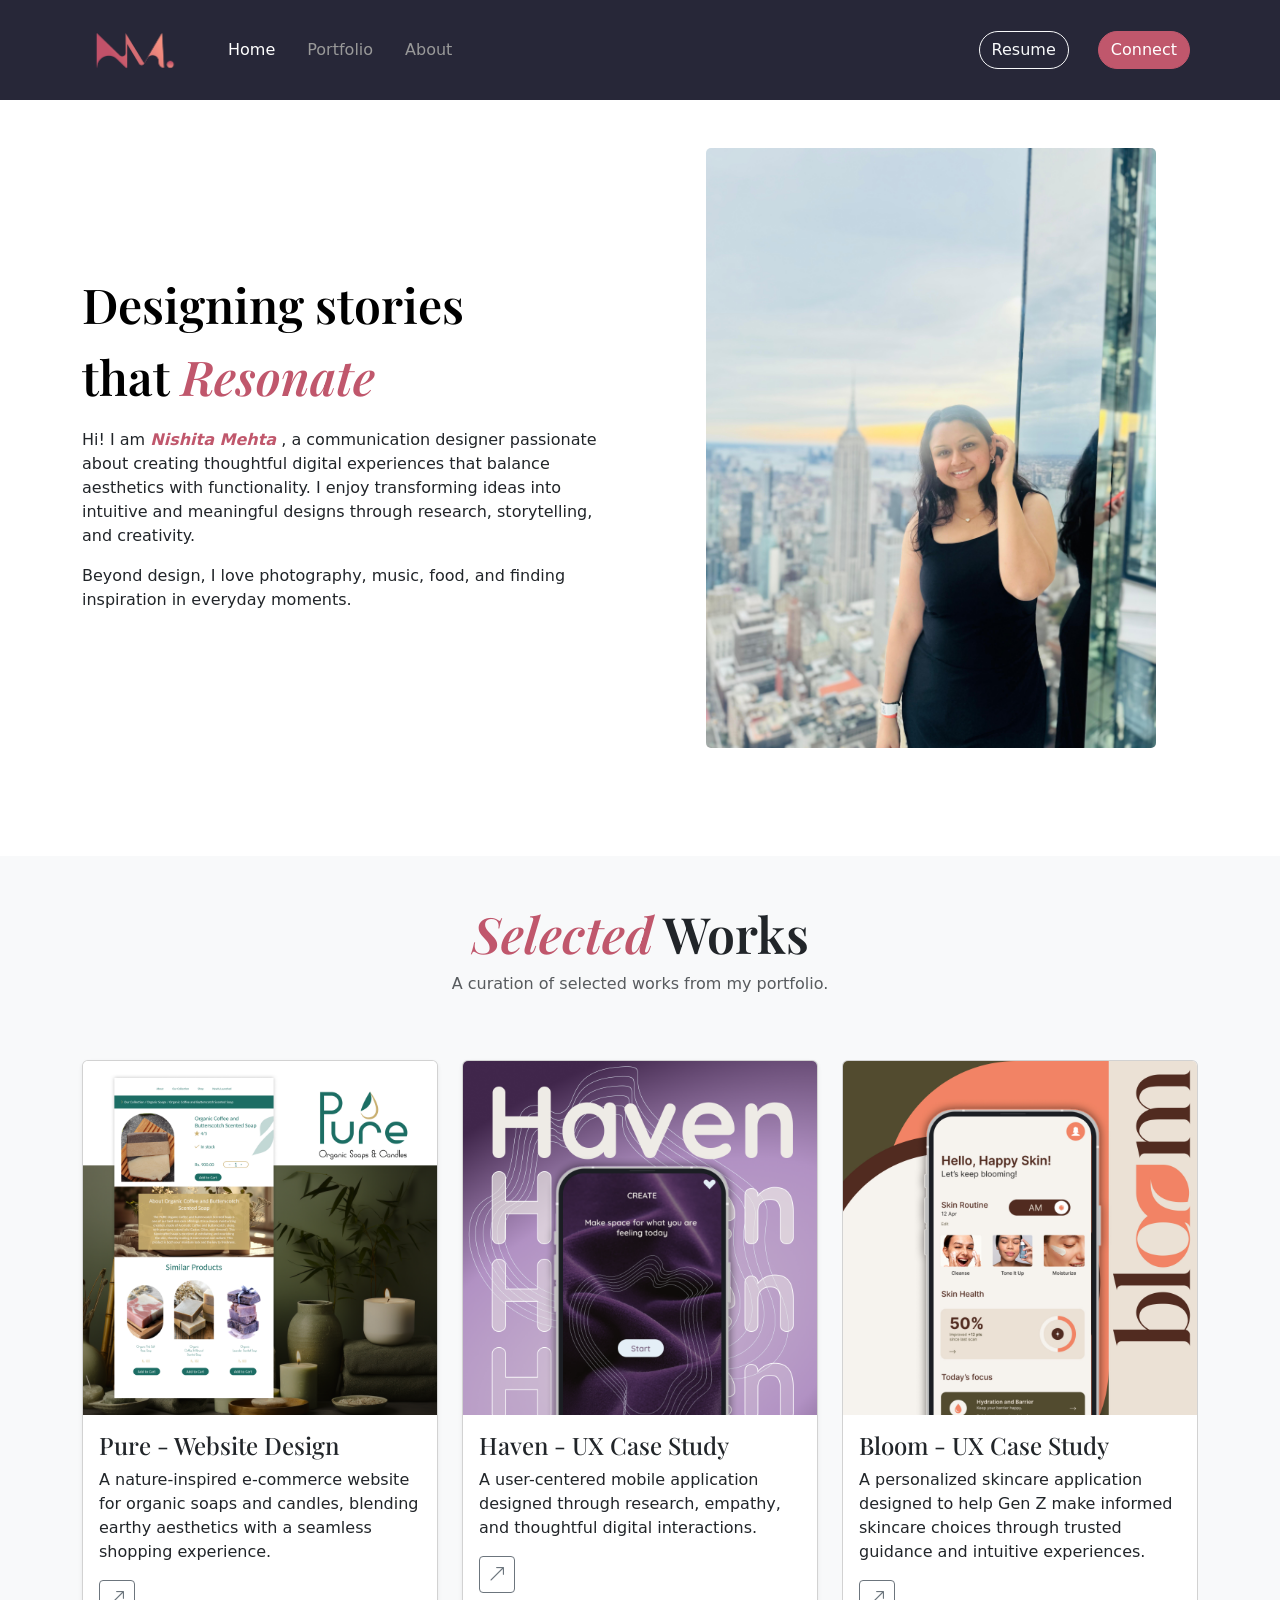
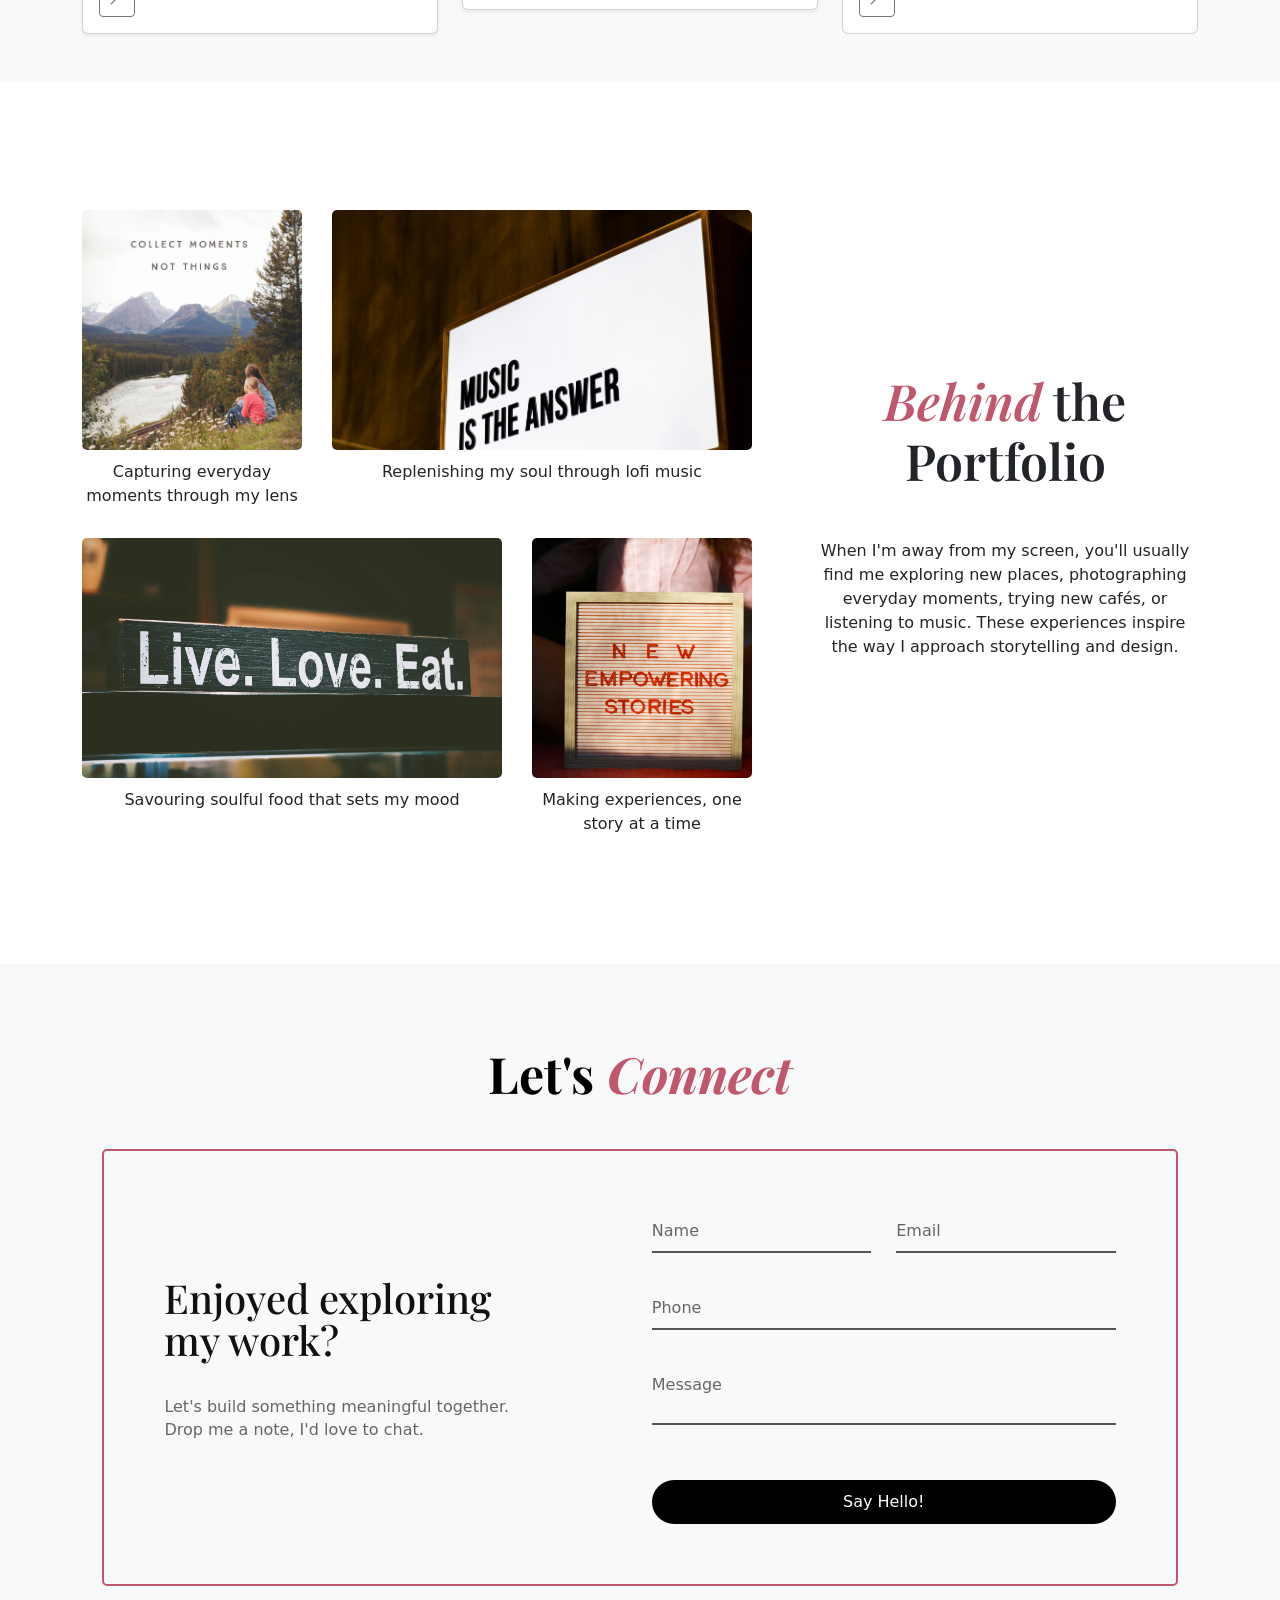
<file: index.html>
<!doctype html>
<html lang="en">

<head>
    <meta charset="UTF-8" />
    <meta name="viewport" content="width=device-width, initial-scale=1.0" />
    <title>Nishita Mehta</title>
    <link rel="icon" type="image/png" href="favicon.png">
    <link href="https://cdn.jsdelivr.net/npm/bootstrap@5.3.8/dist/css/bootstrap.min.css" rel="stylesheet"
        integrity="sha384-sRIl4kxILFvY47J16cr9ZwB07vP4J8+LH7qKQnuqkuIAvNWLzeN8tE5YBujZqJLB" crossorigin="anonymous" />
        <link rel="stylesheet"
href="https://cdn.jsdelivr.net/npm/bootstrap-icons@1.11.3/font/bootstrap-icons.min.css">
    <link rel="stylesheet" href="./style.css" />
<link rel="preconnect" href="https://fonts.googleapis.com">
<link rel="preconnect" href="https://fonts.gstatic.com" crossorigin>
<link href="https://fonts.googleapis.com/css2?family=Merriweather:ital,opsz,wght@0,18..144,300..900;1,18..144,300..900&family=Playfair+Display:ital,wght@0,400..900;1,400..900&display=swap" rel="stylesheet">
</head>

<body>
    <header class="py-0 text-bg-dark">
        <div class="container">
            <div class="d-flex flex-wrap align-items-center justify-content-center justify-content-lg-start">
                <a href="/" class="d-flex center align-items-center mb-2 mb-lg-0 text-white text-decoration-none">
                </a>
                <ul class="nav col-12 col-lg-auto me-lg-auto mb-2 align-items-center justify-content-center mb-md-0">
                   
<li class="nav-item">
    <a href="#home" class="logo-link">
        <img
            src="logo.png"
            class="logo"
            height="100"
            alt="Nishita Mehta logo"
        >
    </a>
</li>

                    <li>
                        <a href="#home" id="homeLink" class="nav-link padding px-7">Home</a>
                    </li>
                   
                    <li><a href="#portfolio" id="portfolioLink" class="nav-link px-7 text">Portfolio</a></li>
                     <li><a href="#about" id="aboutLink" class="nav-link px-7 text">About</a></li>
                </ul>

                <div class="text-end">
                    <button type="button" id="resumeBtn" target="_blank" class="btn btn-outline-light me-4">Resume</button>
                    <button type="button" id="connectBtn" class="btn filled me-2">
                        Connect
                    </button>
                </div>
            </div>
        </div>
    </header>
    <div class="container" id="home">
        <div class="row flex-lg-row-reverse align-items-center g-5 py-5">
            <div class="col-12 col-sm-10 col-lg-6">
                <img src="intro pic.jpeg" class="d-block mx-lg-auto img-fluid profile-img" alt="Bootstrap Themes" loading="lazy" />
            </div>
            <div class="col-lg-6">
                <h1 class="display-5 fw-semibold text-body-emphasis lh-base mb-3">
                    Designing stories
                    <br>
                    that
                    <span class="highlight">Resonate</span>
                </h1>
                <p class="lead">
                    Hi! I am <span class="bold fw-semibold">Nishita Mehta</span> , a communication designer passionate about
                    creating thoughtful digital experiences that balance aesthetics with
                    functionality. I enjoy transforming ideas into intuitive and
                    meaningful designs through research, storytelling, and creativity.
                    <br>
                </p>

                <p class="lead">Beyond design, I love photography, music, food, and finding
                    inspiration in everyday moments.</p>

                </p>
                <div class="d-grid gap-2 d-md-flex justify-content-md-start"></div>
            </div>
        </div>
    </div>
    <div>
        <div class="mt-60" id="portfolio">
        <div class=" album bg-body-tertiary">
            <div class="row py-lg-5 selected-works">
                <div class="col-lg-6 col-md-8 mx-auto align-items-center">
                    <h2 class="fw-semibold"><span class="highlight">Selected</span> Works</h2>
                    <p class="lead text-body-secondary">A curation of selected works from my portfolio.</p>
                    <p> </p>
                </div>
            </div>
        </div>
    </div>
    <div class="bg-body-tertiary">
    <div class="album selected-margin bg-body-tertiary">
        <div class="container">
           <div class="row row-cols-1 row-cols-md-2 row-cols-lg-3 g-4">
                <div class="col">
                    <div class="card shadow-sm"> 
<img
    src="images/pure/thumbnail1.png"
    class="card-img-top project-thumbnail"
    alt="Pure Organic Soaps and Candles website design"
    loading="lazy">

                          
                        <div class="card-body">
                             <h4>Pure - Website Design</h4>
                            <p class="card-text">A nature-inspired e-commerce website for organic soaps and candles, blending earthy aesthetics with a seamless shopping experience.</p>
                            <div class="d-flex justify-content-between align-items-center">
                                <div class="btn-group"> 
<a href="pure.html"
   class="btn btn-sm btn-outline-secondary project-btn"
   aria-label="View Pure project">

    <i class="bi bi-arrow-up-right arrow"></i>

</a>
</div>
                            </div>
                        </div>
                    </div>
                </div>
                
<!-- PROJECT 2: HAVEN -->

<div class="col">
    <div class="card shadow-sm">

        <img
            src="images/haven/thumbnail2.png"
            class="card-img-top project-thumbnail"
            alt="Haven mobile application UX design"
            loading="lazy">

        <div class="card-body">

            <h4>Haven - UX Case Study</h4>

            <p class="card-text">
                A user-centered mobile application
                designed through research, empathy,
                and thoughtful digital interactions.
            </p>

            <div class="d-flex justify-content-between align-items-center">

                <div class="btn-group">

                    <a href="haven.html"
                       class="btn btn-sm btn-outline-secondary project-btn"
                       aria-label="View Haven project">

                        <i class="bi bi-arrow-up-right arrow"></i>

                    </a>

                </div>

            </div>

        </div>

    </div>
</div>

            
<div class="col">
    <div class="card h-100">

        <img src="images/bloom/bloom.jpg"
             class="card-img-top"
             alt="Bloom Skincare Application">

        <div class="card-body">

            <h4 class="card-title">
                Bloom - UX Case Study
            </h4>

            <p class="card-text">
                A personalized skincare application designed
                to help Gen Z make informed skincare choices
                through trusted guidance and intuitive experiences.
            </p>

           <a href="bloom.html"
   class="btn btn-sm btn-outline-secondary project-btn"
   aria-label="View Bloom project">

    <i class="bi bi-arrow-up-right arrow"></i>

</a>

        </div>
    </div>
</div>

                </div>
            </div>
        </div>
    </div>
</div>
</div>

  <section class="container behind-section py-5" id="about">

   

  <div class="collage">

    <div class="collage-row">
        <div>
        <img src="./photography.jpg" class="small" alt="">
        <div class="description">Capturing everyday moments through my lens</div>
        </div>
        <div>
        <img src="./music.jpg" class="medium" alt="">
        <div class="description">Replenishing my soul through lofi music</div>
        </div>
    </div>

    <div class="collage-row reverse">
        <div>
        <img src="./food.jpg" class="medium music" alt="">
        <div class="description">Savouring soulful food that sets my mood</div>
        </div>
        <div>
        <img src="./experiences.jpg" class="small" alt="">
        <div class="description">Making experiences, one story at a time</div>
        </div>
    </div>

</div>
    
   
</div>
<div class="about-text">
         <h2 class="text-center mb-5 fw-semibold">
        <span class="highlight">Behind</span> the Portfolio
    </h2>
        <p>
            When I'm away from my screen, you'll usually find me exploring new
            places, photographing everyday moments, trying new cafés, or listening
            to music. These experiences inspire the way I approach storytelling and
            design.
        </p>
    </div>

</section>

</div>
<section class="contact-section bg-body-tertiary" id="contact">
    <h2 class="contact-title">Let's<span class="highlight"> Connect</span></h2>

    <div class="contact-box">

        <div class="contact-left">
            <h3>Enjoyed exploring<br>my work?</h3>

            <p>
                Let's build something meaningful together.<br>
                Drop me a note, I'd love to chat.
            </p>
        </div>

        <form class="contact-form" id="contactForm">

            <div class="form-row">
                <div class="input-group">
                    <input type="text" id="name" placeholder="Name" required>
                </div>

                <div class="input-group">
                    <input type="email" id="email" placeholder="Email" required>
                </div>
            </div>

            <div class="form-row">
                <div class="input-group">
                    <input type="tel" id="phone" placeholder="Phone">
                </div>
            </div>

            <div class="form-row">
                <div class="input-group full">
                    <textarea id="message" placeholder="Message"></textarea>
                </div>
            </div>

            <button type="submit" id="helloBtn">
                Say Hello!
            </button>

        </form>

    </div>
</section>
<footer>
    <div class="footer">
       
    </div>
</footer>
</div>
<script src="./script.js"></script>
</body>

</html>
</file>
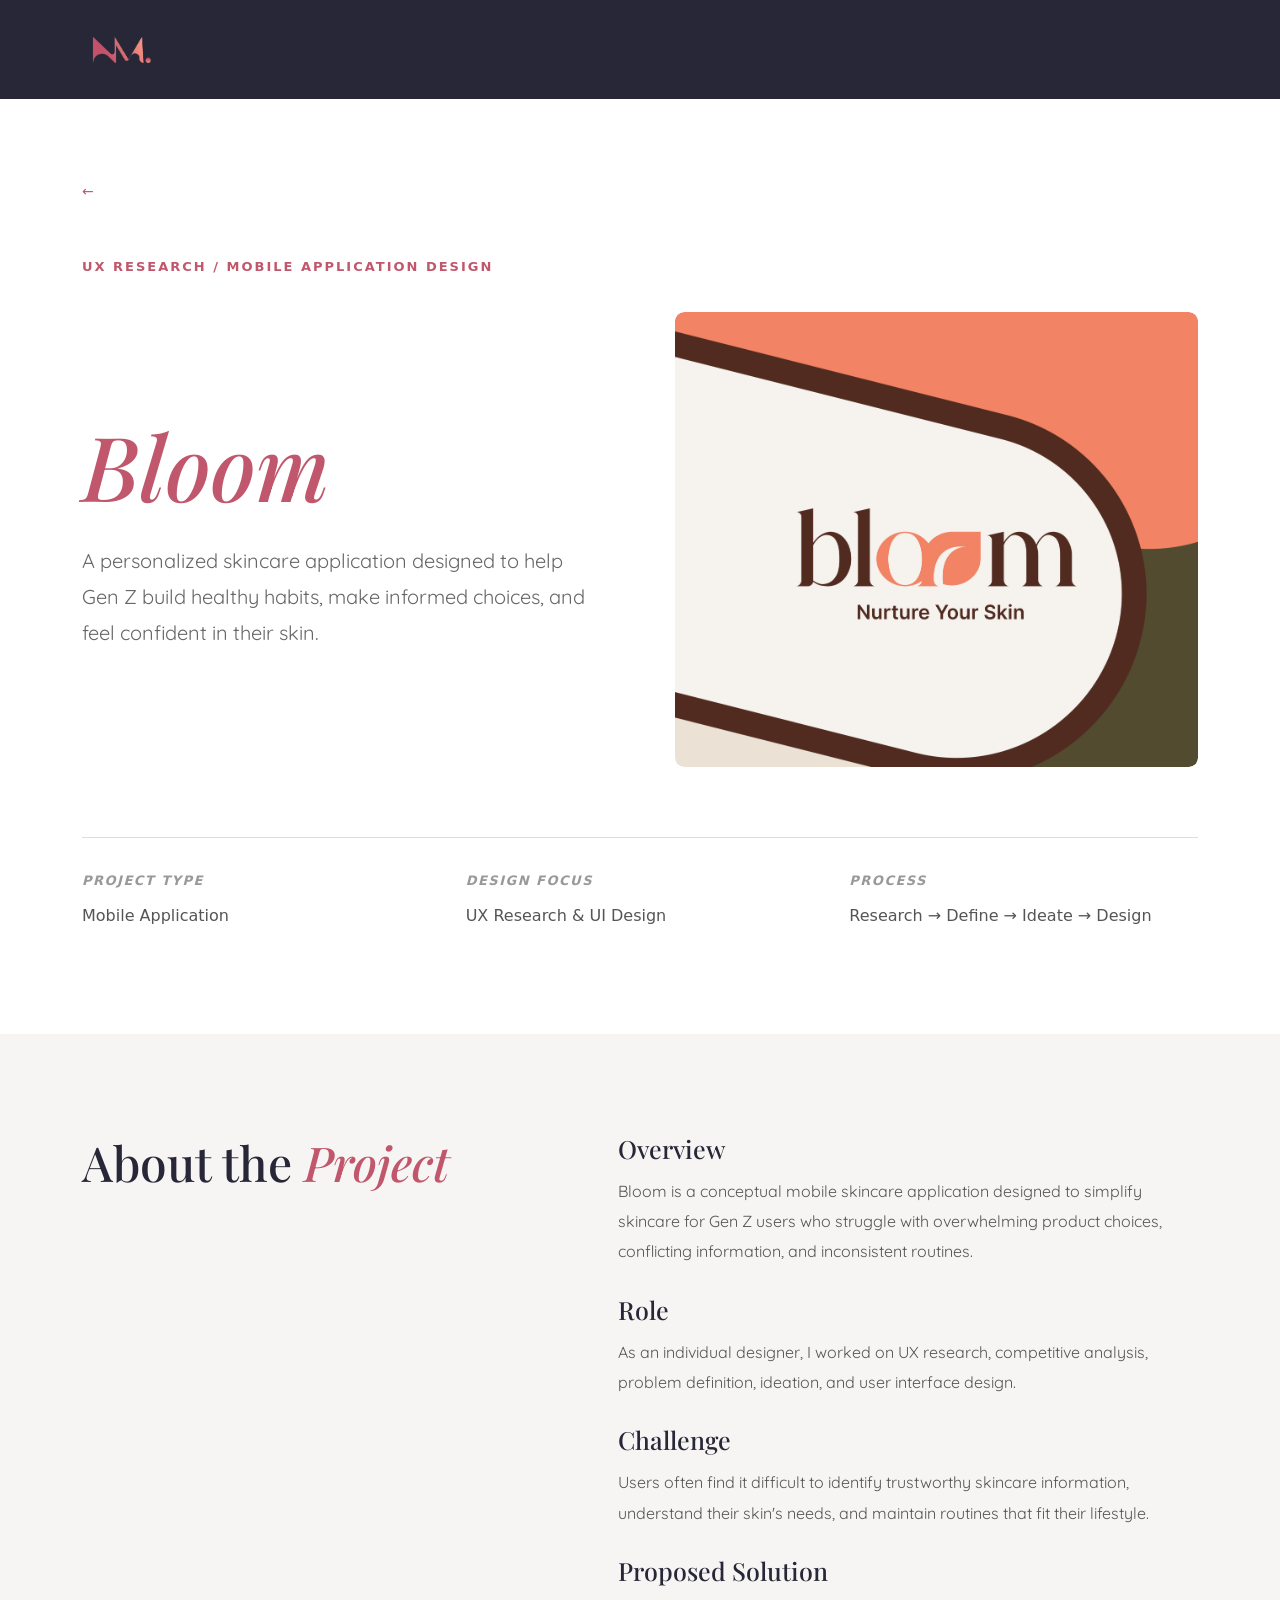
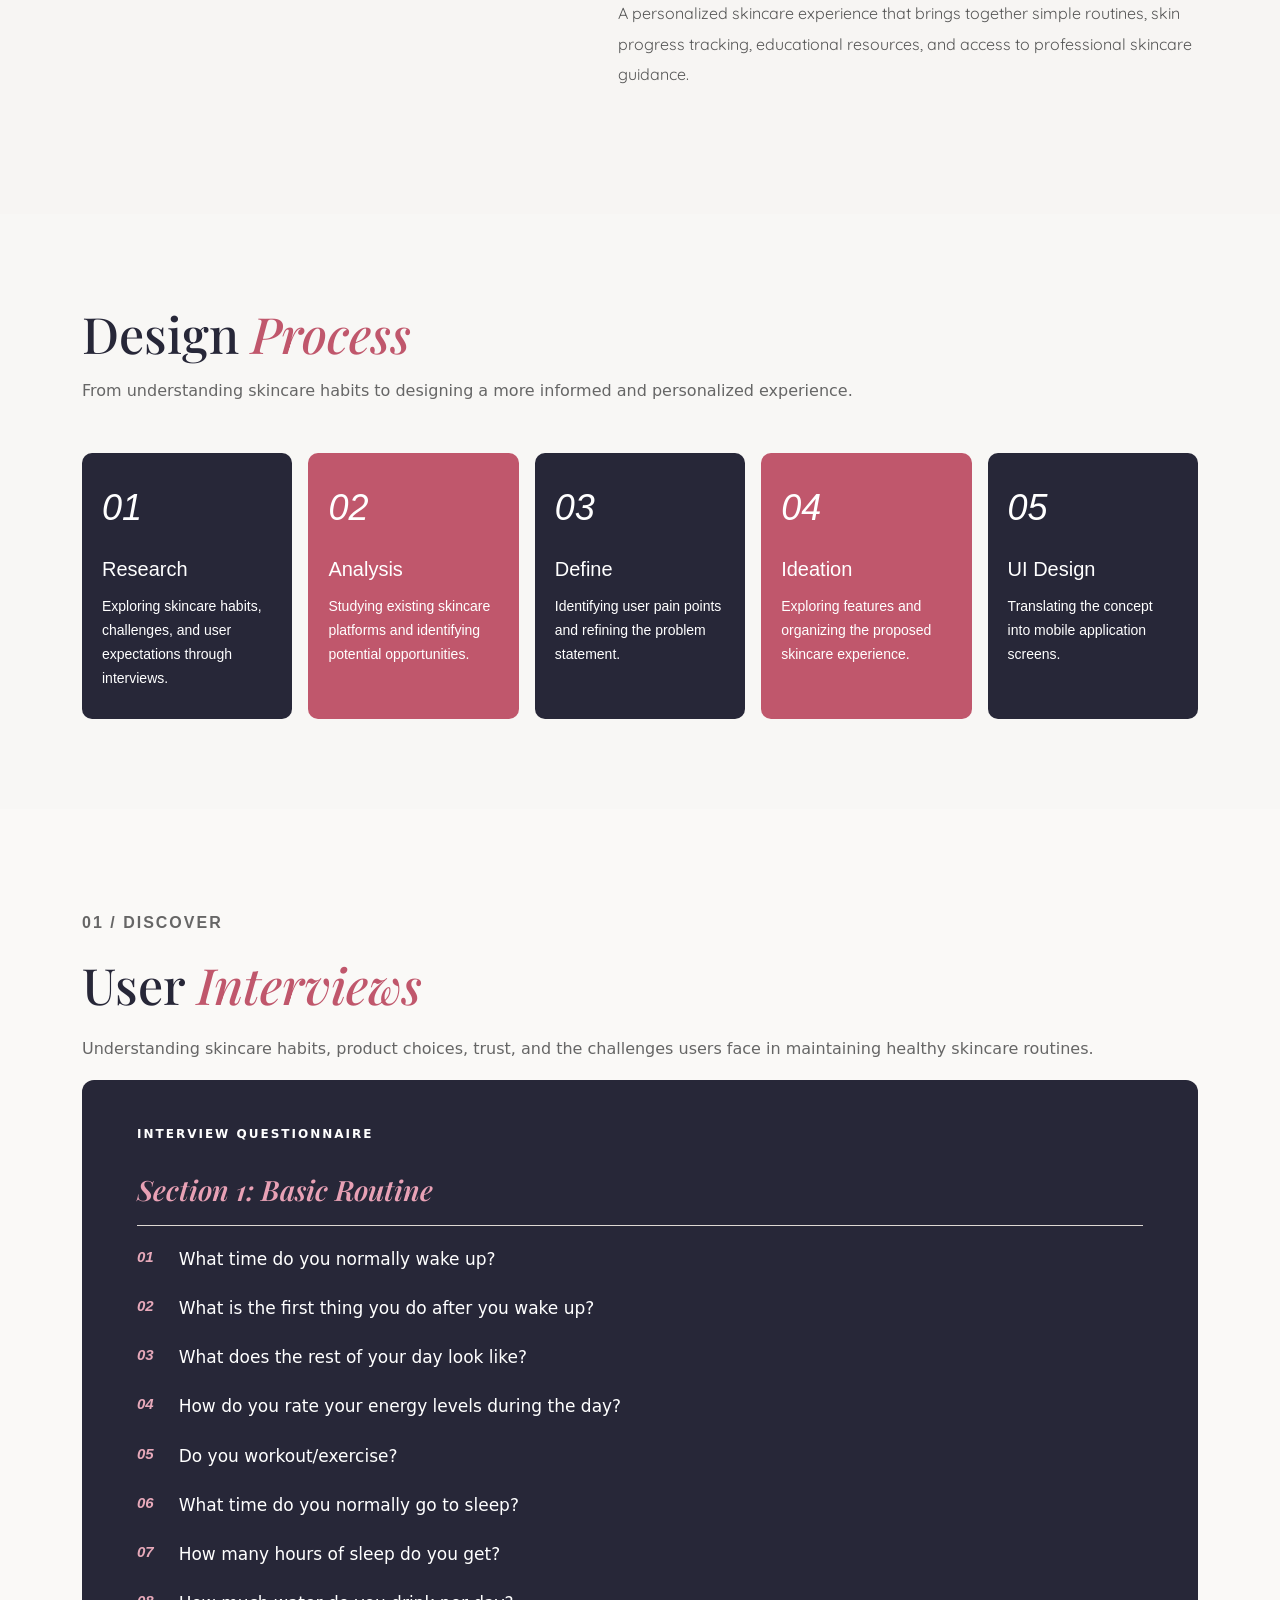
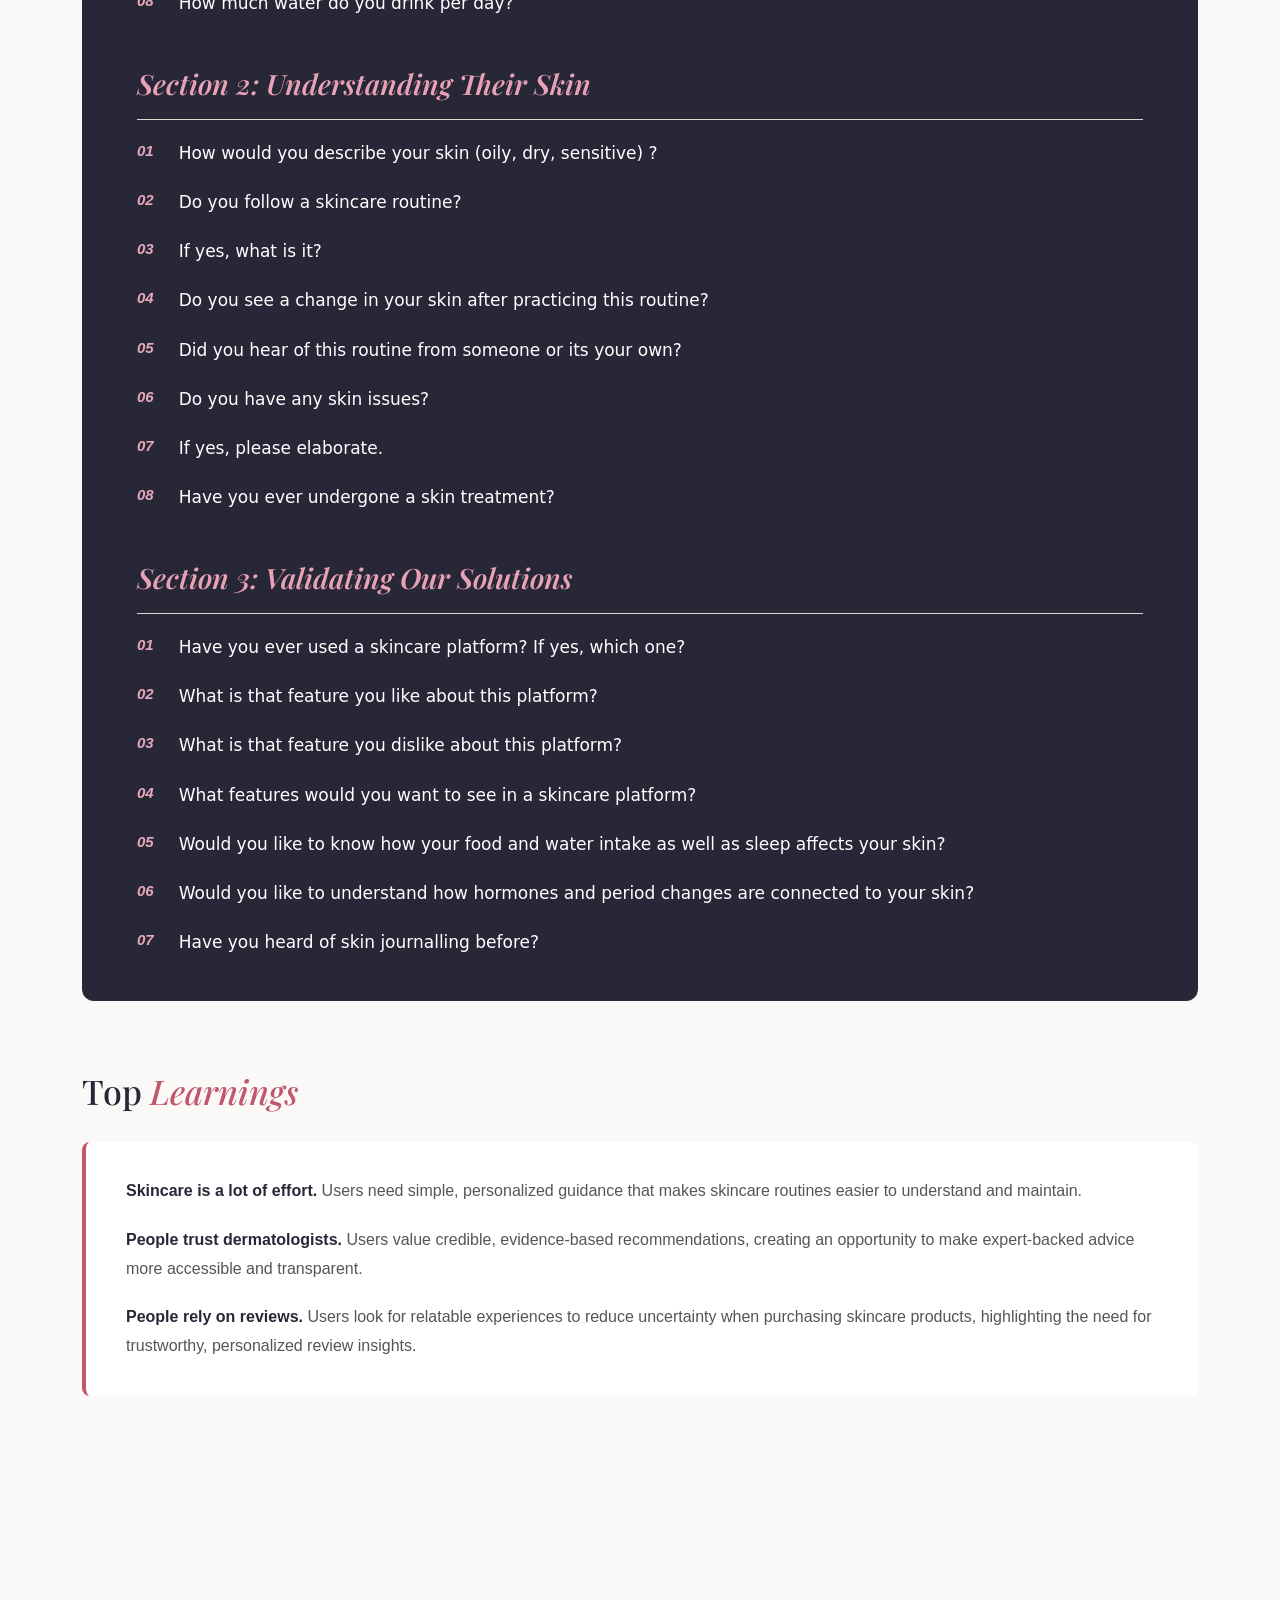
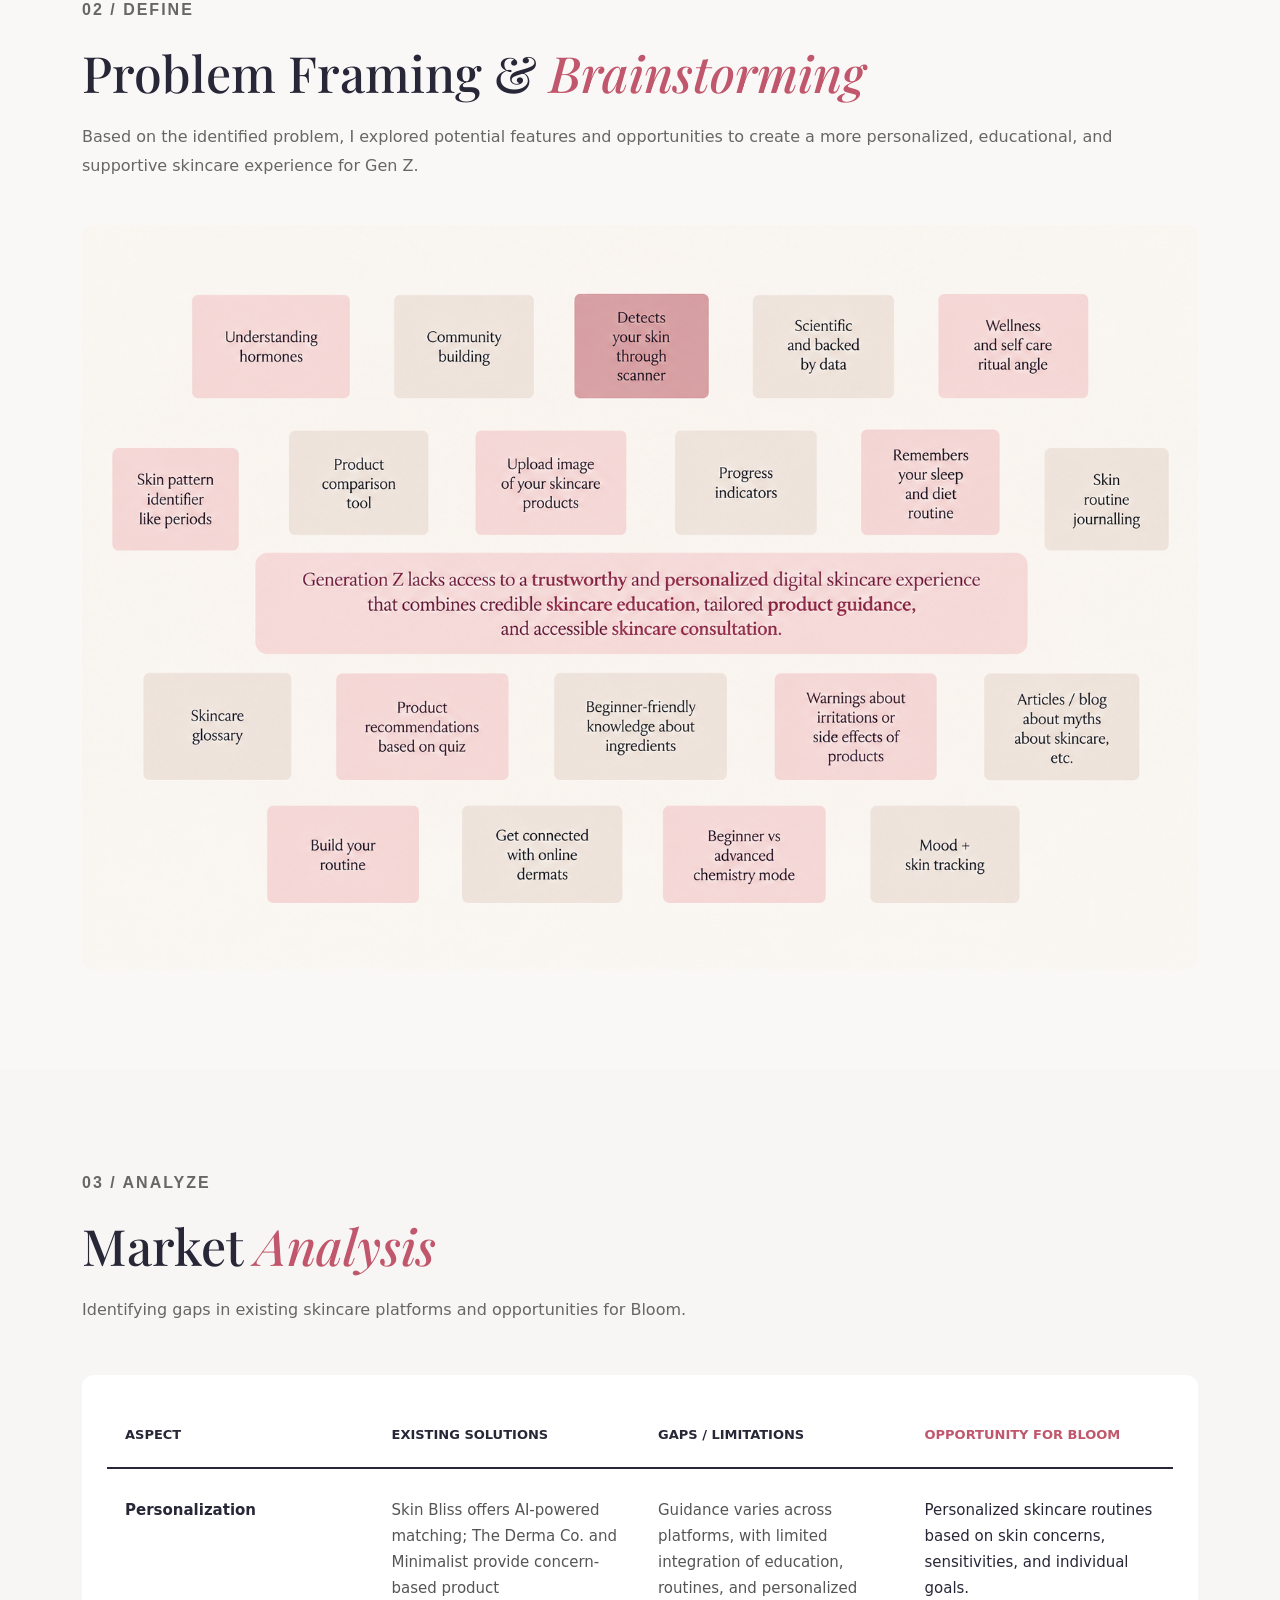
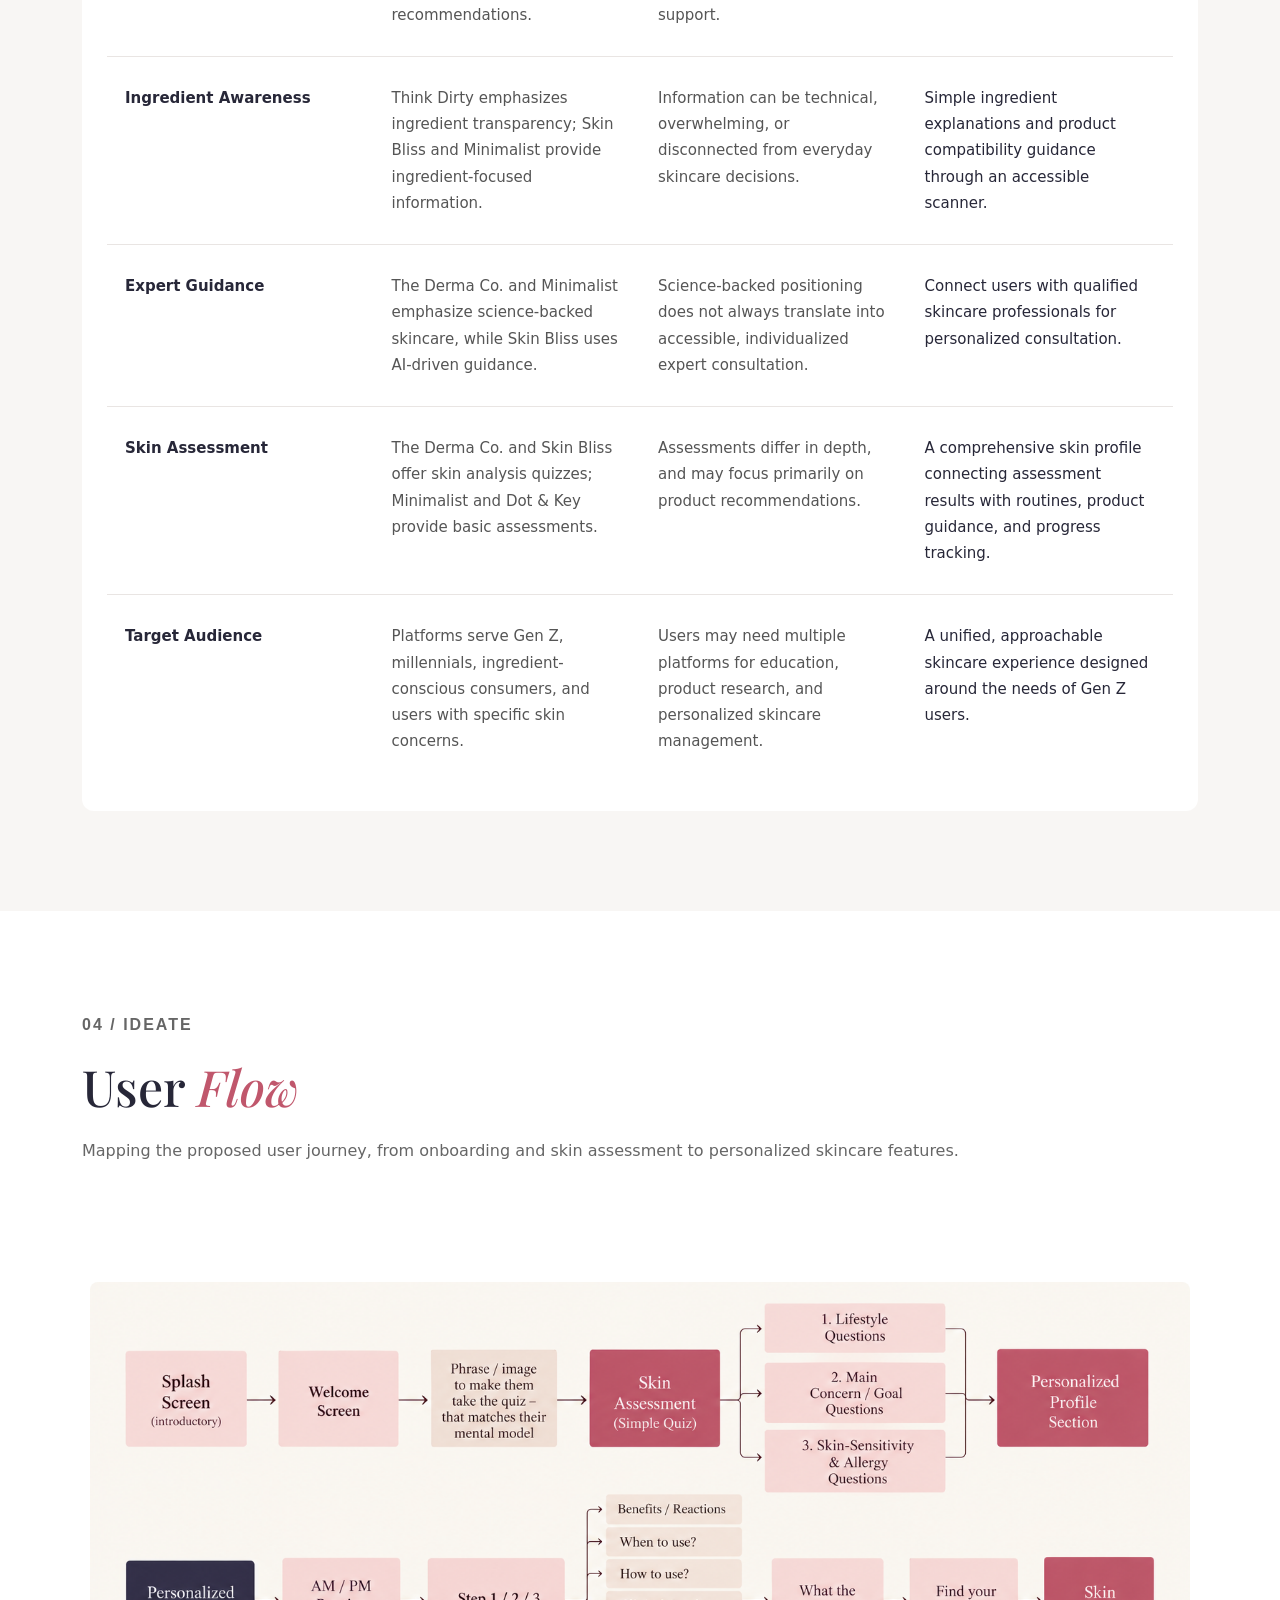
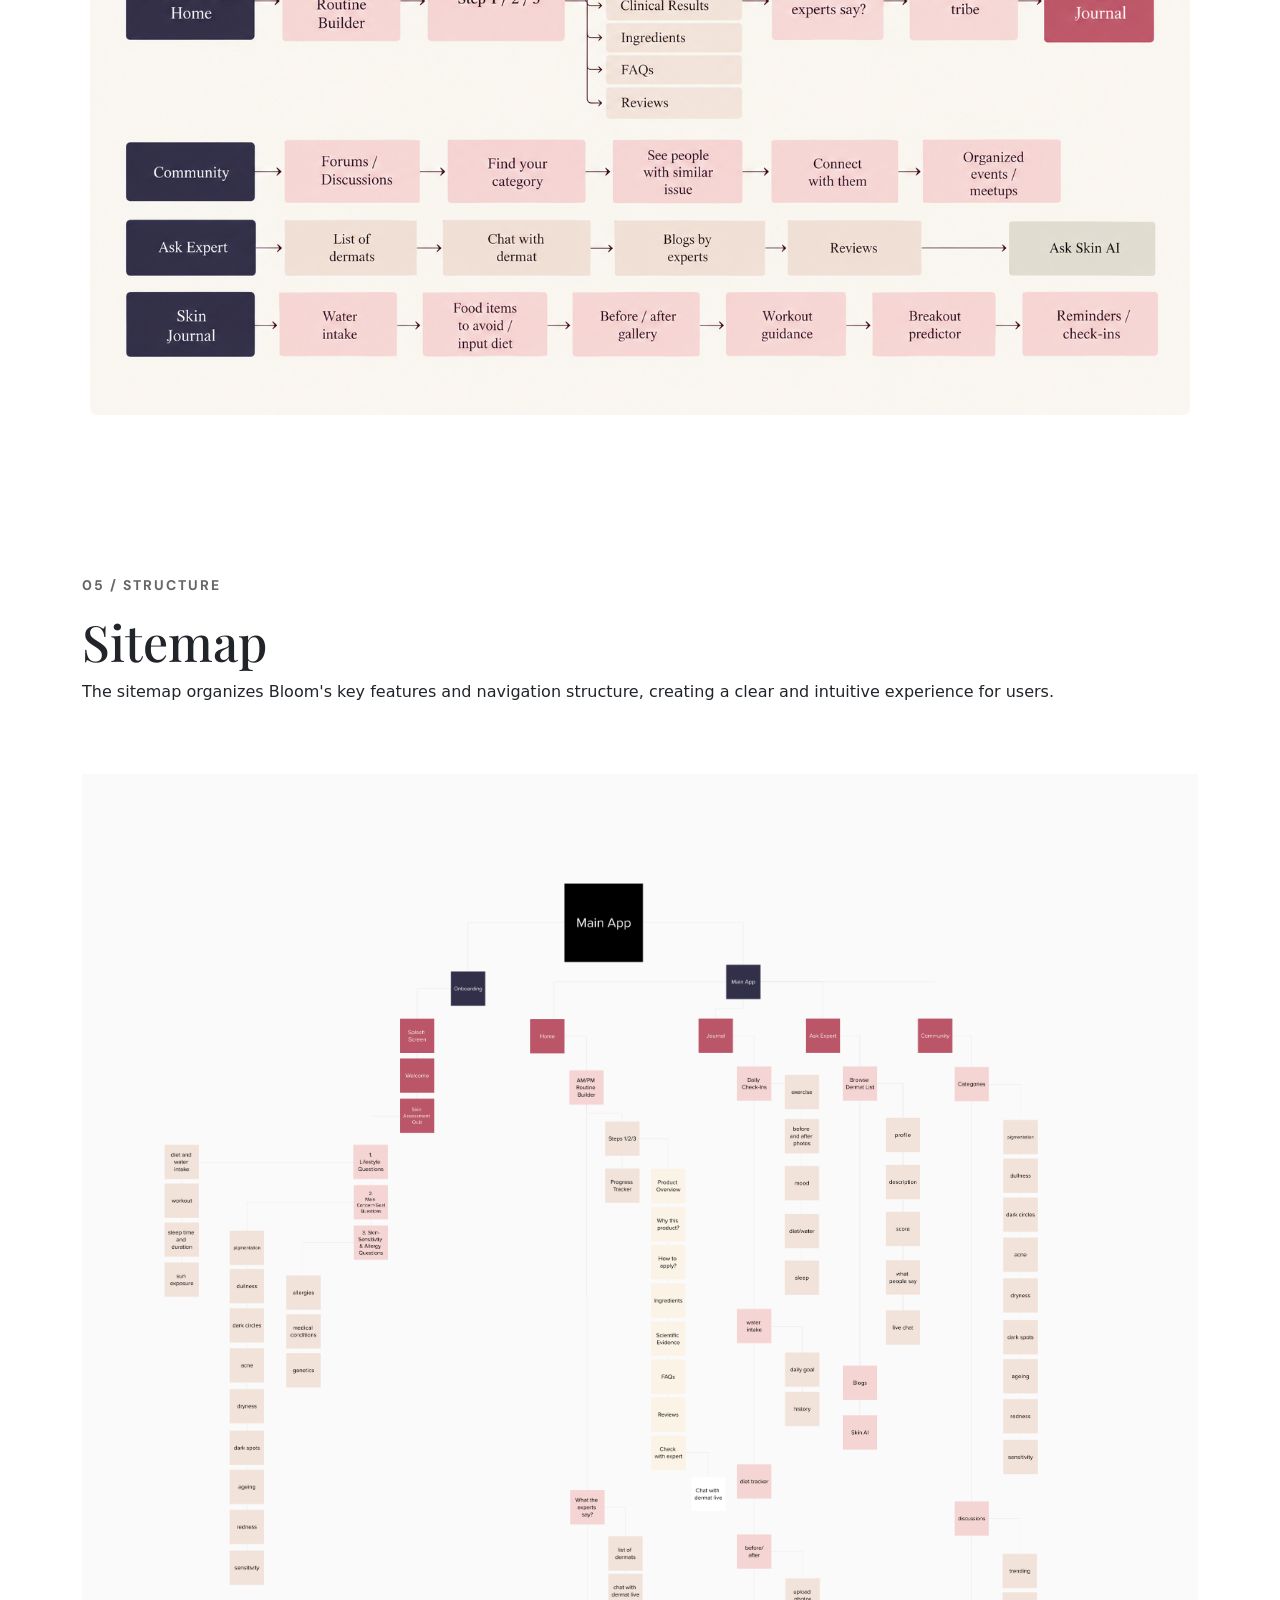
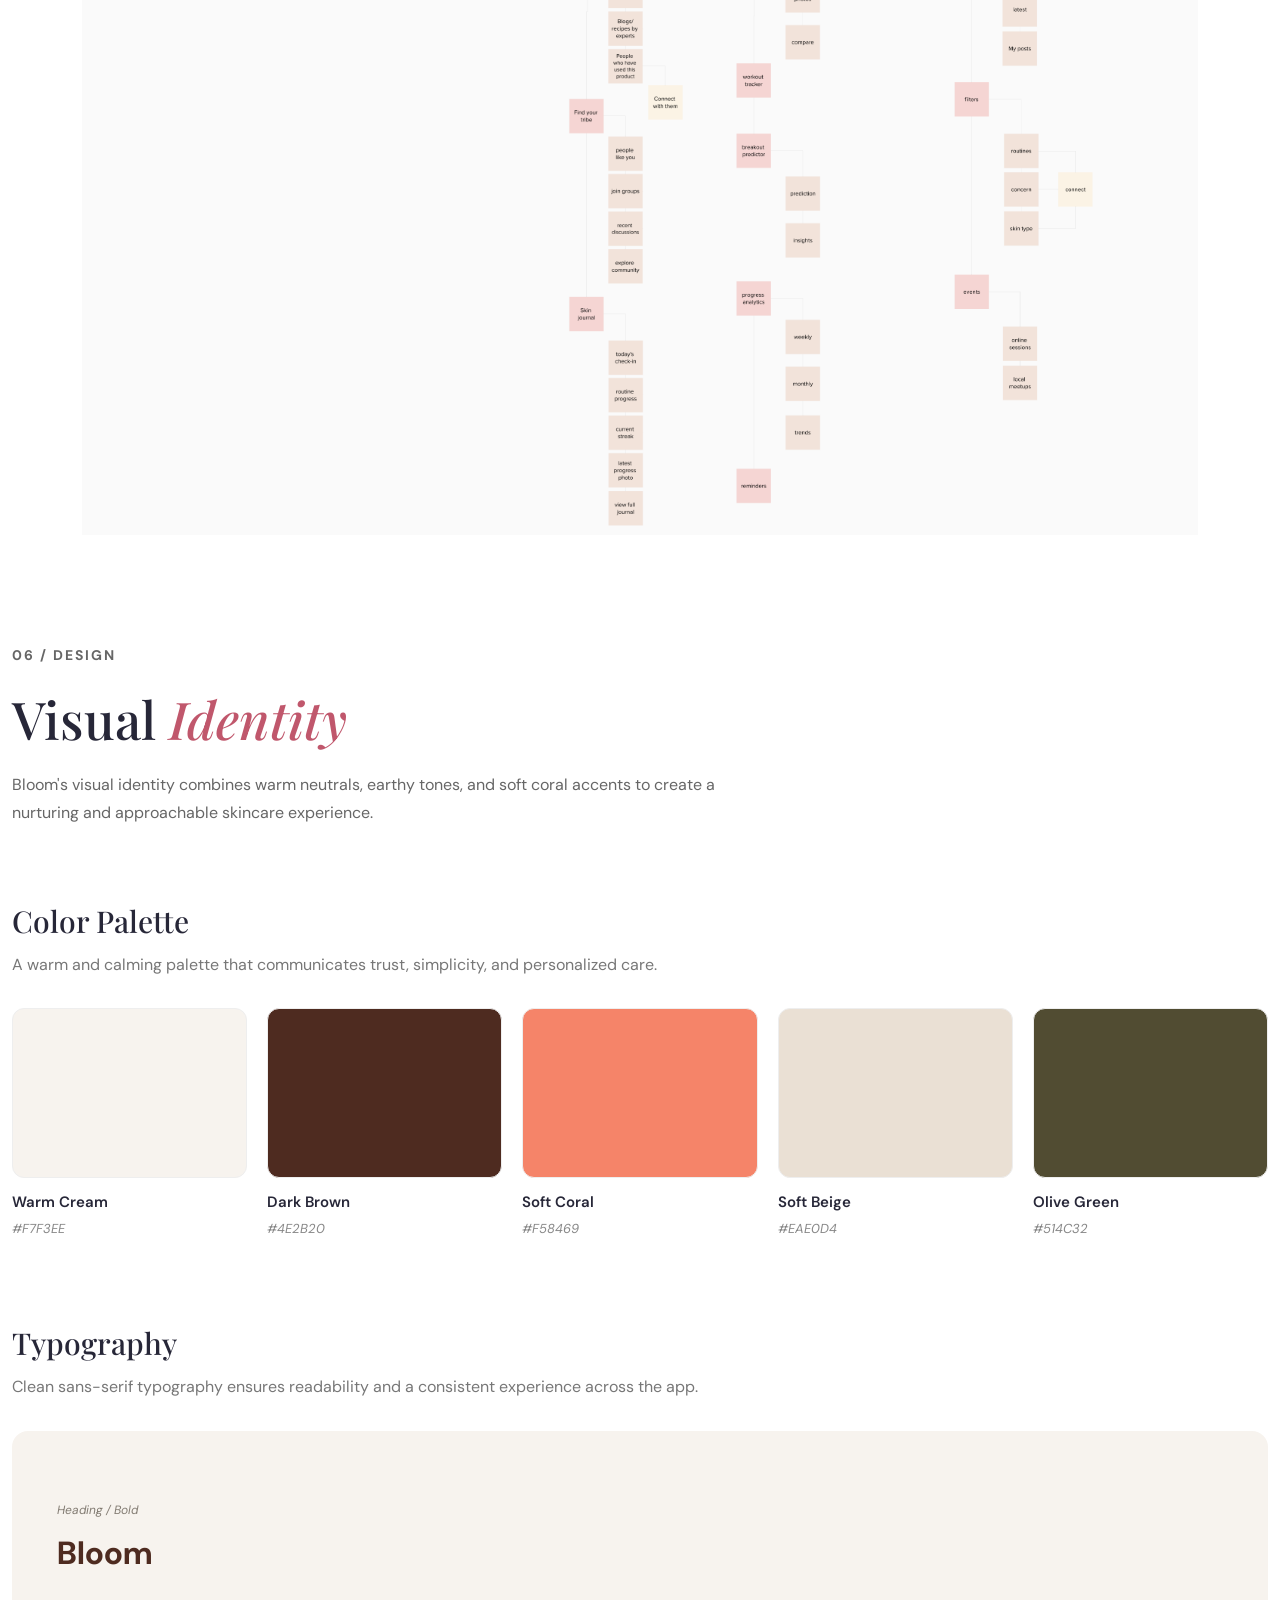
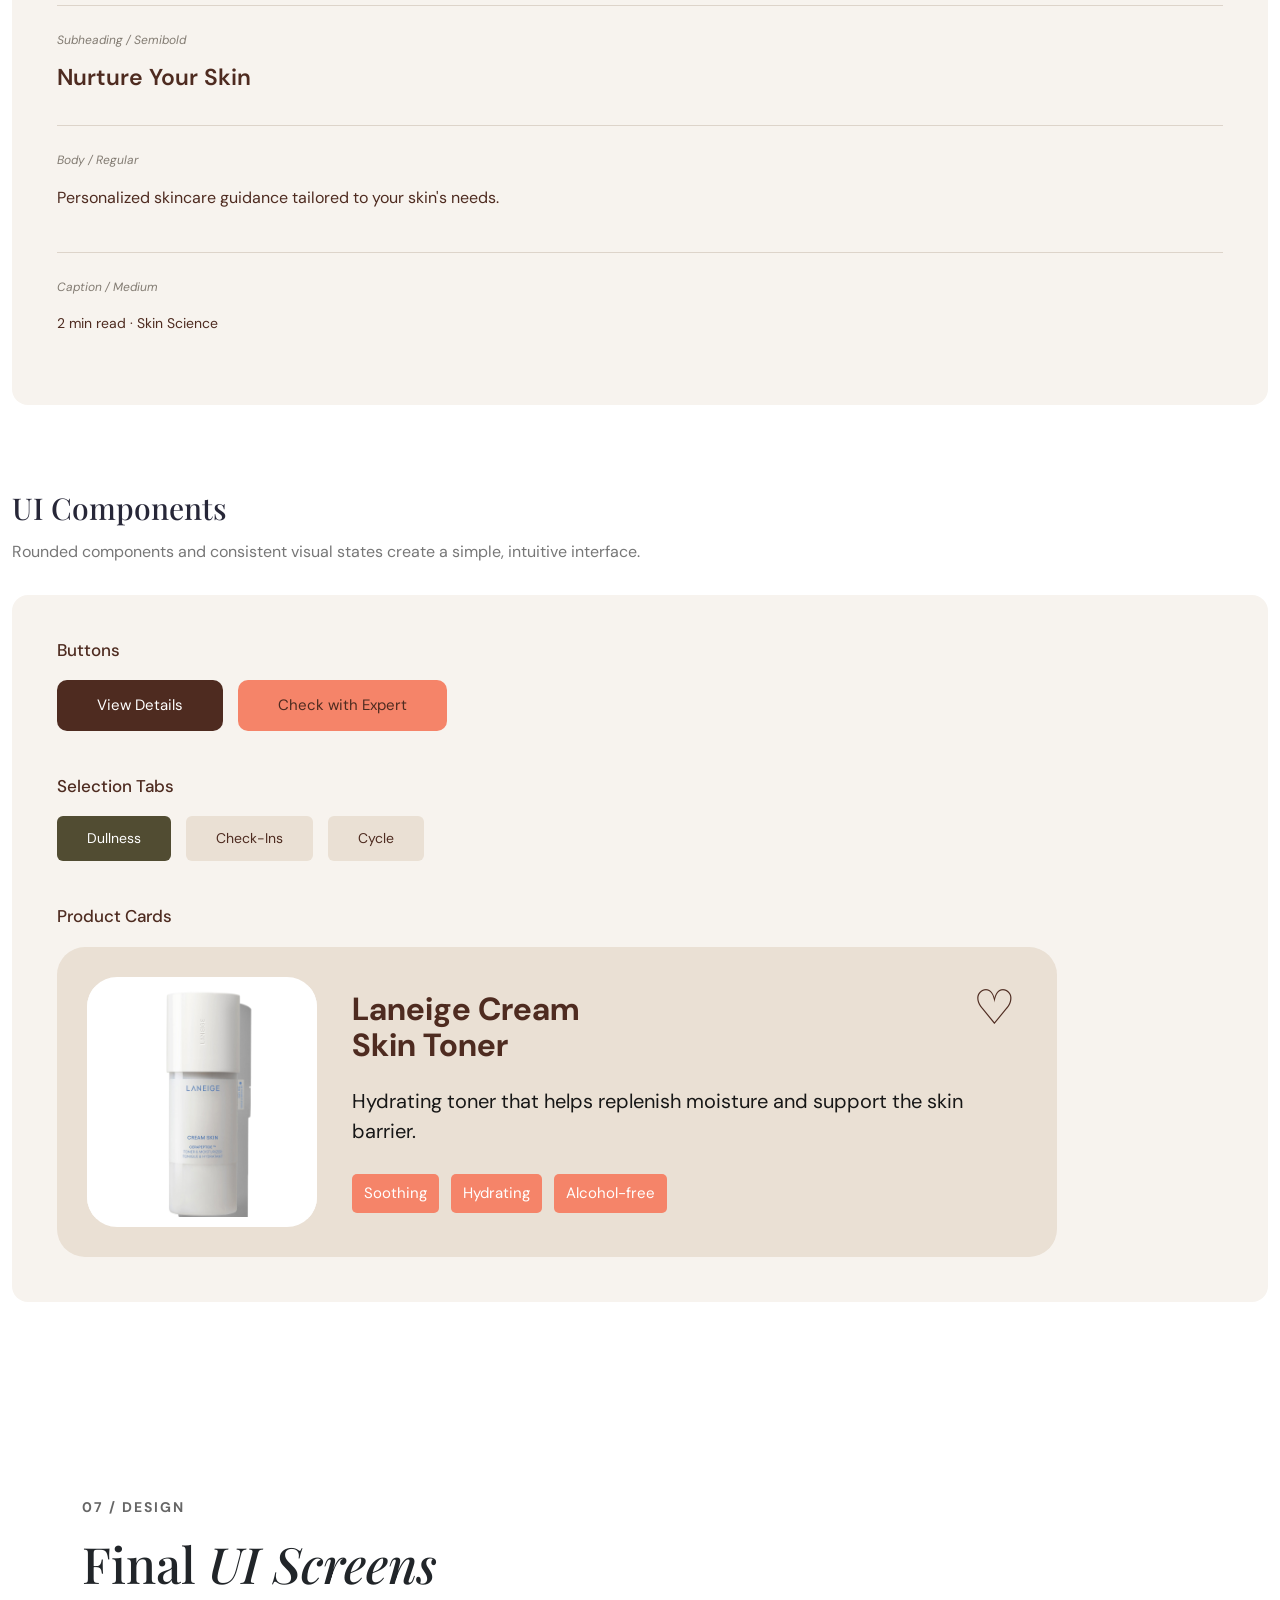
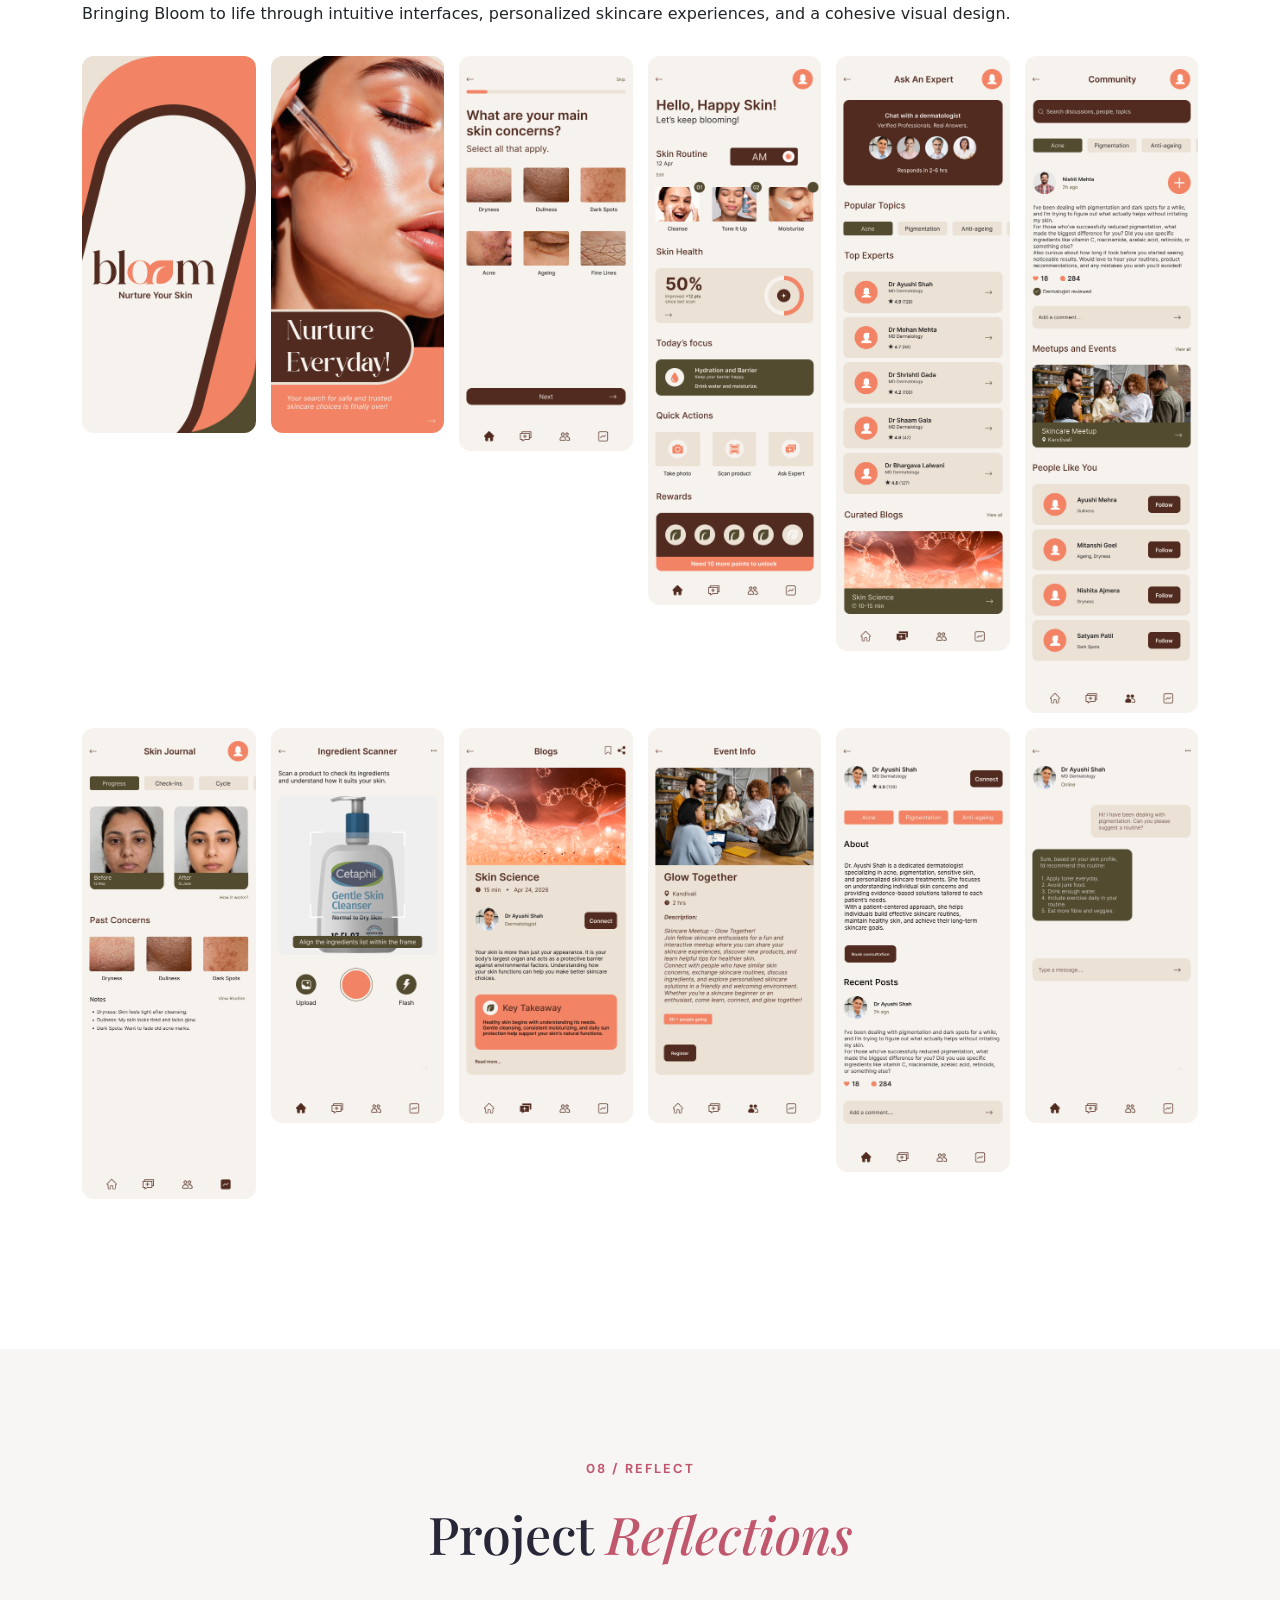
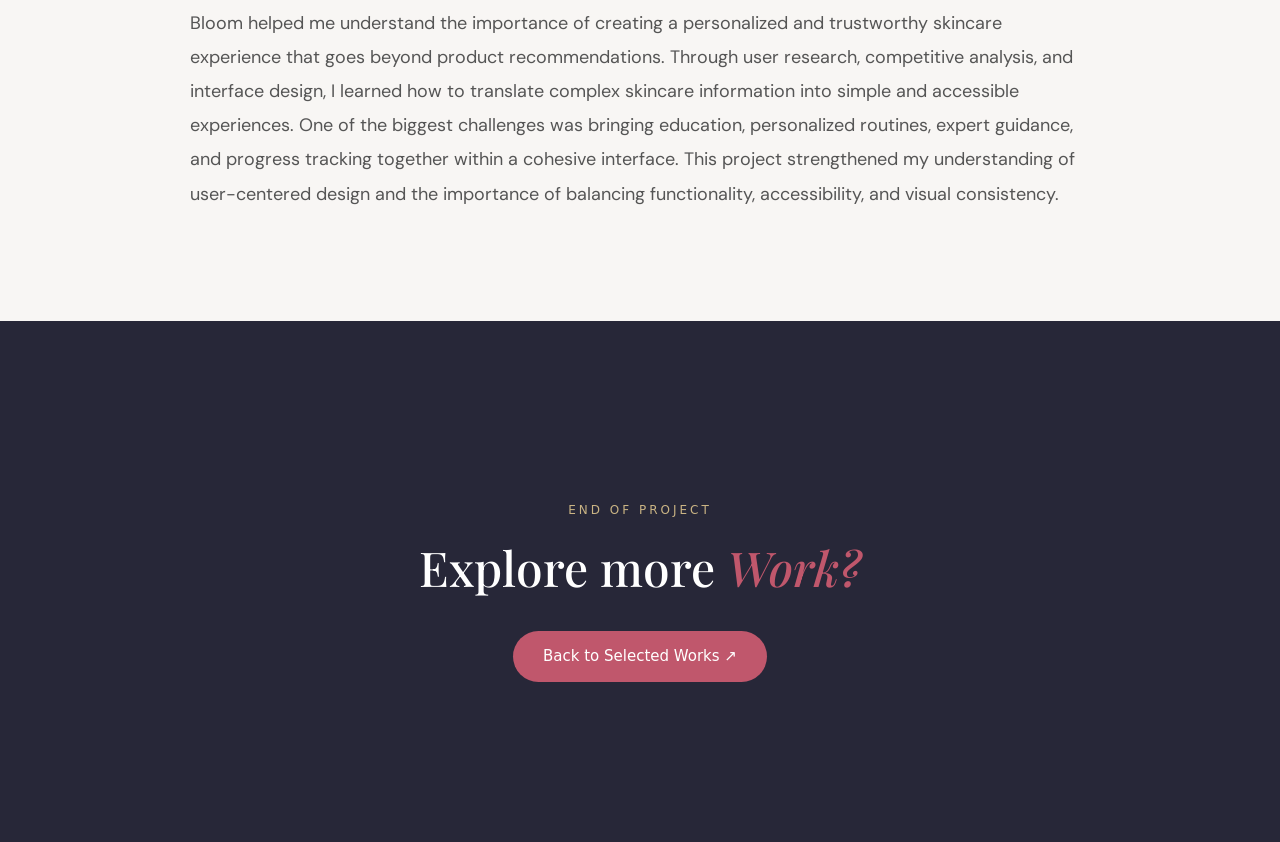
<file: bloom.html>
<!doctype html>
<html lang="en">

<head>
  <meta charset="UTF-8">
  <meta name="viewport" content="width=device-width, initial-scale=1.0">

  <title>Bloom | Nishita Mehta</title>
  <link rel="icon" type="image/png" href="favicon.png">

  <link href="https://cdn.jsdelivr.net/npm/bootstrap@5.3.8/dist/css/bootstrap.min.css" rel="stylesheet">

  <link href="https://fonts.googleapis.com/css2?family=Playfair+Display:ital,wght@0,400..900;1,400..900&display=swap" rel="stylesheet">

  <link href="https://fonts.googleapis.com/css2?family=Quicksand:wght@400;500;600;700&display=swap" rel="stylesheet">

  <link href="https://fonts.googleapis.com/css2?family=DM+Sans:wght@400;500;600;700&family=Playfair+Display:ital,wght@0,400;0,600;0,700;1,400;1,600&display=swap" rel="stylesheet">


  <link rel="stylesheet" href="style.css">
</head>

<script>
  function resizeBloomFlow() {
    const iframe = document.getElementById("bloomFlow");
    if (!iframe) return;

    const width = iframe.getBoundingClientRect().width;
    iframe.style.height = Math.ceil(width * 2232 / 1303) + "px";
  }

  window.addEventListener("load", resizeBloomFlow);
  window.addEventListener("resize", resizeBloomFlow);
  resizeBloomFlow();
</script>

<body>

  <!-- NAVIGATION: SAME AS HAVEN -->
  <header class="text-bg-dark">
    <div class="container">
      <nav class="project-nav">
        <a href="index.html#home">
          <img src="logo.png" class="logo" height="75" alt="Nishita Mehta">
        </a>
      </nav>
    </div>
  </header>

  <main>

    <!-- BLOOM INTRODUCTION -->
   
<!-- BLOOM HERO SECTION -->
<section class="bloom-intro container">

    <!-- Back Arrow -->
    <a href="index.html#portfolio" class="back-link">
        ←
    </a>

    <p class="haven-category">
        UX RESEARCH / MOBILE APPLICATION DESIGN
    </p>

    <div class="bloom-hero-grid">

        <!-- LEFT SIDE -->
        <div class="bloom-hero-text">

            <h1 class="bloom-title">
                Bloom
            </h1>

            <p class="bloom-subtitle">
                A personalized skincare application designed
                to help Gen Z build healthy habits, make
                informed choices, and feel confident
                in their skin.
            </p>

        </div>

        <!-- RIGHT SIDE -->
        <div class="bloom-hero-image">

            <img
                src="images/bloom/Slide 18.jpg"
                alt="Bloom skincare application cover"
            >

        </div>

    </div>

    <!-- PROJECT INFORMATION -->
    <div class="bloom-project-info">

        <div>
            <span>PROJECT TYPE</span>
            <p>Mobile Application</p>
        </div>

        <div>
            <span>DESIGN FOCUS</span>
            <p>UX Research & UI Design</p>
        </div>

        <div>
            <span>PROCESS</span>
            <p>Research → Define → Ideate → Design</p>
        </div>

    </div>

</section>

    <!-- 01 / OVERVIEW -->
    <section class="project-overview">
      <div class="container overview-grid">

        <h2>
          About the <span>Project</span>
        </h2>

        <div class="bloom-overview-content">

          <h3>Overview</h3>
          <p>
            Bloom is a conceptual mobile skincare application
            designed to simplify skincare for Gen Z users who
            struggle with overwhelming product choices,
            conflicting information, and inconsistent routines.
          </p>

          <h3>Role</h3>
          <p>
            As an individual designer, I worked on UX research,
            competitive analysis, problem definition, ideation,
            and user interface design.
          </p>

          <h3>Challenge</h3>
          <p>
            Users often find it difficult to identify trustworthy
            skincare information, understand their skin's needs,
            and maintain routines that fit their lifestyle.
          </p>

          <h3>Proposed Solution</h3>
          <p>
            A personalized skincare experience that brings
            together simple routines, skin progress tracking,
            educational resources, and access to professional
            skincare guidance.
          </p>

        </div>

      </div>
    </section>

    <!-- 02 / DESIGN PROCESS -->
    <section class="haven-process">
      <div class="container">

        <div class="haven-process-heading">
          <h2>Design <span>Process</span></h2>
          <p>
            From understanding skincare habits to designing
            a more informed and personalized experience.
          </p>
        </div>

        <div class="haven-process-grid">

          <div class="haven-process-step">
            <span>01</span>
            <h3>Research</h3>
            <p>
              Exploring skincare habits, challenges,
              and user expectations through interviews.
            </p>
          </div>

          <div class="haven-process-step">
            <span>02</span>
            <h3>Analysis</h3>
            <p>
              Studying existing skincare platforms
              and identifying potential opportunities.
            </p>
          </div>

          <div class="haven-process-step">
            <span>03</span>
            <h3>Define</h3>
            <p>
              Identifying user pain points and
              refining the problem statement.
            </p>
          </div>

          <div class="haven-process-step">
            <span>04</span>
            <h3>Ideation</h3>
            <p>
              Exploring features and organizing
              the proposed skincare experience.
            </p>
          </div>

          <div class="haven-process-step">
            <span>05</span>
            <h3>UI Design</h3>
            <p>
              Translating the concept into
              mobile application screens.
            </p>
          </div>

        </div>

      </div>
    </section>

<!-- SECTION 4: BLOOM USER INTERVIEWS -->
<section class="haven-interviews">
  <div class="container">

    <div class="haven-interviews-heading">
      <p class="haven-stage-label">01 / DISCOVER</p>
      <h2>User <span>Interviews</span></h2>
      <p>
        Understanding skincare habits, product choices,
        trust, and the challenges users face in maintaining
        healthy skincare routines.
      </p>
    </div>

    <!-- INTERVIEW QUESTIONS -->
    
<!-- INTERVIEW QUESTIONNAIRE -->
<div class="haven-questions">

    <p class="haven-questions-label">
        INTERVIEW QUESTIONNAIRE
    </p>

    <!-- SECTION 1: BASIC ROUTINE -->
   <h3 class="bloom-question-category">
    Section 1: Basic Routine
</h3>

    <div class="haven-question">
        <span>01</span>
        <p>What time do you normally wake up?</p>
    </div>

    <div class="haven-question">
        <span>02</span>
        <p>What is the first thing you do after you wake up?</p>
    </div>

    <div class="haven-question">
        <span>03</span>
        <p>What does the rest of your day look like?</p>
    </div>

    <div class="haven-question">
        <span>04</span>
        <p>How do you rate your energy levels during the day?</p>
    </div>

    <div class="haven-question">
        <span>05</span>
        <p>Do you workout/exercise?</p>
    </div>

    <div class="haven-question">
        <span>06</span>
        <p>What time do you normally go to sleep?</p>
    </div>

    <div class="haven-question">
        <span>07</span>
        <p>How many hours of sleep do you get?</p>
    </div>

    <div class="haven-question">
        <span>08</span>
        <p>How much water do you drink per day?</p>
    </div>


    <!-- SECTION 2: UNDERSTANDING THEIR SKIN -->
    <h3 class="bloom-question-category">
    Section 2: Understanding Their Skin
</h3>

    <div class="haven-question">
        <span>01</span>
        <p>How would you describe your skin (oily, dry, sensitive) ?</p>
    </div>

    <div class="haven-question">
        <span>02</span>
        <p>Do you follow a skincare routine?</p>
    </div>

    <div class="haven-question">
        <span>03</span>
        <p>If yes, what is it?</p>
    </div>

    <div class="haven-question">
        <span>04</span>
        <p>Do you see a change in your skin after practicing this routine?</p>
    </div>

    <div class="haven-question">
        <span>05</span>
        <p>Did you hear of this routine from someone or its your own?</p>
    </div>

    <div class="haven-question">
        <span>06</span>
        <p>Do you have any skin issues?</p>
    </div>

    <div class="haven-question">
        <span>07</span>
        <p>If yes, please elaborate.</p>
    </div>

    <div class="haven-question">
        <span>08</span>
        <p>Have you ever undergone a skin treatment?</p>
    </div>


    <!-- SECTION 3: VALIDATING OUR SOLUTIONS -->
  <h3 class="bloom-question-category">
    Section 3: Validating Our Solutions
</h3>
    <div class="haven-question">
        <span>01</span>
        <p>Have you ever used a skincare platform? If yes, which one?</p>
    </div>

    <div class="haven-question">
        <span>02</span>
        <p>What is that feature you like about this platform?</p>
    </div>

    <div class="haven-question">
        <span>03</span>
        <p>What is that feature you dislike about this platform?</p>
    </div>

    <div class="haven-question">
        <span>04</span>
        <p>What features would you want to see in a skincare platform?</p>
    </div>

    <div class="haven-question">
        <span>05</span>
        <p>
            Would you like to know how your food and water intake as
            well as sleep affects your skin?
        </p>
    </div>

    <div class="haven-question">
        <span>06</span>
        <p>
            Would you like to understand how hormones and
            period changes are connected to your skin?
        </p>
    </div>

    <div class="haven-question">
        <span>07</span>
        <p>Have you heard of skin journalling before?</p>
    </div>

</div>


    <!-- TOP LEARNINGS -->
    
<!-- TOP LEARNINGS -->
<div class="haven-learnings">

    <h3>Top <span>Learnings</span></h3>

    <div class="haven-learnings-list">

        <p>
            <strong>Skincare is a lot of effort.</strong>
            Users need simple, personalized guidance
            that makes skincare routines easier to
            understand and maintain.
        </p>

        <p>
            <strong>People trust dermatologists.</strong>
            Users value credible, evidence-based
            recommendations, creating an opportunity
            to make expert-backed advice more
            accessible and transparent.
        </p>

        <p>
            <strong>People rely on reviews.</strong>
            Users look for relatable experiences
            to reduce uncertainty when purchasing
            skincare products, highlighting the need
            for trustworthy, personalized review insights.
        </p>

    </div>

</div>


  </div>
</section>



<!-- BLOOM DEFINE SECTION -->
<section class="bloom-define-section">
    <div class="container">

        <div class="haven-interviews-heading">
            <p class="haven-stage-label">02 / DEFINE</p>

            <h2>Problem Framing & <span>Brainstorming</span></h2>

            <p>
                Based on the identified problem, I explored
                potential features and opportunities to create
                a more personalized, educational, and supportive
                skincare experience for Gen Z.
            </p>
        </div>

        <div class="bloom-brainstorm-image">
            <img
                src="images/bloom/bloom_brainstorming.png"
                alt="Bloom skincare app problem framing and feature brainstorming"
            >
        </div>

    </div>
</section>




<!-- BLOOM MARKET ANALYSIS -->
<section class="bloom-market-section">
    <div class="container">

        <div class="haven-interviews-heading">
            <p class="haven-stage-label">03 / ANALYZE</p>
            <h2>Market <span>Analysis</span></h2>
            <p>
                Identifying gaps in existing skincare platforms
                and opportunities for Bloom.
            </p>
        </div>

        <div class="bloom-market-table-wrapper">
            <table class="bloom-market-table">
                <thead>
                    <tr>
                        <th>ASPECT</th>
                        <th>EXISTING SOLUTIONS</th>
                        <th>GAPS / LIMITATIONS</th>
                        <th>OPPORTUNITY FOR BLOOM</th>
                    </tr>
                </thead>

                <tbody>
                    <tr>
                        <td>Personalization</td>
                        <td>
                            Skin Bliss offers AI-powered matching;
                            The Derma Co. and Minimalist provide
                            concern-based product recommendations.
                        </td>
                        <td>
                            Guidance varies across platforms,
                            with limited integration of education,
                            routines, and personalized support.
                        </td>
                        <td>
                            Personalized skincare routines
                            based on skin concerns, sensitivities,
                            and individual goals.
                        </td>
                    </tr>

                    <tr>
                        <td>Ingredient Awareness</td>
                        <td>
                            Think Dirty emphasizes ingredient
                            transparency; Skin Bliss and Minimalist
                            provide ingredient-focused information.
                        </td>
                        <td>
                            Information can be technical,
                            overwhelming, or disconnected
                            from everyday skincare decisions.
                        </td>
                        <td>
                            Simple ingredient explanations
                            and product compatibility guidance
                            through an accessible scanner.
                        </td>
                    </tr>

                    <tr>
                        <td>Expert Guidance</td>
                        <td>
                            The Derma Co. and Minimalist emphasize
                            science-backed skincare, while
                            Skin Bliss uses AI-driven guidance.
                        </td>
                        <td>
                            Science-backed positioning does not
                            always translate into accessible,
                            individualized expert consultation.
                        </td>
                        <td>
                            Connect users with qualified
                            skincare professionals for
                            personalized consultation.
                        </td>
                    </tr>

                    <tr>
                        <td>Skin Assessment</td>
                        <td>
                            The Derma Co. and Skin Bliss offer
                            skin analysis quizzes; Minimalist
                            and Dot & Key provide basic assessments.
                        </td>
                        <td>
                            Assessments differ in depth,
                            and may focus primarily on
                            product recommendations.
                        </td>
                        <td>
                            A comprehensive skin profile
                            connecting assessment results
                            with routines, product guidance,
                            and progress tracking.
                        </td>
                    </tr>

                    <tr>
                        <td>Target Audience</td>
                        <td>
                            Platforms serve Gen Z, millennials,
                            ingredient-conscious consumers,
                            and users with specific skin concerns.
                        </td>
                        <td>
                            Users may need multiple platforms
                            for education, product research,
                            and personalized skincare management.
                        </td>
                        <td>
                            A unified, approachable skincare
                            experience designed around the
                            needs of Gen Z users.
                        </td>
                    </tr>
                </tbody>
            </table>
        </div>

    </div>
</section>
<!-- BLOOM USER FLOW -->
<section class="bloom-user-flow-section">
    <div class="container">

        <div class="haven-interviews-heading">
            <p class="haven-stage-label">04 / IDEATE</p>

            <h2>User <span>Flow</span></h2>

            <p>
                Mapping the proposed user journey, from
                onboarding and skin assessment to personalized
                skincare features.
            </p>
        </div>

    

    </div>
</section>

<div class="bloom-flow-container">
    <img
        src="images/bloom/bloom_userflow.png"
        alt="Bloom skincare app user flow diagram"
        class="bloom-flow-image">
</div>

<!-- Sitemap Section -->
<section class="bloom-sitemap-section">
    <div class="container">

        <p class="section-label">05 / STRUCTURE</p>
        <h2 class="section-title">Sitemap</h2>

        <p class="sitemap-description">
            The sitemap organizes Bloom's key features and
            navigation structure, creating a clear and intuitive
            experience for users.
        </p>

        <div class="sitemap-image">
            <img src="images/bloom/infoarch_bloom.png"
                 alt="Bloom App Sitemap">
        </div>

    </div>
</section>

<!-- BLOOM STYLE GUIDE -->
<section class="bloom-style-guide">
    <div class="container">

        <p class="bloom-section-label">06 / DESIGN</p>

        <h2 class="bloom-style-heading">
            Visual <em>Identity</em>
        </h2>

        <p class="bloom-style-intro">
            Bloom's visual identity combines warm neutrals,
            earthy tones, and soft coral accents to create
            a nurturing and approachable skincare experience.
        </p>

        <!-- COLOR PALETTE -->
        <div class="bloom-guide-block">
            <h3>Color Palette</h3>
            <p>
                A warm and calming palette that communicates
                trust, simplicity, and personalized care.
            </p>

            <div class="bloom-color-grid">

                <div class="bloom-color-item">
                    <div class="bloom-swatch"
                         style="background:#F7F3EE;"></div>
                    <h4>Warm Cream</h4>
                    <span>#F7F3EE</span>
                </div>

                <div class="bloom-color-item">
                    <div class="bloom-swatch"
                         style="background:#4E2B20;"></div>
                    <h4>Dark Brown</h4>
                    <span>#4E2B20</span>
                </div>

                <div class="bloom-color-item">
                    <div class="bloom-swatch"
                         style="background:#F58469;"></div>
                    <h4>Soft Coral</h4>
                    <span>#F58469</span>
                </div>

                <div class="bloom-color-item">
                    <div class="bloom-swatch"
                         style="background:#EAE0D4;"></div>
                    <h4>Soft Beige</h4>
                    <span>#EAE0D4</span>
                </div>

                <div class="bloom-color-item">
                    <div class="bloom-swatch"
                         style="background:#514C32;"></div>
                    <h4>Olive Green</h4>
                    <span>#514C32</span>
                </div>

            </div>
        </div>

        <!-- TYPOGRAPHY -->
        <div class="bloom-guide-block">
            <h3>Typography</h3>
            <p>
                Clean sans-serif typography ensures readability
                and a consistent experience across the app.
            </p>

            <div class="bloom-type-card">
                <div class="bloom-type-sample">
                    <span>Heading / Bold</span>
                    <h2>Bloom</h2>
                </div>

                <div class="bloom-type-sample">
                    <span>Subheading / Semibold</span>
                    <h3>Nurture Your Skin</h3>
                </div>

                <div class="bloom-type-sample">
                    <span>Body / Regular</span>
                    <p>
                        Personalized skincare guidance
                        tailored to your skin's needs.
                    </p>
                </div>

                <div class="bloom-type-sample">
                    <span>Caption / Medium</span>
                    <small>
                        2 min read · Skin Science
                    </small>
                </div>
            </div>
        </div>

        <!-- UI COMPONENTS -->
        <div class="bloom-guide-block">
            <h3>UI Components</h3>
            <p>
                Rounded components and consistent visual
                states create a simple, intuitive interface.
            </p>

            <div class="bloom-component-card">

                <h4>Buttons</h4>

                <div class="bloom-button-row">
                    <button class="bloom-primary-btn">
                        View Details
                    </button>

                    <button class="bloom-coral-btn">
                        Check with Expert
                    </button>
                </div>

                <h4>Selection Tabs</h4>

                <div class="bloom-tab-row">
                    <span class="bloom-tab active">
                        Dullness
                    </span>

                    <span class="bloom-tab">
                        Check-Ins
                    </span>

                    <span class="bloom-tab">
                        Cycle
                    </span>
                </div>

               
<!-- PRODUCT CARD -->
<div class="bloom-product-section">

    <h4>Product Cards</h4>

    <div class="bloom-product-card">

        <div class="bloom-product-image">
            <img src="images/bloom/laneige.jpg"
                 alt="Laneige Cream Skin Toner">
        </div>

        <div class="bloom-product-info">
            <h3>Laneige Cream<br>Skin Toner</h3>

            <p>
                Hydrating toner that helps replenish
                moisture and support the skin barrier.
            </p>

            <div class="bloom-product-tags">
                <span>Soothing</span>
                <span>Hydrating</span>
                <span>Alcohol-free</span>
            </div>
        </div>

        <button class="bloom-product-heart"
                type="button"
                aria-label="Add to favorites">
            &#9825;
        </button>

    </div>
</div>


            </div>
        </div>

    </div>
</section>

<!-- SECTION 07: FINAL UI SCREENS -->
<section class="bloom-screens-section">
    <div class="container">

        <p class="section-label">07 / DESIGN</p>

        <h2 class="bloom-screens-heading">
            Final <em>UI Screens</em>
        </h2>

        <p class="bloom-screens-description">
            Bringing Bloom to life through intuitive interfaces,
            personalized skincare experiences, and a cohesive
            visual design.
        </p>

        <div class="bloom-screen-grid">
    <img src="images/bloom/bloom_1.jpg" alt="Bloom Screen 1">
    <img src="images/bloom/bloom_2.jpg" alt="Bloom Screen 2">
    <img src="images/bloom/bloom_3.jpg" alt="Bloom Screen 3">
    <img src="images/bloom/bloom_4.jpg" alt="Bloom Screen 4">
    <img src="images/bloom/bloom_5.jpg" alt="Bloom Screen 5">
    <img src="images/bloom/bloom_6.jpg" alt="Bloom Screen 6">
    
    <img src="images/bloom/bloom_7.jpg" alt="Bloom Screen 7">
    <img src="images/bloom/bloom_8.jpg" alt="Bloom Screen 8">
    <img src="images/bloom/bloom_9.jpg" alt="Bloom Screen 9">
    <img src="images/bloom/bloom_10.jpg" alt="Bloom Screen 10">
    <img src="images/bloom/bloom_11.jpg" alt="Bloom Screen 11">
    <img src="images/bloom/bloom_12.jpg" alt="Bloom Screen 12">
   
</div>

    </div>
</section>



<!-- SECTION 08: PROJECT REFLECTIONS -->
<section class="bloom-reflection-section">
    <div class="container">

        <p class="bloom-reflection-label">
            08 / REFLECT
        </p>

        <h2 class="bloom-reflection-heading">
            Project <em>Reflections</em>
        </h2>

        <p class="bloom-reflection-text">
            Bloom helped me understand the importance of
            creating a personalized and trustworthy skincare
            experience that goes beyond product recommendations.
            Through user research, competitive analysis, and
            interface design, I learned how to translate complex
            skincare information into simple and accessible
            experiences. One of the biggest challenges was
            bringing education, personalized routines, expert
            guidance, and progress tracking together within a
            cohesive interface. This project strengthened my
            understanding of user-centered design and the
            importance of balancing functionality, accessibility,
            and visual consistency.
        </p>

    </div>
</section>
<!-- Next Project -->
<section class="next-project">

    <!-- Keep your existing Next Project content -->

</section>
        <!-- Next Project -->
        <section class="next-project">

            <div class="container">

                <p>END OF PROJECT</p>

                <h2>
                    Explore more <span>Work?</span>
                </h2>

                <a href="index.html#portfolio"
                   class="portfolio-return">
                    Back to Selected Works ↗
                </a>

            </div>

        </section>


  </main>

  <footer class="footer"></footer>

</body>
</html>
</file>
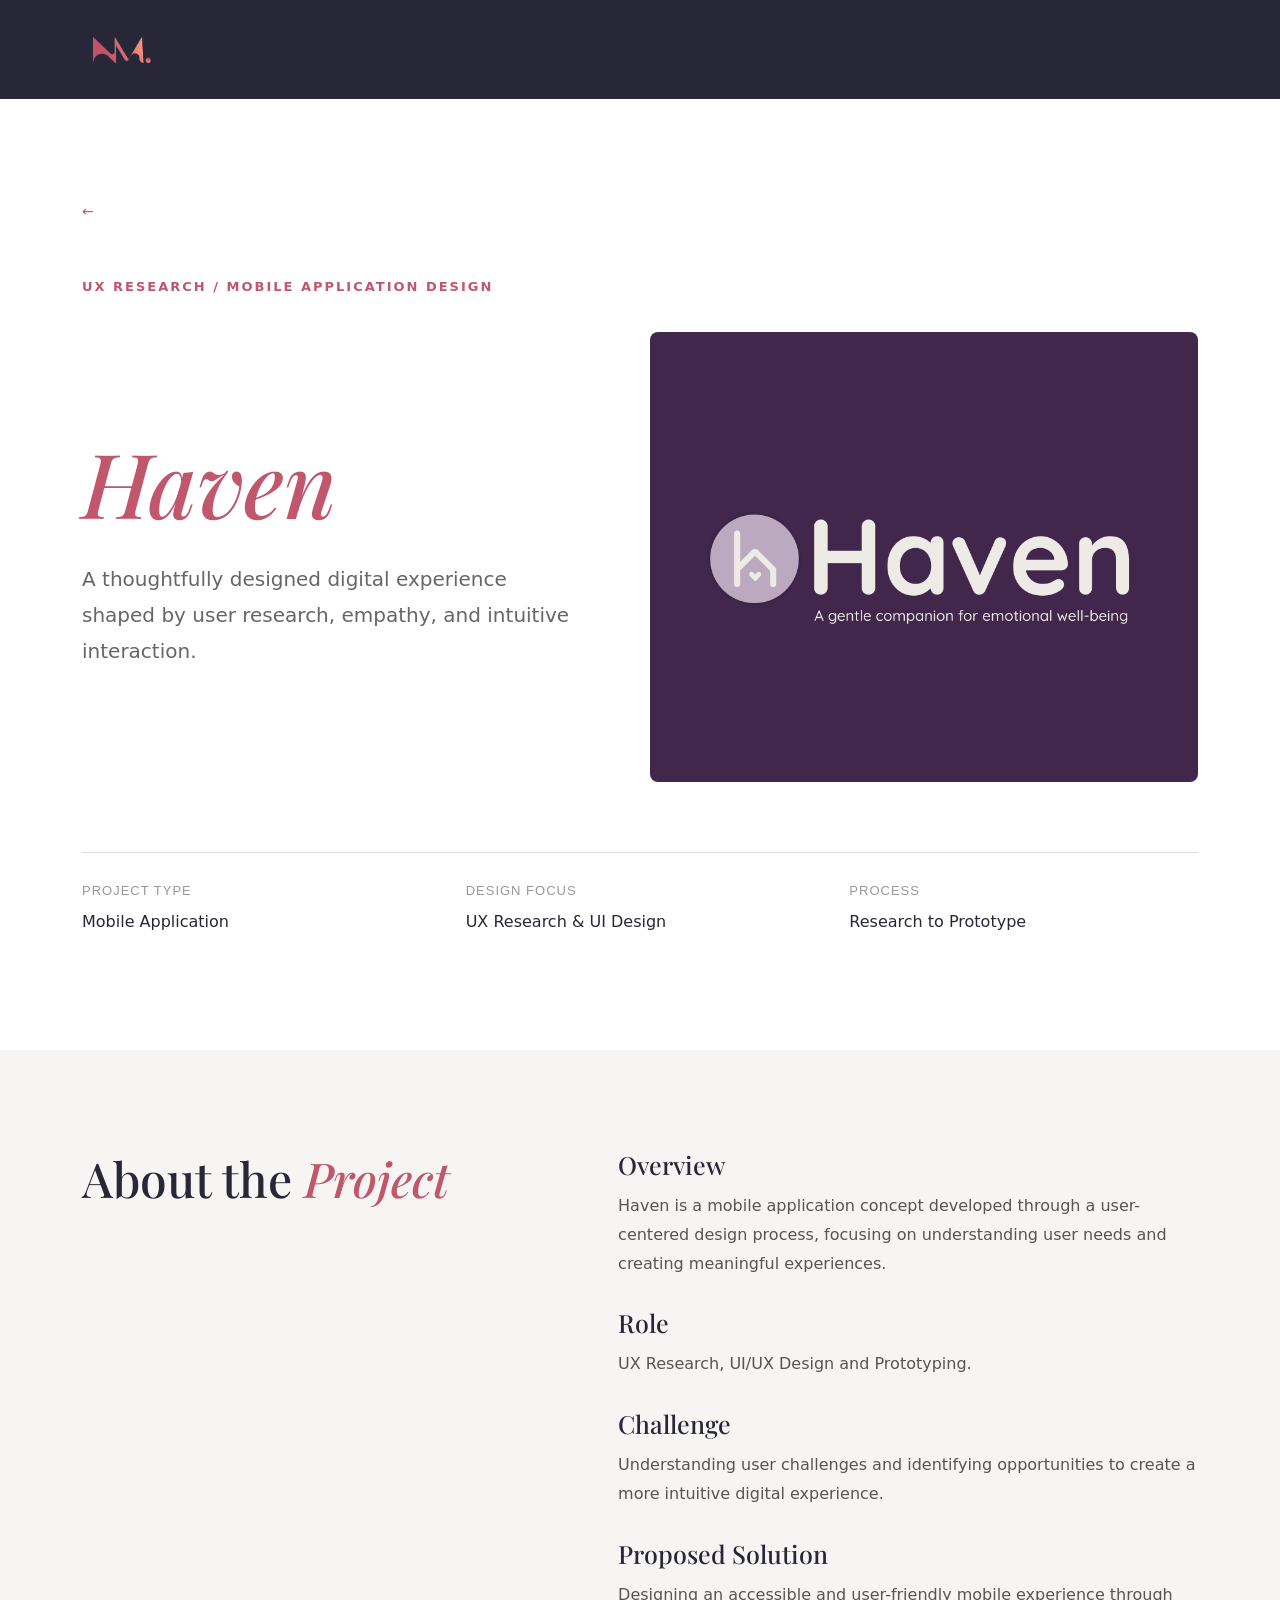
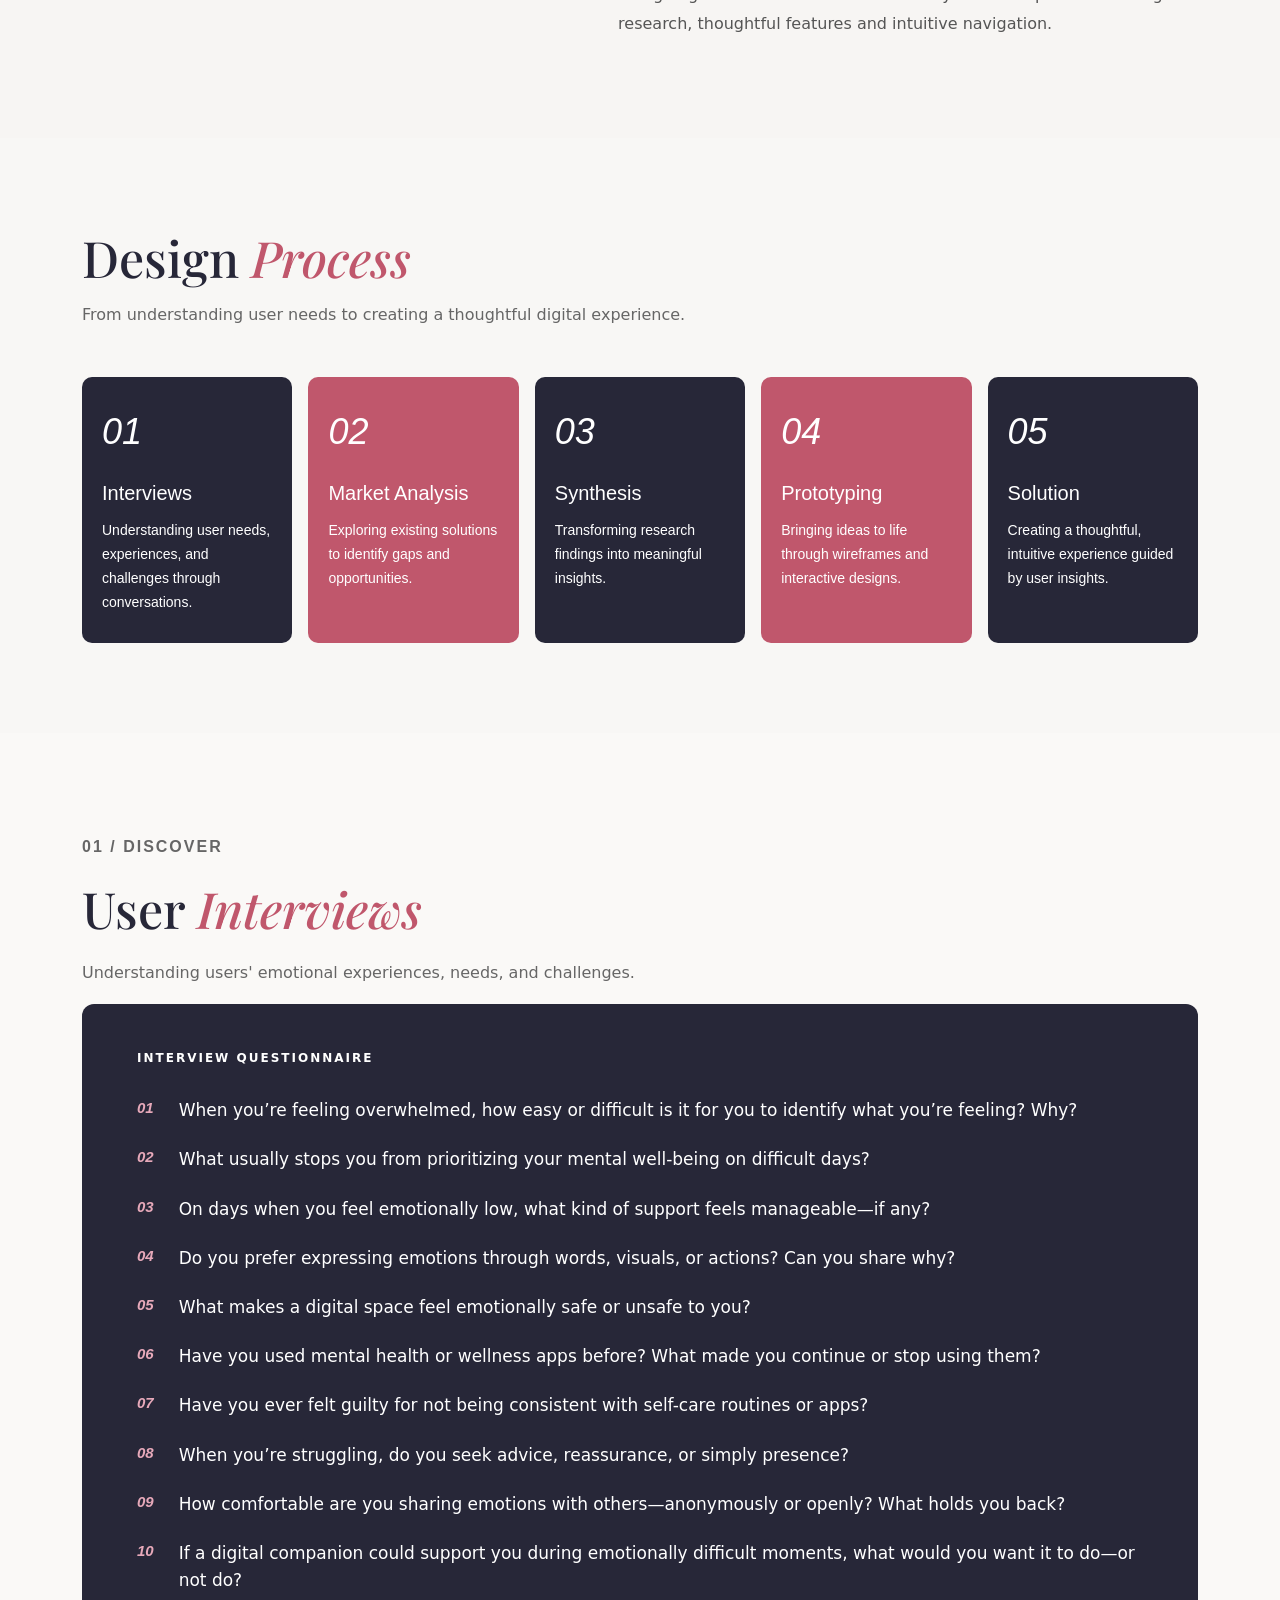
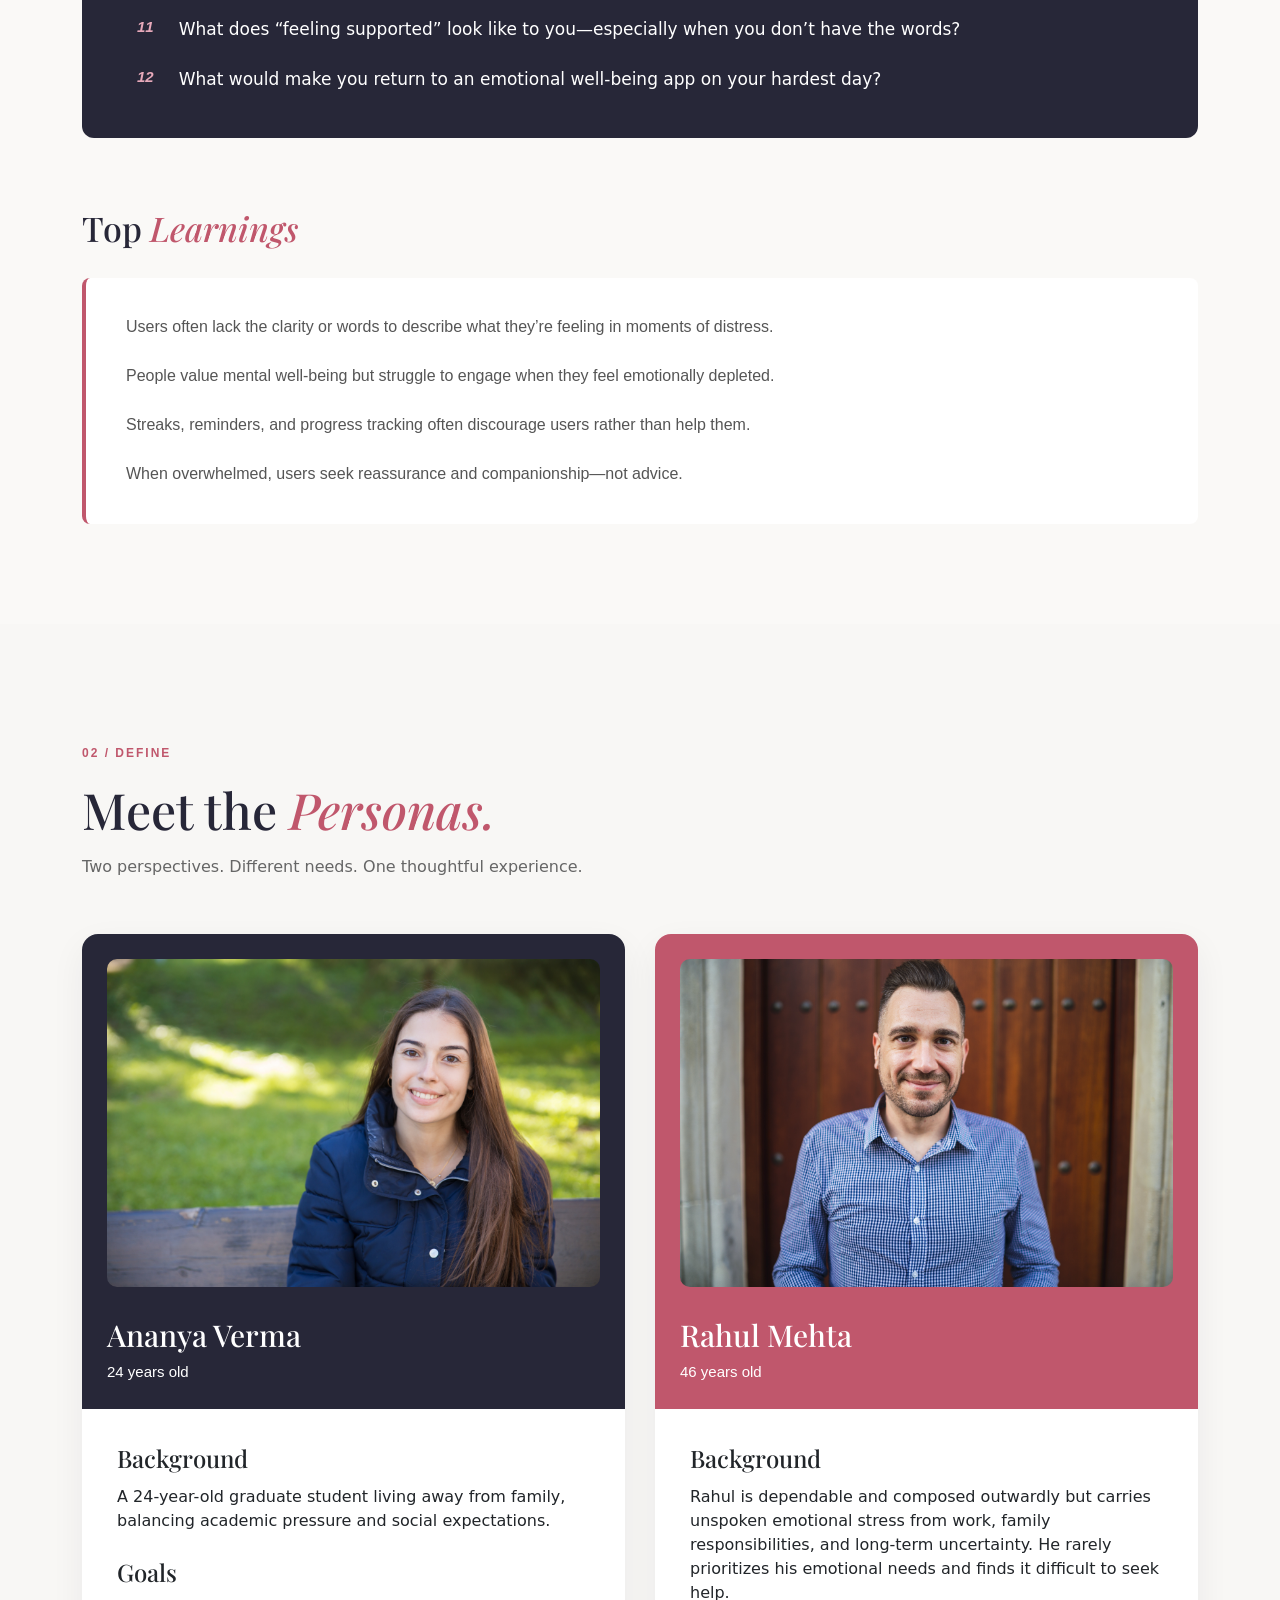
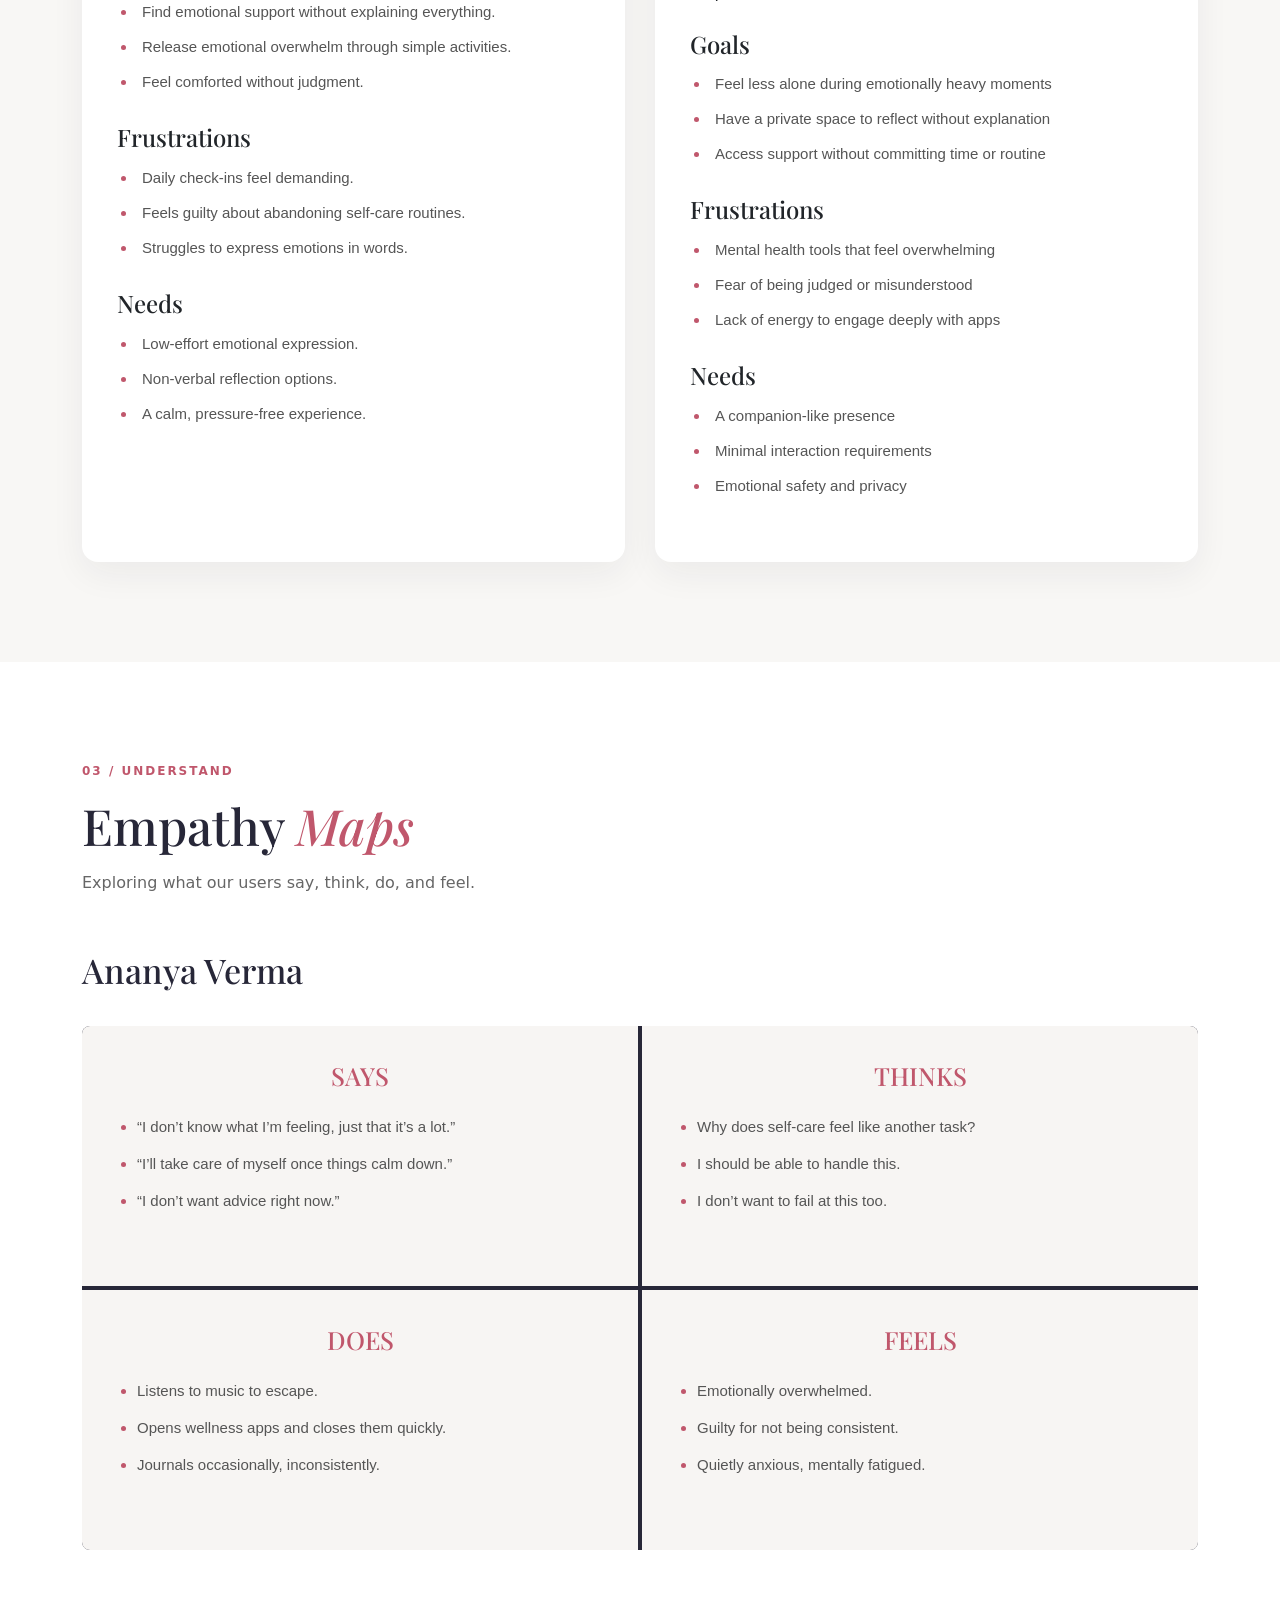
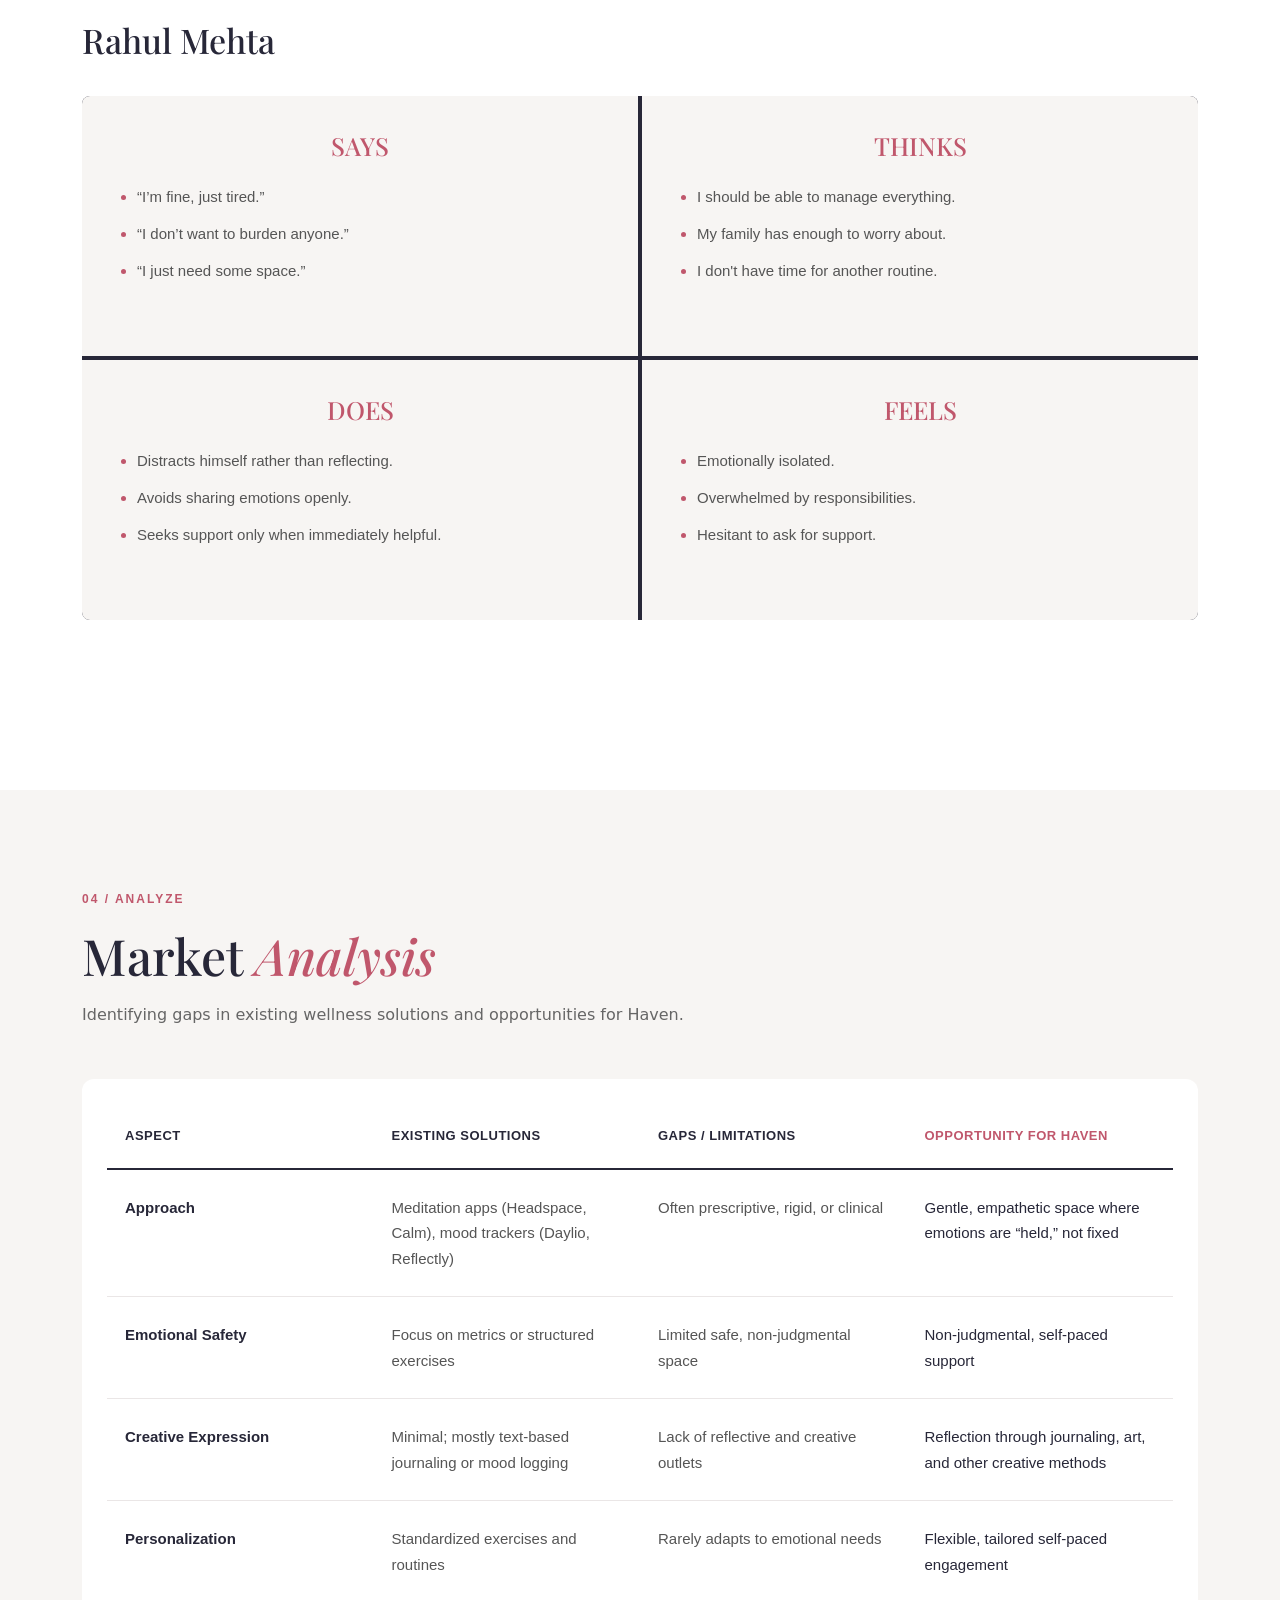
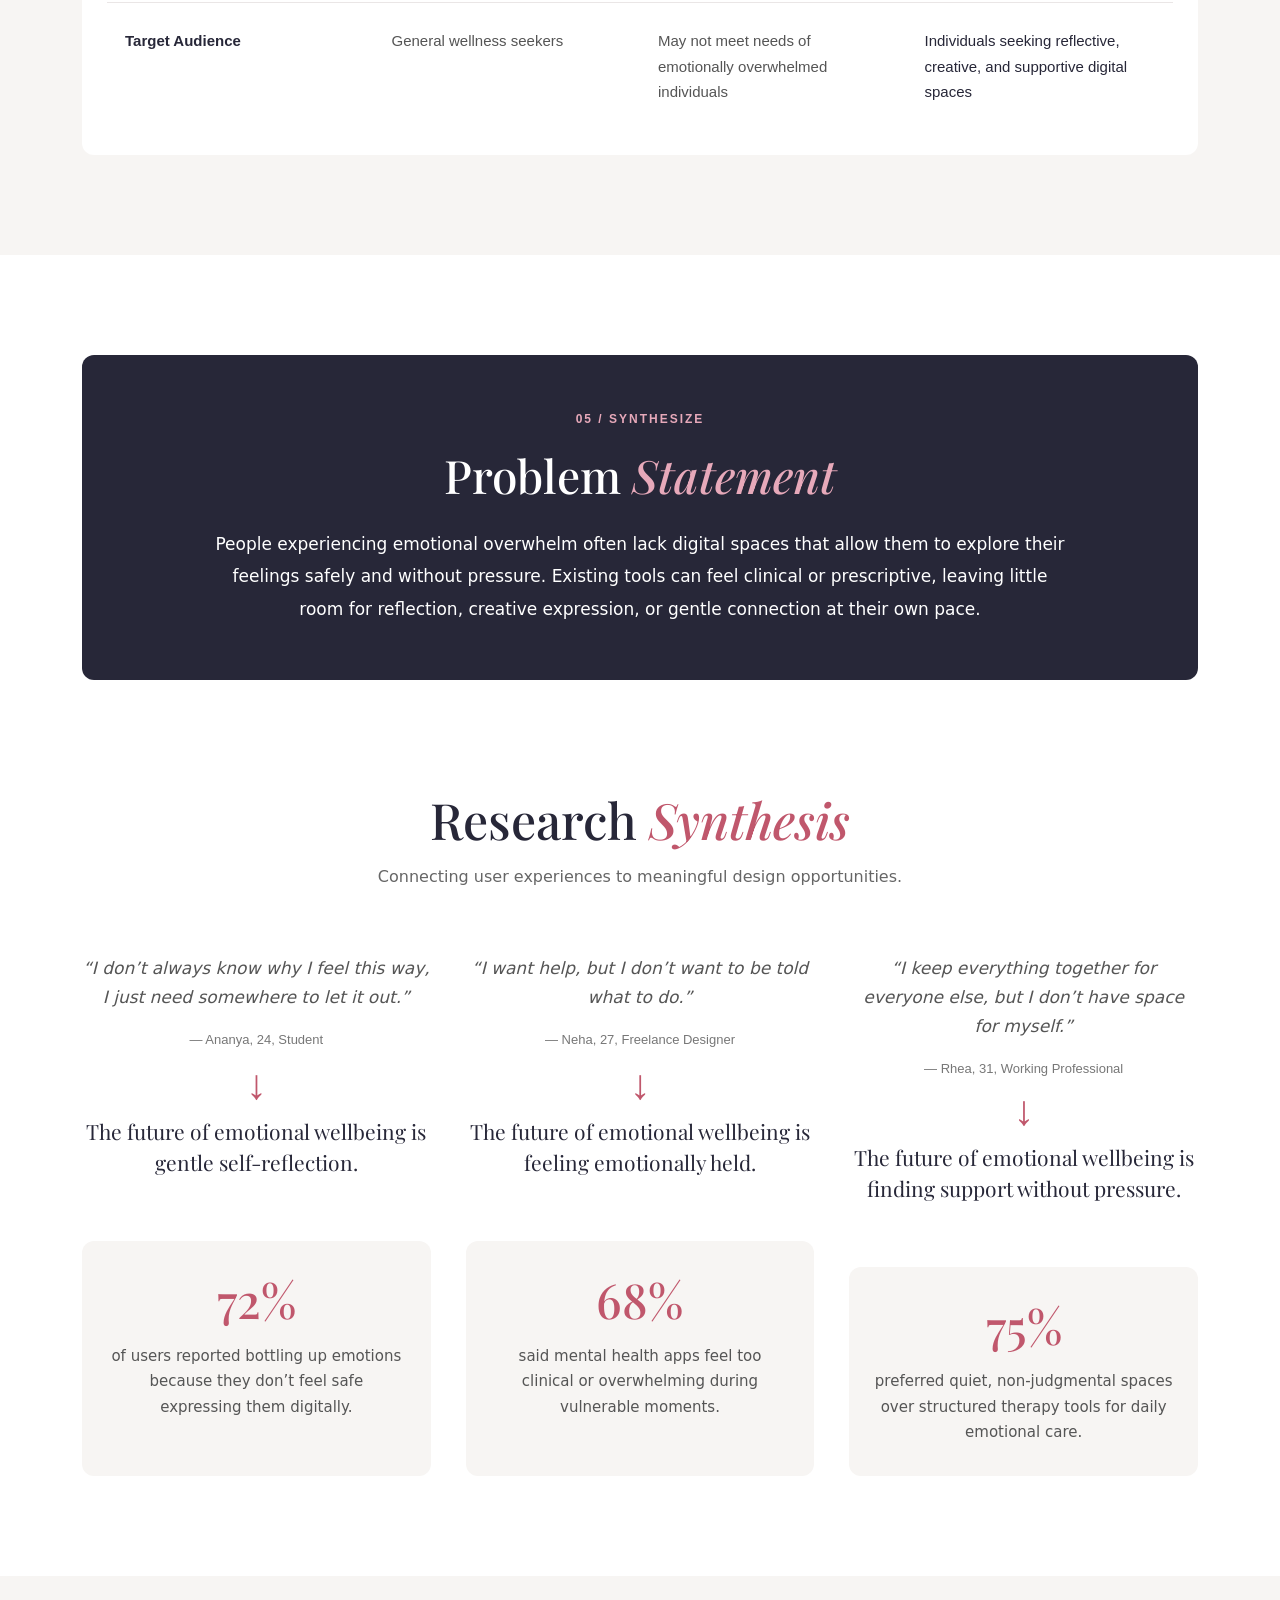
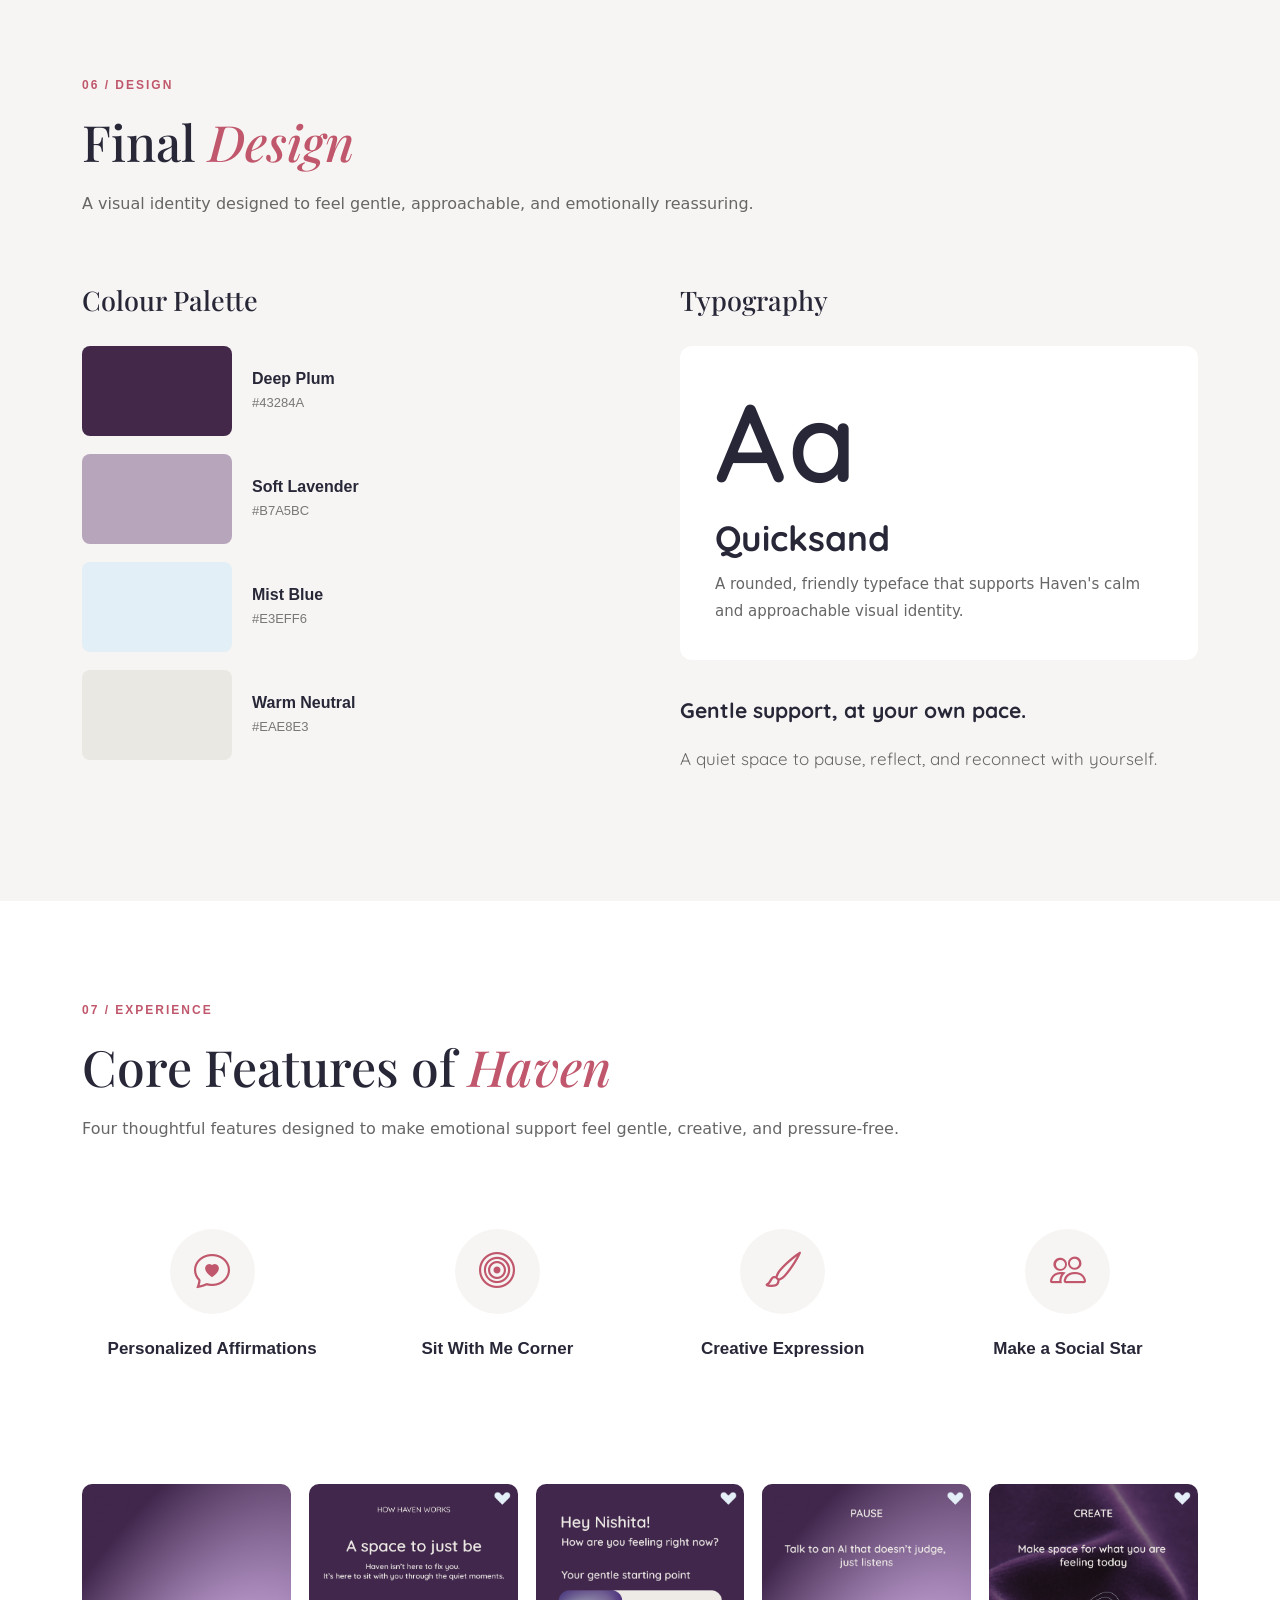
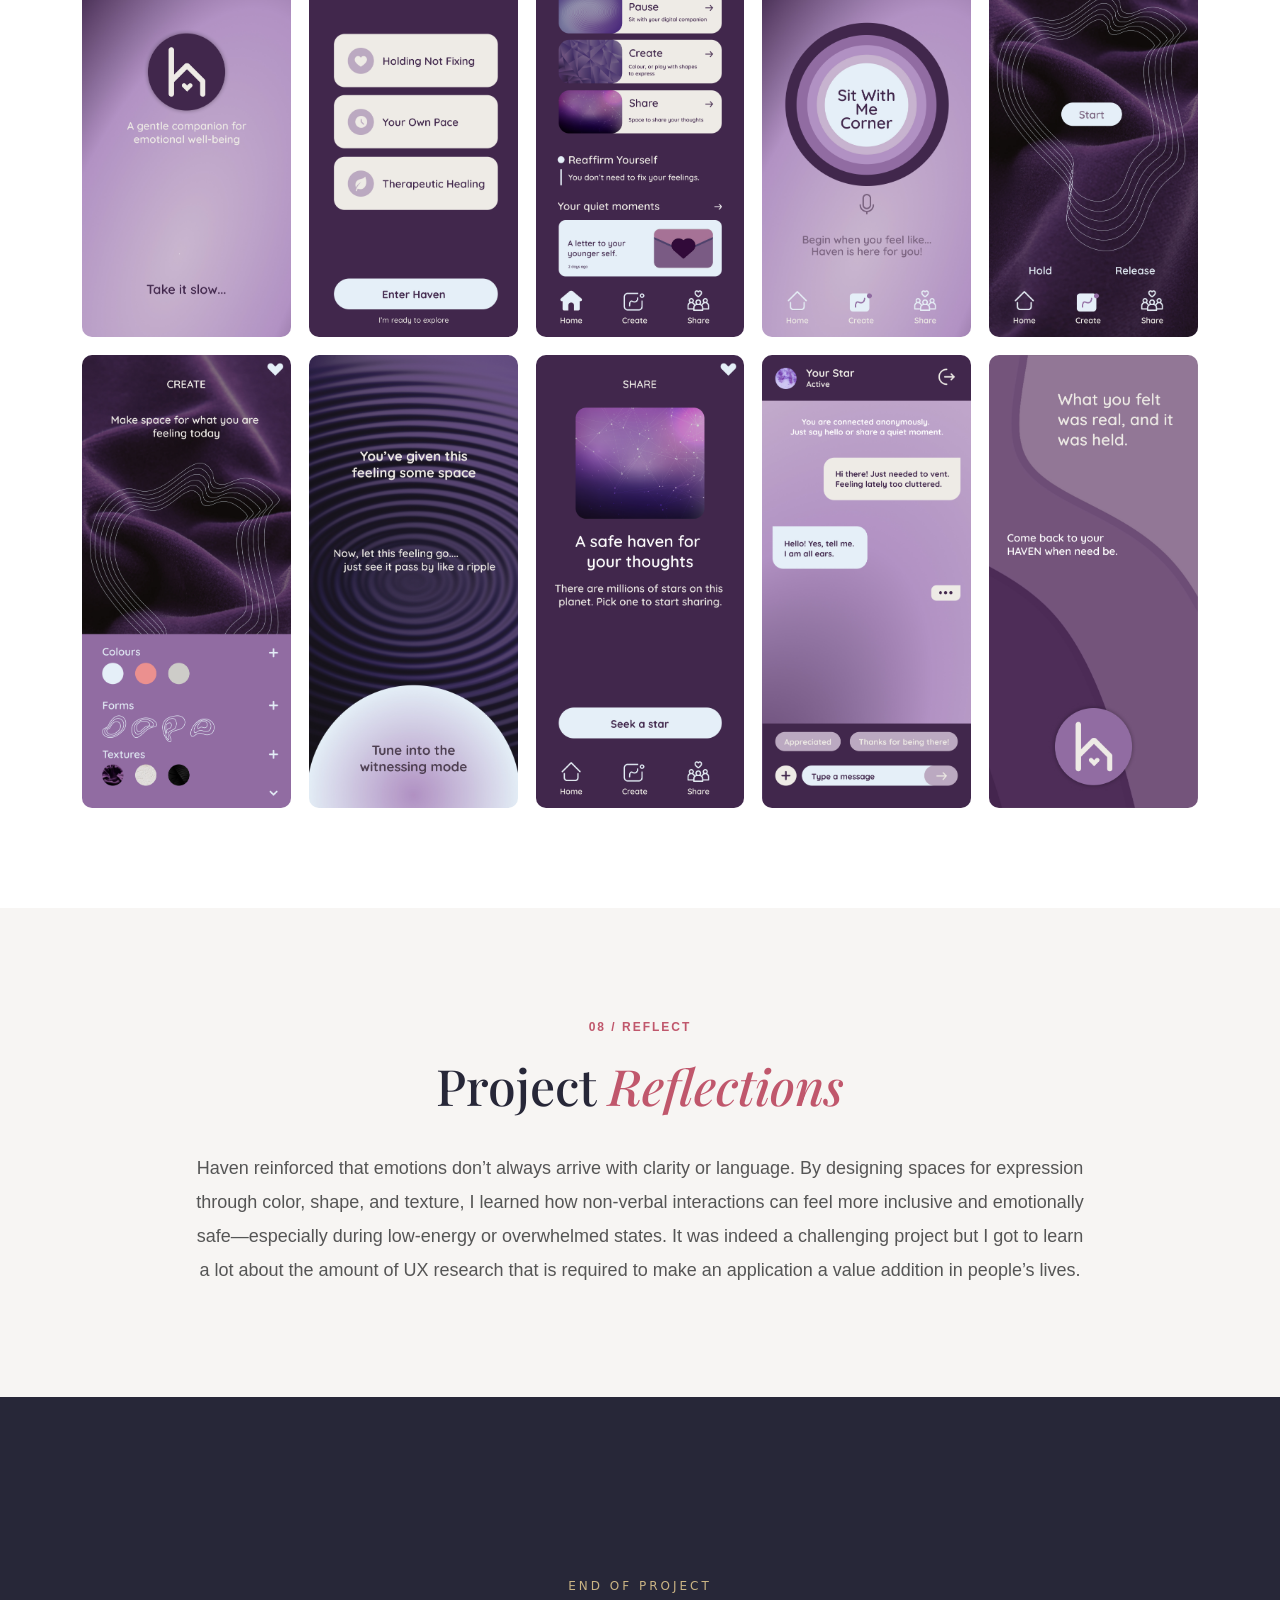
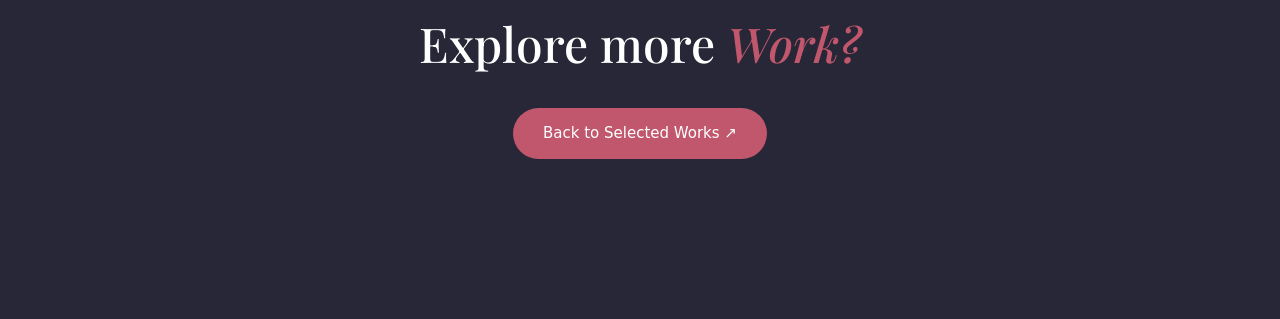
<file: haven.html>
<!doctype html>
<html lang="en">
  <head>
    <meta charset="UTF-8" />
    <meta name="viewport" content="width=device-width, initial-scale=1.0" />

    <title>Haven | Nishita Mehta</title>
    <link rel="icon" type="image/png" href="favicon.png">

    <link
      href="https://cdn.jsdelivr.net/npm/bootstrap@5.3.8/dist/css/bootstrap.min.css"
      rel="stylesheet"
    />
    <link rel="stylesheet"
      href="https://cdn.jsdelivr.net/npm/bootstrap-icons@1.11.3/font/bootstrap-icons.min.css">

    <link rel="stylesheet" href="style.css" />

    <link
      href="https://fonts.googleapis.com/css2?family=Playfair+Display:ital,wght@0,400..900;1,400..900&display=swap"
      rel="stylesheet"
    />
    <link href="https://fonts.googleapis.com/css2?family=Quicksand:wght@400;500;600;700&display=swap"
      rel="stylesheet">
  </head>

  <body>
    <!-- Navigation -->
    <header class="text-bg-dark">
      <div class="container">
        <nav class="project-nav">
          <a href="index.html#home">
            <img src="logo.png" class="logo" height="75" alt="Nishita Mehta" />
          </a>
        </nav>
      </div>
    </header>

    <main>
      <!-- HAVEN INTRODUCTION -->
      <section class="haven-intro container">
        <a href="index.html#portfolio" class="back-link"> ← </a>

        <p class="haven-category">UX RESEARCH / MOBILE APPLICATION DESIGN</p>

        <div class="haven-hero-layout">
          <!-- Left Content -->
          <div class="haven-hero-text">
            <h1>
              <span class="highlight">Haven</span>
            </h1>

            <p class="haven-subtitle">
              A thoughtfully designed digital experience shaped by user
              research, empathy, and intuitive interaction.
            </p>
          </div>

          <!-- Right Image -->
          <div class="haven-hero-image">
            <img
              src="images/haven/group2.png"
              alt="Haven mobile application design"
              loading="eager"
            />
          </div>
        </div>

        <!-- Project Details -->
        <div class="haven-project-details">
          <div>
            <h4>Project Type</h4>
            <p>Mobile Application</p>
          </div>

          <div>
            <h4>Design Focus</h4>
            <p>UX Research & UI Design</p>
          </div>

          <div>
            <h4>Process</h4>
            <p>Research to Prototype</p>
          </div>
        </div>
      </section>

      <!-- SECTION 2: HAVEN PROJECT OVERVIEW -->
      <section class="project-overview">
        <div class="container overview-grid">
          <h2>About the <span>Project</span></h2>
          <div class="haven-overview-content">
            <h3>Overview</h3>
            <p>
              Haven is a mobile application concept developed through a
              user-centered design process, focusing on understanding user needs
              and creating meaningful experiences.
            </p>

            <h3>Role</h3>
            <p>UX Research, UI/UX Design and Prototyping.</p>

            <h3>Challenge</h3>
            <p>
              Understanding user challenges and identifying opportunities to
              create a more intuitive digital experience.
            </p>

            <h3>Proposed Solution</h3>
            <p>
              Designing an accessible and user-friendly mobile experience
              through research, thoughtful features and intuitive navigation.
            </p>
          </div>
        </div>
      </section>

      <!-- SECTION 3: DESIGN PROCESS -->
      <section class="haven-process">
        <div class="container">
          <div class="haven-process-heading">
            <h2>Design <span>Process</span></h2>
            <p>
              From understanding user needs to creating a thoughtful digital
              experience.
            </p>
          </div>

          <div class="haven-process-grid">
            <div class="haven-process-step">
              <span>01</span>
              <h3>Interviews</h3>
              <p>
                Understanding user needs, experiences, and challenges through
                conversations.
              </p>
            </div>

            <div class="haven-process-step">
              <span>02</span>
              <h3>Market Analysis</h3>
              <p>
                Exploring existing solutions to identify gaps and opportunities.
              </p>
            </div>

            <div class="haven-process-step">
              <span>03</span>
              <h3>Synthesis</h3>
              <p>Transforming research findings into meaningful insights.</p>
            </div>

            <div class="haven-process-step">
              <span>04</span>
              <h3>Prototyping</h3>
              <p>
                Bringing ideas to life through wireframes and interactive
                designs.
              </p>
            </div>

            <div class="haven-process-step">
              <span>05</span>
              <h3>Solution</h3>
              <p>
                Creating a thoughtful, intuitive experience guided by user
                insights.
              </p>
            </div>
          </div>
        </div>
      </section>

      <!-- SECTION 4: USER INTERVIEWS -->
      <section class="haven-interviews">
        <div class="container">
            <div class="haven-interviews-heading">
    <p class="haven-stage-label">01 / DISCOVER</p>
    <h2>User <span>Interviews</span></h2>
    <p>Understanding users' emotional experiences, needs, and challenges.</p>
</div>
          <div class="haven-questions">
            <p class="haven-questions-label">INTERVIEW QUESTIONNAIRE</p>

            <div class="haven-question">
              <span>01</span>
              <p>
                When you’re feeling overwhelmed, how easy or difficult is it for
                you to identify what you’re feeling? Why?
              </p>
            </div>

            <div class="haven-question">
              <span>02</span>
              <p>
                What usually stops you from prioritizing your mental well-being
                on difficult days?
              </p>
            </div>

            <div class="haven-question">
              <span>03</span>
              <p>
                On days when you feel emotionally low, what kind of support
                feels manageable—if any?
              </p>
            </div>

            <div class="haven-question">
              <span>04</span>
              <p>
                Do you prefer expressing emotions through words, visuals, or
                actions? Can you share why?
              </p>
            </div>

            <div class="haven-question">
              <span>05</span>
              <p>
                What makes a digital space feel emotionally safe or unsafe to
                you?
              </p>
            </div>

            <div class="haven-question">
              <span>06</span>
              <p>
                Have you used mental health or wellness apps before? What made
                you continue or stop using them?
              </p>
            </div>

            <div class="haven-question">
              <span>07</span>
              <p>
                Have you ever felt guilty for not being consistent with
                self-care routines or apps?
              </p>
            </div>

            <div class="haven-question">
              <span>08</span>
              <p>
                When you’re struggling, do you seek advice, reassurance, or
                simply presence?
              </p>
            </div>

            <div class="haven-question">
              <span>09</span>
              <p>
                How comfortable are you sharing emotions with others—anonymously
                or openly? What holds you back?
              </p>
            </div>

            <div class="haven-question">
              <span>10</span>
              <p>
                If a digital companion could support you during emotionally
                difficult moments, what would you want it to do—or not do?
              </p>
            </div>

            <div class="haven-question">
              <span>11</span>
              <p>
                What does “feeling supported” look like to you—especially when
                you don’t have the words?
              </p>
            </div>

            <div class="haven-question">
              <span>12</span>
              <p>
                What would make you return to an emotional well-being app on
                your hardest day?
              </p>
            </div>
          </div>

          <!-- TOP LEARNINGS -->
          <div class="haven-learnings">
            <h3>Top <span>Learnings</span></h3>

            <div class="haven-learnings-list">
              <p>
                Users often lack the clarity or words to describe what they’re
                feeling in moments of distress.
              </p>

              <p>
                People value mental well-being but struggle to engage when they
                feel emotionally depleted.
              </p>

              <p>
                Streaks, reminders, and progress tracking often discourage users
                rather than help them.
              </p>

              <p>
                When overwhelmed, users seek reassurance and companionship—not
                advice.
              </p>
            </div>
          </div>
        </div>
      </section>

      <!-- SECTION 5: USER PERSONAS -->
<section class="haven-personas">
    <div class="container">

        <div class="haven-personas-heading">
            <p class="haven-stage-label">02 / DEFINE</p>
            <h2>Meet the <span>Personas.</span></h2>
            <p>Two perspectives. Different needs. One thoughtful experience.</p>
        </div>

        <div class="haven-personas-grid">
            <!-- PERSONA 1 -->
            <article class="haven-persona-card">
              <div class="haven-persona-header">
                <img
                  src="images/haven/ananya.jpg"
                  alt="Ananya Verma persona"
                  class="haven-persona-photo"
                />

                <div class="haven-persona-identity">
                  <h3>Ananya Verma</h3>
                  <p>24 years old</p>
                </div>
              </div>

              
<div class="haven-persona-body">
    <h4>Background</h4>
    <p>A 24-year-old graduate student living away from family, balancing academic pressure and social expectations.</p>

    <h4>Goals</h4>
    <ul>
        <li>Find emotional support without explaining everything.</li>
        <li>Release emotional overwhelm through simple activities.</li>
        <li>Feel comforted without judgment.</li>
    </ul>

    <h4>Frustrations</h4>
    <ul>
        <li>Daily check-ins feel demanding.</li>
        <li>Feels guilty about abandoning self-care routines.</li>
        <li>Struggles to express emotions in words.</li>
    </ul>

    <h4>Needs</h4>
    <ul>
        <li>Low-effort emotional expression.</li>
        <li>Non-verbal reflection options.</li>
        <li>A calm, pressure-free experience.</li>
    </ul>
</div>

            </article>

            <!-- PERSONA 2 -->
            <article class="haven-persona-card">
              <div class="haven-persona-header">
                <img
                  src="images/haven/rahul.jpg"
                  alt="Rahul Mehta persona"
                  class="haven-persona-photo"
                />

                <div class="haven-persona-identity">
                  <h3>Rahul Mehta</h3>
                  <p>46 years old</p>
                </div>
              </div>

             


<div class="haven-persona-body">

    <h4>Background</h4>
    <p>
        Rahul is dependable and composed outwardly but
        carries unspoken emotional stress from work,
        family responsibilities, and long-term uncertainty.
        He rarely prioritizes his emotional needs and
        finds it difficult to seek help.
    </p>

    <h4>Goals</h4>
    <ul>
        <li>Feel less alone during emotionally heavy moments</li>
        <li>Have a private space to reflect without explanation</li>
        <li>Access support without committing time or routine</li>
    </ul>

    <h4>Frustrations</h4>
    <ul>
        <li>Mental health tools that feel overwhelming</li>
        <li>Fear of being judged or misunderstood</li>
        <li>Lack of energy to engage deeply with apps</li>
    </ul>

    <h4>Needs</h4>
    <ul>
        <li>A companion-like presence</li>
        <li>Minimal interaction requirements</li>
        <li>Emotional safety and privacy</li>
    </ul>

</div>




   </div> <!-- Closes Rahul's persona body -->
        </article> <!-- Closes Rahul's card -->

    </div> <!-- Closes haven-personas-grid -->
</div> <!-- Closes Bootstrap container -->
</section> <!-- Closes User Personas section -->


<!-- SECTION 6: EMPATHY MAPS -->
<section class="haven-empathy">
    <div class="container">

        <div class="haven-empathy-heading">
            <p>03 / UNDERSTAND</p>
            <h2>Empathy <span>Maps</span></h2>
            <p>Exploring what our users say, think, do, and feel.</p>
        </div>

        <!-- ANANYA EMPATHY MAP -->
        <div class="haven-empathy-persona">
            <h3>Ananya Verma</h3>

            <div class="haven-empathy-grid">

                <div class="haven-empathy-quadrant">
                    <h4>SAYS</h4>
                    <ul>
                        <li>“I don’t know what I’m feeling, just that it’s a lot.”</li>
                        <li>“I’ll take care of myself once things calm down.”</li>
                        <li>“I don’t want advice right now.”</li>
                    </ul>
                </div>

                <div class="haven-empathy-quadrant">
                    <h4>THINKS</h4>
                    <ul>
                        <li>Why does self-care feel like another task?</li>
                        <li>I should be able to handle this.</li>
                        <li>I don’t want to fail at this too.</li>
                    </ul>
                </div>

                <div class="haven-empathy-quadrant">
                    <h4>DOES</h4>
                    <ul>
                        <li>Listens to music to escape.</li>
                        <li>Opens wellness apps and closes them quickly.</li>
                        <li>Journals occasionally, inconsistently.</li>
                    </ul>
                </div>

                <div class="haven-empathy-quadrant">
                    <h4>FEELS</h4>
                    <ul>
                        <li>Emotionally overwhelmed.</li>
                        <li>Guilty for not being consistent.</li>
                        <li>Quietly anxious, mentally fatigued.</li>
                    </ul>
                </div>

            </div>
        </div>

        <!-- RAHUL EMPATHY MAP -->
        <div class="haven-empathy-persona">
            <h3>Rahul Mehta</h3>

            <div class="haven-empathy-grid">

                <div class="haven-empathy-quadrant">
                    <h4>SAYS</h4>
                    <ul>
                        <li>“I’m fine, just tired.”</li>
                        <li>“I don’t want to burden anyone.”</li>
                        <li>“I just need some space.”</li>
                    </ul>
                </div>

                <div class="haven-empathy-quadrant">
                    <h4>THINKS</h4>
                    <ul>
                        <li>I should be able to manage everything.</li>
                        <li>My family has enough to worry about.</li>
                        <li>I don't have time for another routine.</li>
                    </ul>
                </div>

                <div class="haven-empathy-quadrant">
                    <h4>DOES</h4>
                    <ul>
                        <li>Distracts himself rather than reflecting.</li>
                        <li>Avoids sharing emotions openly.</li>
                        <li>Seeks support only when immediately helpful.</li>
                    </ul>
                </div>

                <div class="haven-empathy-quadrant">
                    <h4>FEELS</h4>
                    <ul>
                        <li>Emotionally isolated.</li>
                        <li>Overwhelmed by responsibilities.</li>
                        <li>Hesitant to ask for support.</li>
                    </ul>
                </div>

            </div>
        </div>

    </div>
</section>

<!-- SECTION 7: MARKET ANALYSIS -->
<section class="haven-market">
    <div class="container">

        <div class="haven-market-heading">
            <p class="haven-stage-label">04 / ANALYZE</p>
            <h2>Market <span>Analysis</span></h2>
            <p>
                Identifying gaps in existing wellness solutions
                and opportunities for Haven.
            </p>
        </div>

        <div class="haven-market-table-wrapper">
            <table class="haven-market-table">
                <thead>
                    <tr>
                        <th>Aspect</th>
                        <th>Existing Solutions</th>
                        <th>Gaps / Limitations</th>
                        <th>Opportunity for Haven</th>
                    </tr>
                </thead>

                <tbody>
                    <tr>
                        <td>Approach</td>
                        <td>
                            Meditation apps (Headspace, Calm),
                            mood trackers (Daylio, Reflectly)
                        </td>
                        <td>
                            Often prescriptive, rigid, or clinical
                        </td>
                        <td>
                            Gentle, empathetic space where emotions
                            are “held,” not fixed
                        </td>
                    </tr>

                    <tr>
                        <td>Emotional Safety</td>
                        <td>
                            Focus on metrics or structured exercises
                        </td>
                        <td>
                            Limited safe, non-judgmental space
                        </td>
                        <td>
                            Non-judgmental, self-paced support
                        </td>
                    </tr>

                    <tr>
                        <td>Creative Expression</td>
                        <td>
                            Minimal; mostly text-based journaling
                            or mood logging
                        </td>
                        <td>
                            Lack of reflective and creative outlets
                        </td>
                        <td>
                            Reflection through journaling, art,
                            and other creative methods
                        </td>
                    </tr>

                    <tr>
                        <td>Personalization</td>
                        <td>
                            Standardized exercises and routines
                        </td>
                        <td>
                            Rarely adapts to emotional needs
                        </td>
                        <td>
                            Flexible, tailored self-paced engagement
                        </td>
                    </tr>

                    <tr>
                        <td>Target Audience</td>
                        <td>
                            General wellness seekers
                        </td>
                        <td>
                            May not meet needs of emotionally
                            overwhelmed individuals
                        </td>
                        <td>
                            Individuals seeking reflective,
                            creative, and supportive digital spaces
                        </td>
                    </tr>
                </tbody>
            </table>
        </div>

    </div>
</section>

<!-- SECTION 8: PROBLEM STATEMENT & SYNTHESIS -->
<section class="haven-research-synthesis">
    <div class="container">

        <!-- PROBLEM STATEMENT -->
        <div class="haven-problem">
            <p class="haven-stage-label">05 / SYNTHESIZE</p>

            <h2>Problem <span>Statement</span></h2>

            <p class="haven-problem-text">
                People experiencing emotional overwhelm often
                lack digital spaces that allow them to explore
                their feelings safely and without pressure.
                Existing tools can feel clinical or prescriptive,
                leaving little room for reflection, creative
                expression, or gentle connection at their own pace.
            </p>
        </div>

        <!-- SYNTHESIS -->
        <div class="haven-synthesis-title">
            <h2>Research <span>Synthesis</span></h2>
            <p>
                Connecting user experiences to meaningful
                design opportunities.
            </p>
        </div>

        <div class="haven-synthesis-columns">

            <!-- INSIGHT 1 -->
            <div class="haven-synthesis-item">

                <div class="haven-synthesis-quote">
                    <p>
                        “I don’t always know why I feel this way,
                        I just need somewhere to let it out.”
                    </p>
                    <span>— Ananya, 24, Student</span>
                </div>

                <div class="haven-synthesis-arrow">↓</div>

                <p class="haven-synthesis-insight">
                    The future of emotional wellbeing is
                    gentle self-reflection.
                </p>

                <div class="haven-synthesis-stat">
                    <h3>72%</h3>
                    <p>
                        of users reported bottling up emotions
                        because they don’t feel safe expressing
                        them digitally.
                    </p>
                </div>
            </div>

            <!-- INSIGHT 2 -->
            <div class="haven-synthesis-item">

                <div class="haven-synthesis-quote">
                    <p>
                        “I want help, but I don’t want to be
                        told what to do.”
                    </p>
                    <span>— Neha, 27, Freelance Designer</span>
                </div>

                <div class="haven-synthesis-arrow">↓</div>

                <p class="haven-synthesis-insight">
                    The future of emotional wellbeing is
                    feeling emotionally held.
                </p>

                <div class="haven-synthesis-stat">
                    <h3>68%</h3>
                    <p>
                        said mental health apps feel too
                        clinical or overwhelming during
                        vulnerable moments.
                    </p>
                </div>
            </div>

            <!-- INSIGHT 3 -->
            <div class="haven-synthesis-item">

                <div class="haven-synthesis-quote">
                    <p>
                        “I keep everything together for everyone
                        else, but I don’t have space for myself.”
                    </p>
                    <span>— Rhea, 31, Working Professional</span>
                </div>

                <div class="haven-synthesis-arrow">↓</div>

                <p class="haven-synthesis-insight">
                    The future of emotional wellbeing is
                    finding support without pressure.
                </p>

                <div class="haven-synthesis-stat">
                    <h3>75%</h3>
                    <p>
                        preferred quiet, non-judgmental spaces
                        over structured therapy tools for daily
                        emotional care.
                    </p>
                </div>
            </div>

        </div>

    </div>
</section>

<!-- SECTION 9: FINAL DESIGN STYLE GUIDE -->
<section class="haven-style-guide">
    <div class="container">

        <div class="haven-style-heading">
            <p class="haven-stage-label">06 / DESIGN</p>
            <h2>Final <span>Design</span></h2>
            <p>
                A visual identity designed to feel gentle,
                approachable, and emotionally reassuring.
            </p>
        </div>

        <div class="haven-style-layout">

            <!-- COLOUR PALETTE -->
            <div class="haven-style-colours">

                <h3>Colour Palette</h3>

                <div class="haven-colour-swatch">
                    <div class="haven-swatch-block"
                         style="background: #43284A;"></div>
                    <div>
                        <h4>Deep Plum</h4>
                        <p>#43284A</p>
                    </div>
                </div>

                <div class="haven-colour-swatch">
                    <div class="haven-swatch-block"
                         style="background: #B7A5BC;"></div>
                    <div>
                        <h4>Soft Lavender</h4>
                        <p>#B7A5BC</p>
                    </div>
                </div>

                <div class="haven-colour-swatch">
                    <div class="haven-swatch-block"
                         style="background: #E3EFF6;"></div>
                    <div>
                        <h4>Mist Blue</h4>
                        <p>#E3EFF6</p>
                    </div>
                </div>

                <div class="haven-colour-swatch">
                    <div class="haven-swatch-block"
                         style="background: #EAE8E3;"></div>
                    <div>
                        <h4>Warm Neutral</h4>
                        <p>#EAE8E3</p>
                    </div>
                </div>

            </div>

            <!-- TYPOGRAPHY -->
            <div class="haven-style-typography">

                <h3>Typography</h3>

                <div class="haven-type-preview">
                    <span>Aa</span>
                    <h4>Quicksand</h4>
                    <p>
                        A rounded, friendly typeface that
                        supports Haven's calm and approachable
                        visual identity.
                    </p>
                </div>

                <div class="haven-type-samples">
                    <p class="haven-type-bold">
                        Gentle support, at your own pace.
                    </p>
                    <p class="haven-type-regular">
                        A quiet space to pause, reflect,
                        and reconnect with yourself.
                    </p>
                </div>

            </div>

        </div>

    </div>
</section>


<!-- SECTION 10: CORE FEATURES & APP SCREENS -->
<section class="haven-final-screens">
    <div class="container">

        <div class="haven-screens-heading">
            <p class="haven-stage-label">07 / EXPERIENCE</p>
            <h2>Core Features of <span>Haven</span></h2>
            <p>
                Four thoughtful features designed to make
                emotional support feel gentle, creative,
                and pressure-free.
            </p>
        </div>

        <!-- CORE FEATURES -->
        <div class="haven-features-grid">

            <div class="haven-feature">
                <div class="haven-feature-icon">
                    <i class="bi bi-chat-heart"></i>
                </div>
                <h3>Personalized Affirmations</h3>
            </div>

            <div class="haven-feature">
                <div class="haven-feature-icon">
                    <i class="bi bi-bullseye"></i>
                </div>
                <h3>Sit With Me Corner</h3>
            </div>

            <div class="haven-feature">
                <div class="haven-feature-icon">
                    <i class="bi bi-brush"></i>
                </div>
                <h3>Creative Expression</h3>
            </div>

            <div class="haven-feature">
                <div class="haven-feature-icon">
                    <i class="bi bi-people"></i>
                </div>
                <h3>Make a Social Star</h3>
            </div>

        </div>

        <!-- APP SCREENS -->
        <div class="haven-screens-gallery">

            <img src="images/haven/screen1.jpg" alt="Haven welcome screen">
            <img src="images/haven/screen2.jpg" alt="Haven introduction screen">
            <img src="images/haven/screen3.jpg" alt="Haven home screen">
            <img src="images/haven/screen4.jpg" alt="Sit With Me Corner screen">
            <img src="images/haven/screen5.jpg" alt="Creative expression screen">

            <img src="images/haven/screen6.jpg" alt="Creative customization screen">
            <img src="images/haven/screen7.jpg" alt="Reflection screen">
            <img src="images/haven/screen8.jpg" alt="Social Star screen">
            <img src="images/haven/screen9.jpg" alt="Support conversation screen">
            <img src="images/haven/screen10.jpg" alt="Haven closing screen">

        </div>

    </div>
</section>

    
<!-- SECTION 11: REFLECTIONS -->
<section class="haven-reflections">
    <div class="container">

        <div class="haven-reflections-content">

            <p class="haven-stage-label">08 / REFLECT</p>

            <h2>Project <span>Reflections</span></h2>

            <p class="haven-reflections-text">
                Haven reinforced that emotions don’t always arrive
                with clarity or language. By designing spaces for
                expression through color, shape, and texture, I
                learned how non-verbal interactions can feel more
                inclusive and emotionally safe—especially during
                low-energy or overwhelmed states. It was indeed a
                challenging project but I got to learn a lot about
                the amount of UX research that is required to make
                an application a value addition in people’s lives.
            </p>

        </div>

    </div>
</section>
<!-- Next Project -->
<section class="next-project">

    <!-- Keep your existing Next Project content -->

</section>
        <!-- Next Project -->
        <section class="next-project">

            <div class="container">

                <p>END OF PROJECT</p>

                <h2>
                    Explore more <span>Work?</span>
                </h2>

                <a href="index.html#portfolio"
                   class="portfolio-return">
                    Back to Selected Works ↗
                </a>

            </div>

        </section>

    </main>

    <footer class="footer"></footer>
  </body>
</html>
</file>
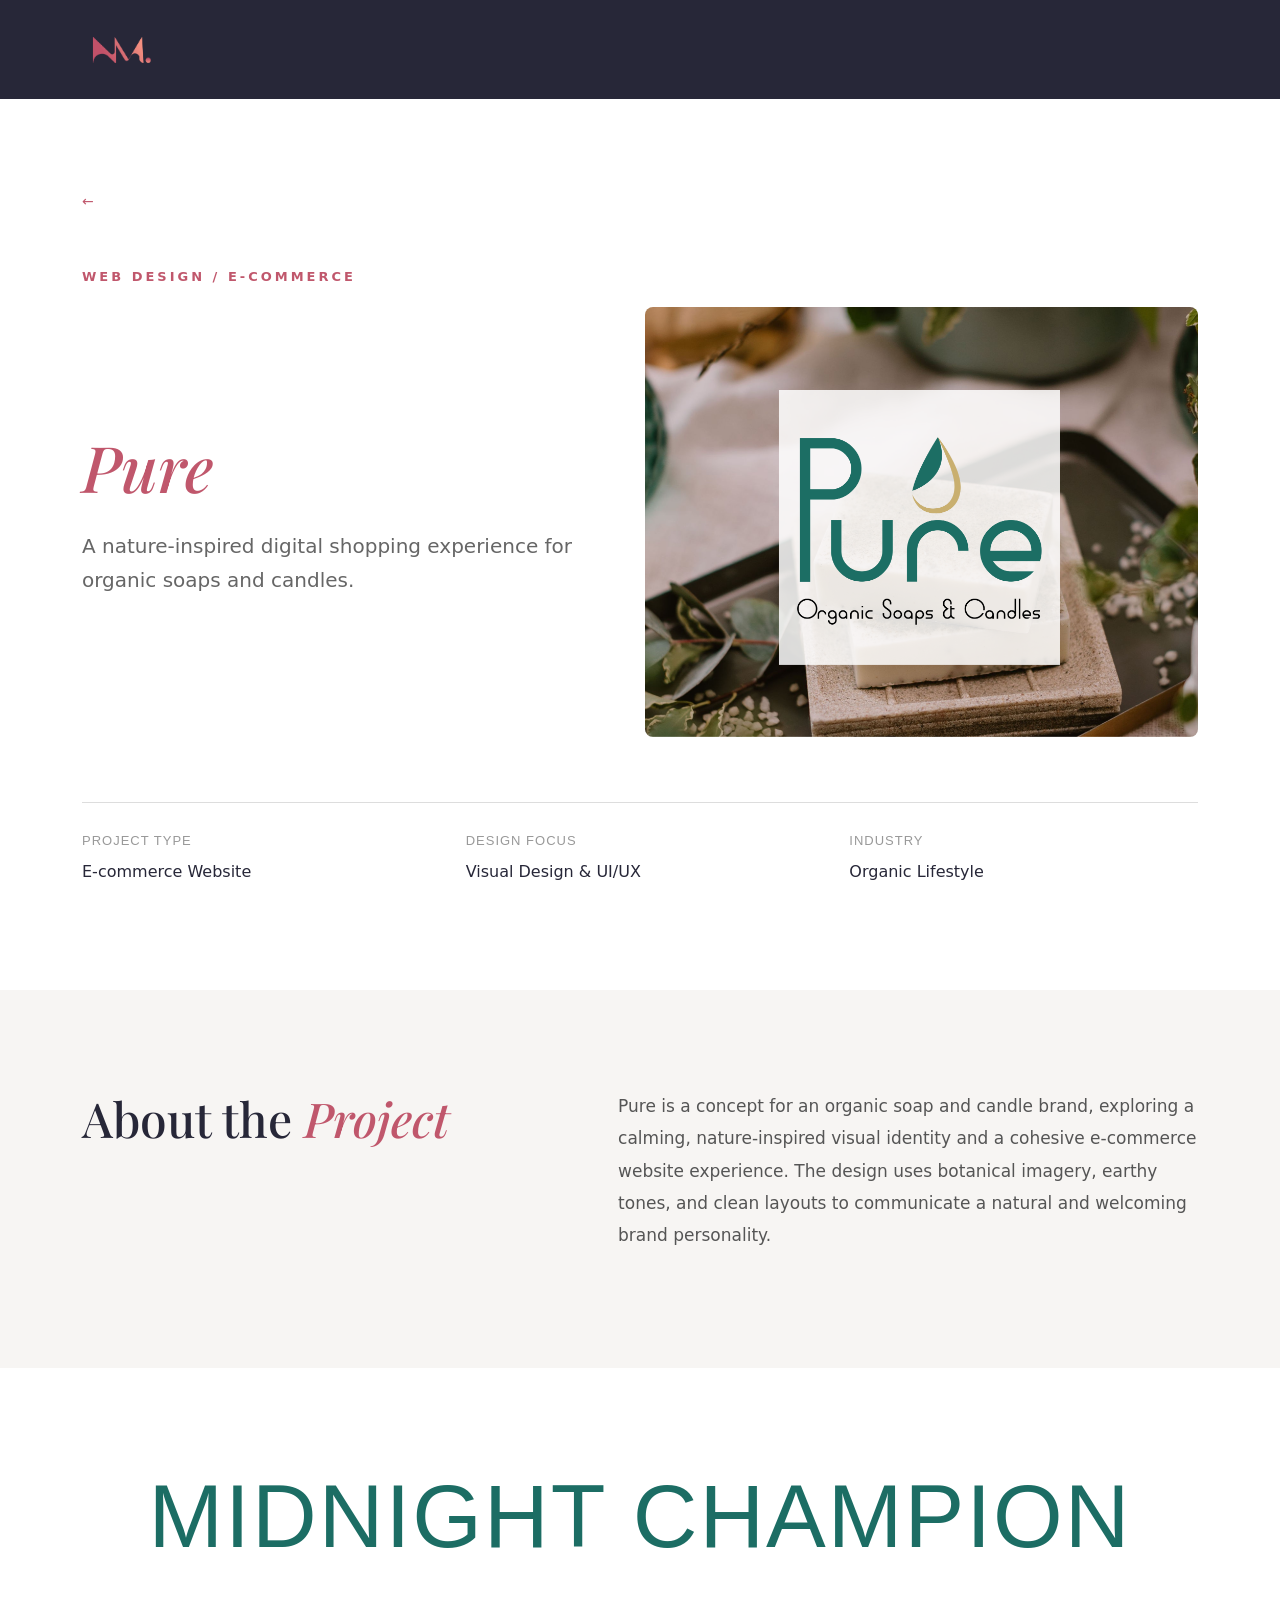
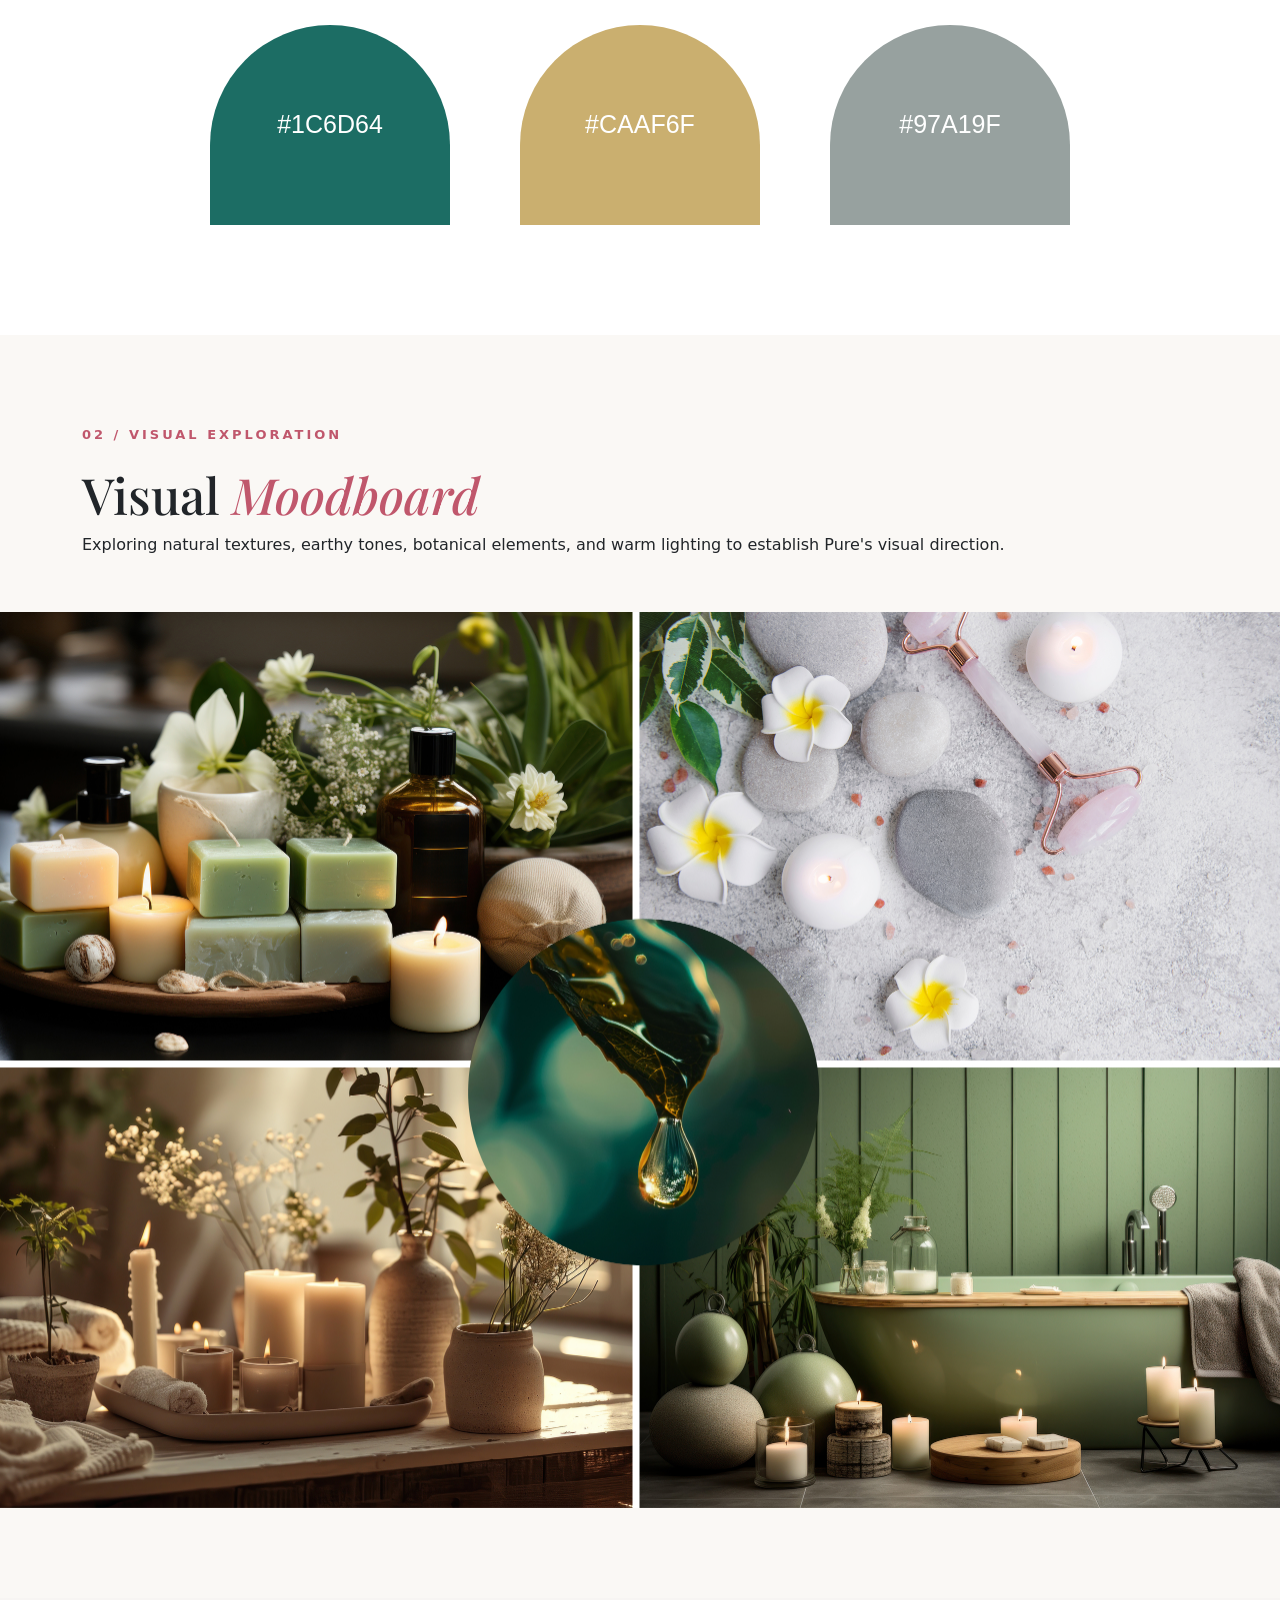
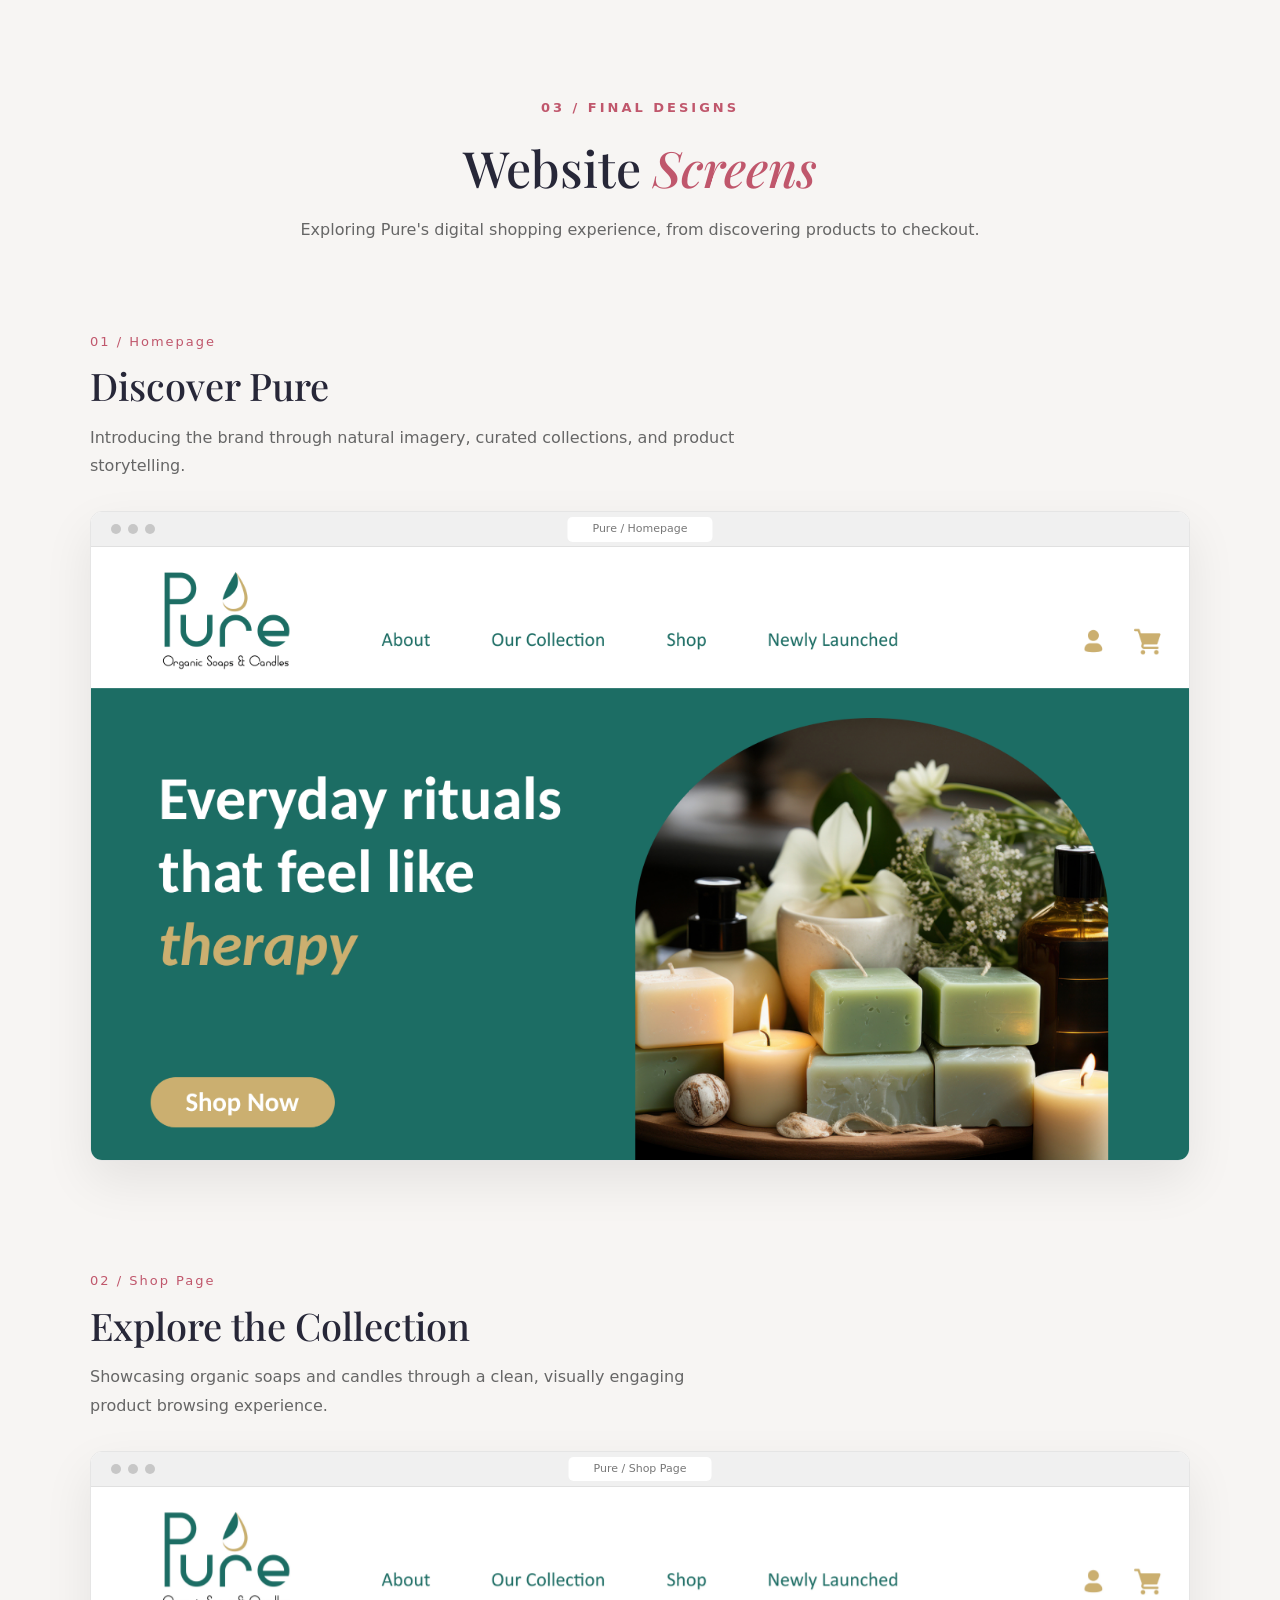
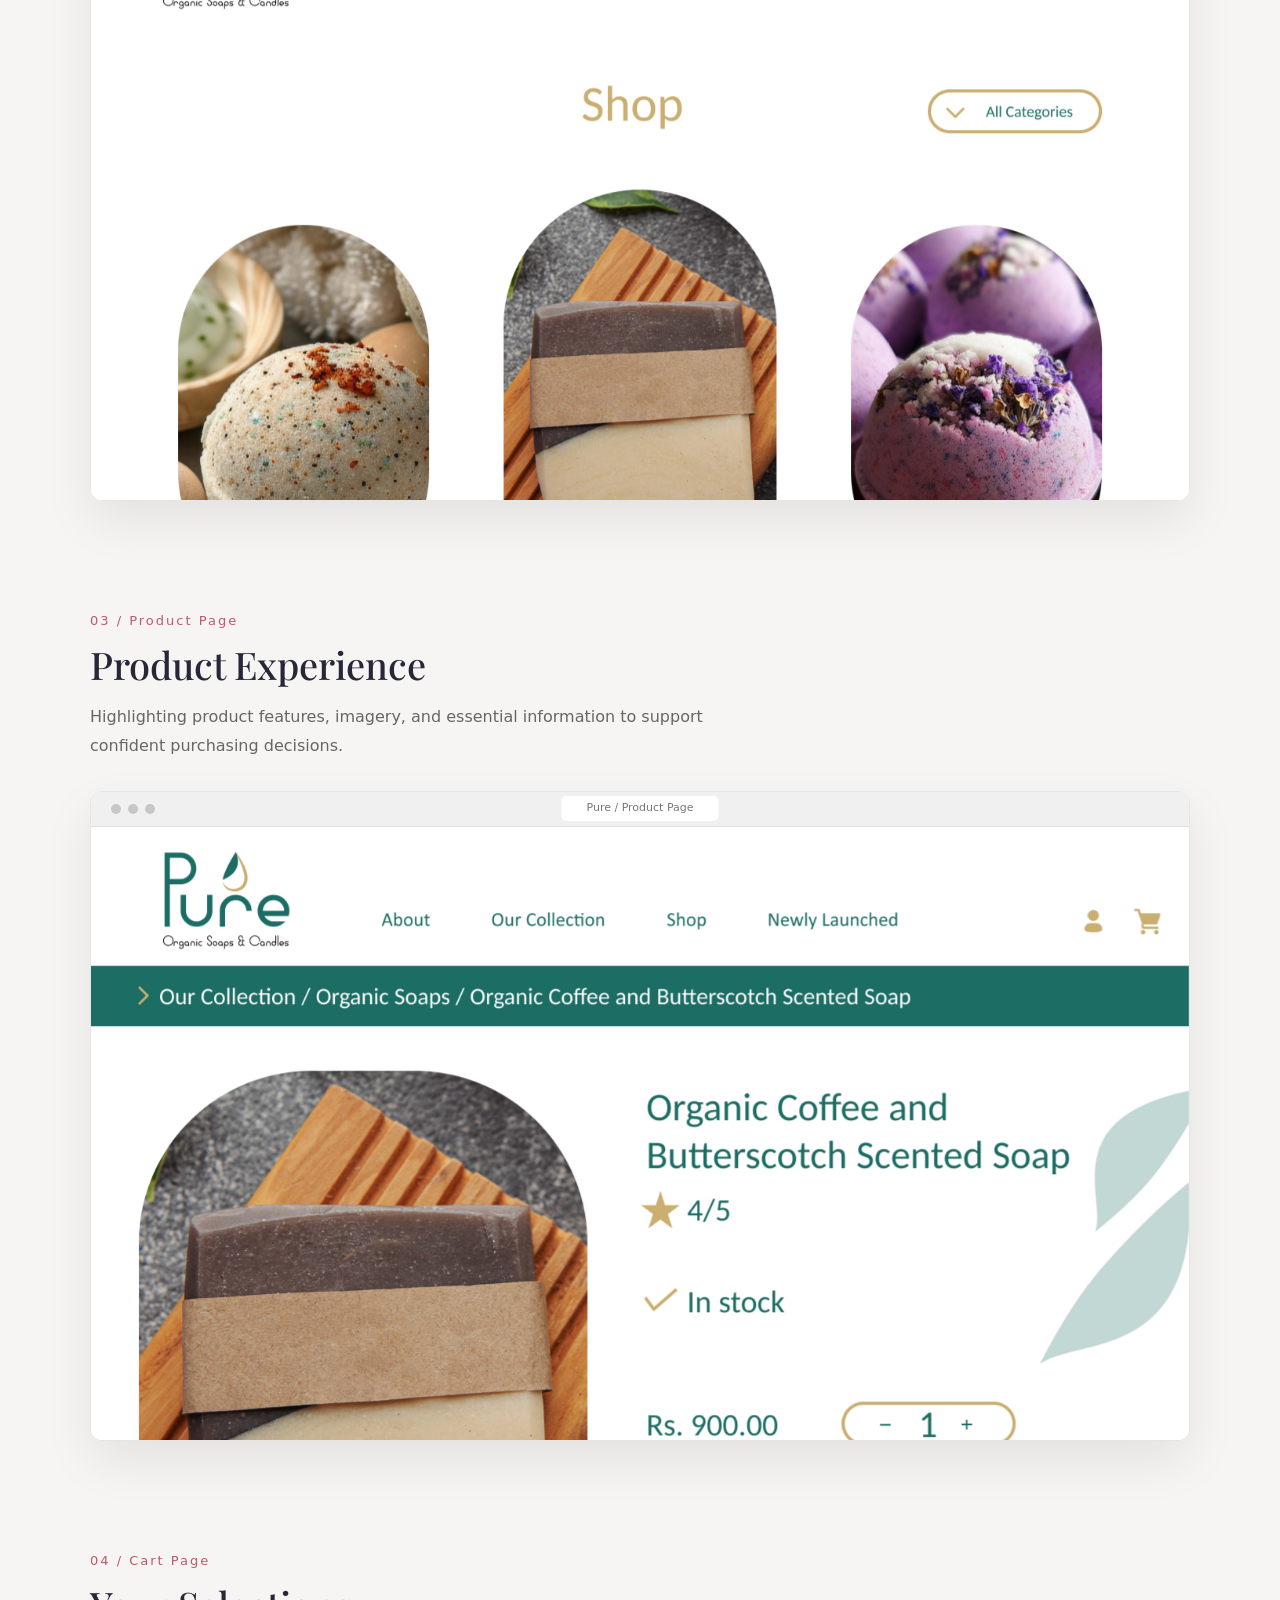
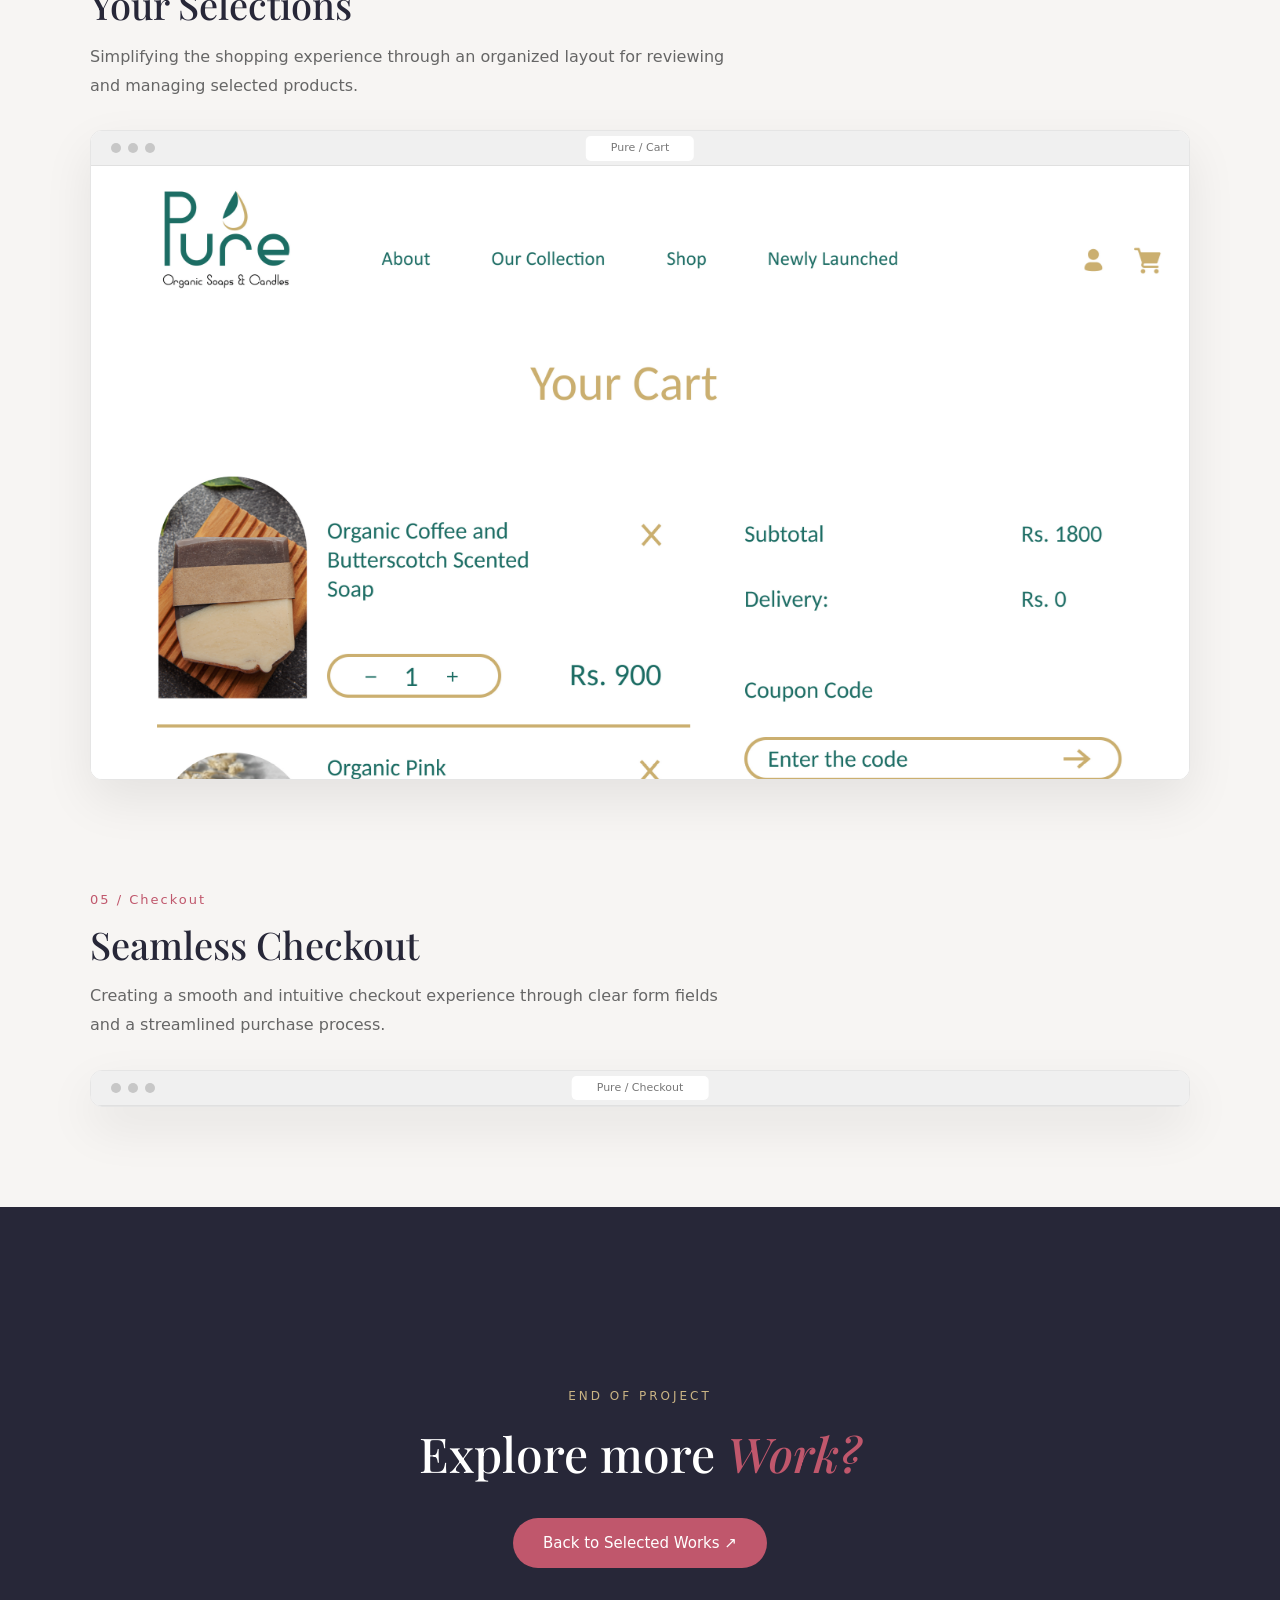
<file: pure.html>
<!doctype html>
<html lang="en">

<head>
    <meta charset="UTF-8">
    <meta name="viewport"
          content="width=device-width, initial-scale=1.0">

    <title>Pure | Nishita Mehta</title>
    <link rel="icon" type="image/png" href="favicon.png">

    <link href="https://cdn.jsdelivr.net/npm/bootstrap@5.3.8/dist/css/bootstrap.min.css"
          rel="stylesheet">

    <link rel="stylesheet" href="style.css">

    <link href="https://fonts.googleapis.com/css2?family=Playfair+Display:ital,wght@0,400..900;1,400..900&display=swap"
          rel="stylesheet">
</head>

<body>

    <!-- Navigation -->
    <header class="text-bg-dark">
        <div class="container">
            <nav class="project-nav">
                <a href="index.html#home">
                    <img src="logo.png"
                         class="logo"
                         height="75"
                         alt="Nishita Mehta">
                </a>

               
            </nav>
        </div>
    </header>

    <main>

        <!-- Project Introduction -->
        <section class="project-intro container">

            <a href="index.html#portfolio"
               class="back-link">
                ← 
            </a>

            <p class="project-category">
                WEB DESIGN / E-COMMERCE
            </p>

           
<div class="pure-hero-layout">

    <!-- Left: Project Introduction -->
    <div class="pure-hero-text">

        <h1>
            <span class="highlight">Pure</span>
        </h1>

        <p class="project-subtitle">
            A nature-inspired digital shopping experience
            for organic soaps and candles.
        </p>

    </div>

    <!-- Right: Project Image -->
    <div class="pure-hero-image">

        <img
            src="images/pure/Group 48.png"
            alt="Pure organic soaps and candles"
            loading="eager">

    </div>

</div>


            <div class="project-details">

                <div>
                    <h4>Project Type</h4>
                    <p>E-commerce Website</p>
                </div>

                <div>
                    <h4>Design Focus</h4>
                    <p>Visual Design & UI/UX</p>
                </div>

                <div>
                    <h4>Industry</h4>
                    <p>Organic Lifestyle</p>
                </div>

            </div>
        </section>

        <!-- Project Overview -->
        <section class="project-overview">
            <div class="container overview-grid">

                <h2>
                    About the <span>Project</span>
                </h2>

                <p>
                    Pure is a concept for an organic soap
                    and candle brand, exploring a calming,
                    nature-inspired visual identity and
                    a cohesive e-commerce website experience.

                    The design uses botanical imagery,
                    earthy tones, and clean layouts to
                    communicate a natural and welcoming
                    brand personality.
                </p>

            </div>
        </section>

<!-- PURE BRAND IDENTITY -->
<section class="pure-brand-identity">

    <div class="container">

     

        <!-- Typography -->
        <h2 class="brand-font-name">
            MIDNIGHT CHAMPION
        </h2>



        <!-- Color Palette -->
        <div class="brand-colors">

            <div class="brand-color green">
                <span>#1C6D64</span>
            </div>

            <div class="brand-color gold">
                <span>#CAAF6F</span>
            </div>

            <div class="brand-color grey">
                <span>#97A19F</span>
            </div>

        </div>

    </div>

</section>

<!-- PURE MOODBOARD SECTION -->

<section class="pure-moodboard">

    <div class="container">

        <div class="pure-section-heading">
            <p class="project-category">
                02 / VISUAL EXPLORATION
            </p>

            <h2>
                Visual <span class="highlight">Moodboard</span>
            </h2>

            <p>
                Exploring natural textures, earthy tones,
                botanical elements, and warm lighting
                to establish Pure's visual direction.
            </p>
        </div>

    </div>

    <div class="moodboard-image">
        <img
            src="images/pure/Group 166.jpg"
            alt="Pure brand moodboard featuring organic soaps, candles, botanical elements and earthy green tones"
            loading="lazy">
    </div>

</section>


      <!-- PURE MOODBOARD SECTION -->
<section class="pure-moodboard">

    <!-- Your existing moodboard content -->

</section>


<!-- WEBSITE SCREENS -->
<section class="pure-website-screens">

    <div class="container">

        <div class="screens-heading">
            <p class="project-category">
                03 / FINAL DESIGNS
            </p>

            <h2>
                Website <span class="highlight">Screens</span>
            </h2>

            <p>
                Exploring Pure's digital shopping experience,
                from discovering products to checkout.
            </p>
        </div>

        <!-- SCREEN 1: HOMEPAGE -->
        <div class="website-screen">

            <div class="screen-info">
                <span class="screen-number">01 / Homepage</span>
                <h3>Discover Pure</h3>
                <p>
                    Introducing the brand through natural imagery,
                    curated collections, and product storytelling.
                </p>
            </div>

         <div class="screen-frame scrollable-screen">
                <div class="browser-bar">
                    <div class="browser-dots">
                        <i></i><i></i><i></i>
                    </div>
                    <div class="browser-url">Pure / Homepage</div>
                </div>

                <img src="images/pure/Homepage.jpg"
                     alt="Pure homepage design"
                     loading="lazy">
            </div>

        </div>

      <!-- SCREEN 2: SHOP PAGE -->
        <div class="website-screen">

            <div class="screen-info">
                <span class="screen-number">02 / Shop Page</span>
                <h3>Explore the Collection</h3>
                <p>
                    Showcasing organic soaps and candles through a clean, visually engaging product browsing experience.
                </p>
            </div>

            <div class="screen-frame scrollable-screen">
                <div class="browser-bar">
                    <div class="browser-dots">
                        <i></i><i></i><i></i>
                    </div>
                    <div class="browser-url">Pure / Shop Page</div>
                </div>

                <img src="images/pure/Shop.jpg"
                     alt="Pure homepage design"
                     loading="lazy">
            </div>

        </div>

         <!-- SCREEN 3: PRODUCT PAGE -->
        <div class="website-screen">

            <div class="screen-info">
                <span class="screen-number">03 / Product Page</span>
                <h3>Product Experience</h3>
                <p>
                    Highlighting product features, imagery, and essential information to support confident purchasing decisions.
                </p>
            </div>
<div class="screen-frame scrollable-screen">
                <div class="browser-bar">
                    <div class="browser-dots">
                        <i></i><i></i><i></i>
                    </div>
                    <div class="browser-url">Pure / Product Page</div>
                </div>

                <img src="images/pure/Product.jpg"
                     alt="Pure homepage design"
                     loading="lazy">
            </div>

        </div>

         <!-- SCREEN 4: CART PAGE -->
        <div class="website-screen">

            <div class="screen-info">
                <span class="screen-number">04 / Cart Page</span>
                <h3>Your Selections</h3>
                <p>
                    Simplifying the shopping experience through an organized layout for reviewing and managing selected products.
                </p>
            </div>

          <div class="screen-frame scrollable-screen">
                <div class="browser-bar">
                    <div class="browser-dots">
                        <i></i><i></i><i></i>
                    </div>
                    <div class="browser-url">Pure / Cart</div>
                </div>

                <img src="images/pure/Cart.jpg"
                     alt="Pure homepage design"
                     loading="lazy">
            </div>

        </div>

         <!-- SCREEN 5: CHECKOUT PAGE -->
        <div class="website-screen">

            <div class="screen-info">
                <span class="screen-number">05 / Checkout</span>
                <h3>Seamless Checkout</h3>
                <p>
                    Creating a smooth and intuitive checkout experience through clear form fields and a streamlined purchase process.
                </p>
            </div>

<div class="screen-frame scrollable-screen">
                <div class="browser-bar">
                    <div class="browser-dots">
                        <i></i><i></i><i></i>
                    </div>
                    <div class="browser-url">Pure / Checkout</div>
                </div>

                <img src="images/pure/Checkout.jpg"
                     alt="Pure homepage design"
                     loading="lazy">
            </div>

        </div>

    </div>

</section>


<!-- Next Project -->
<section class="next-project">

    <!-- Keep your existing Next Project content -->

</section>
        <!-- Next Project -->
        <section class="next-project">

            <div class="container">

                <p>END OF PROJECT</p>

                <h2>
                    Explore more <span>Work?</span>
                </h2>

                <a href="index.html#portfolio"
                   class="portfolio-return">
                    Back to Selected Works ↗
                </a>

            </div>

        </section>

    </main>

    <footer class="footer"></footer>

</body>
</html>
</file>
<file: style.css>
.text-bg-dark {
    background-color: #272738 !important;
    color: rgb(202, 180, 132) !important;
}
.filled{
    background-color: rgb(192, 87, 108);
    color: rgb(255, 255, 255);
}
.text{
    color: rgb(181, 178, 175);
}
.padding{
    margin-left: 30px;
}
.profile-img{
    object-fit: cover;
    border-radius: 5px;
    height: 600px;
    max-width: 490px;
    
}
.lead{
    font-size: 16px;
}
span{
    color: rgb(192, 87, 108);
    font-style: italic;
}
.selected-works{
    text-align: center;
}
.btn-outline-secondary {
    --bs-btn-hover-bg: rgb(192, 87, 108);
    --bs-btn-hover-border-color: #6c757d00;

}
.mt-60{
    margin-top: 60px;
}
h1, h2, h3, h4 {
  Font-family: "Playfair Display", serif;
}
.project-btn {
    transition: all 0.3s ease;
}

.arrow {
    color: #6c757d;   /* grey */
    font-size: 18px;
    transition: color 0.3s ease;
}

.project-btn:hover {
    background-color: #c95d78;
    border-color: #c95d78;
}

.project-btn:hover .arrow {
    color: white;
}
.nav-link {
    padding-top: 0.25rem;
    padding-bottom: 0.25rem;
}
.highlight{
    font-style: italic;
}
.collage {
    display: grid;
    grid-template-columns: 1fr 2fr;
    gap: 50px;
    margin: 0 auto;
    align-items: start;
}

.collage img {
    width: 50%;
    object-fit: cover;
    border-radius: 5px;
    transition: 0.3s ease;
}

.collage img:hover {
    transform: scale(1.02);
}


.behind-section{
    display: flex;
    justify-content: space-between;   /* instead of center */
    align-items: center;              /* center text vertically */
    text-align: center;
    margin: 80px auto;
    gap: 60px;
}
/* COLLAGE */

.collage{
    display:flex;
    flex-direction:column;
    gap:30px;
}

.collage-row{
    display:grid;
    grid-template-columns:220px 420px;
    gap:30px;
}

.collage-row.reverse{
    grid-template-columns:420px 220px;
}

.collage img{
    width:100%;
    height:240px;
    object-fit:cover;
    border-radius:5px;
}

.small{
    height:200px;
}

.medium{
    height:280px;
}

/* Positioning */

.collage img:nth-child(1){
    grid-column:1;
    grid-row:1;
    align-self:start;
}

.collage img:nth-child(2){
    grid-column:2 / span 2;
    grid-row:1;
}

.collage img:nth-child(3){
    grid-column:1 / span 2;
    grid-row:2;
    justify-self: end;
}

.collage img:nth-child(4){
    grid-column:3;
    grid-row:2;
    align-self:start;
}
.selected-margin{
    padding-bottom: 48px;
    margin-bottom: 60px;
}
.description{
    margin-top: 10px;
}
/* Contact Section */

.contact-section{
    width:100%;
    padding:80px 8%;
    background:#fff;
}

.contact-title{
    text-align:center;
    Font-family: "Playfair Display", serif;
    color:#000000;
    font-weight:bold;
    margin-bottom:45px;
}

.contact-box{
    border:2px solid  rgb(192, 87, 108);
    border-radius:5px;
    padding:60px;
    display:flex;
    justify-content:space-between;
    align-items:center;
    gap:70px;
}

.contact-left{
    flex:0.9;
    font-size: 16px;
}

.contact-left h3{
    line-height:1.05;
    margin-bottom:35px;
    color:#111;
    font-size: 40px;
}

.contact-left p{
    font-size:16px;
    color:#666;
    line-height:1.4;
}

.contact-form{
    flex:1;
    max-width: 520px;   /* Limits form width */
}


.form-row{
    display:flex;
    gap:25px;
    margin-bottom:35px;
}

.input-group{
    flex:1;
}

.input-group.full{
    width:100%;
}

.contact-form input,
.contact-form textarea{
    width:100%;
    border:none;
    border-bottom:2px solid #555;
    background:transparent;
    padding:8px 0;
    font-size:16px;
    outline:none;
    color:#111;
}

.contact-form textarea{
    resize:none;
    height:60px;
}

.contact-form input::placeholder,
.contact-form textarea::placeholder{
    color:#666;
}

.contact-form button{
    width:100%;
    margin-top:20px;
    padding:10px;
    border:none;
    border-radius:50px;
    background:#000;
    color:#fff;
    font-size:16px;
    cursor:pointer;
    transition:.3s;
}

.contact-form button:hover{
    background:#222;
}

/* Responsive */

@media(max-width:992px){

.contact-box{
    display: flex;
    justify-content: space-between;
    align-items: center;
    gap: 50px;
    padding: 50px 60px;
}


.contact-title{
    font-size:50px;
}

.contact-left h3{
    font-size:50px;
}

.contact-left p{
    font-size:20px;
}

.form-row{
    flex-direction:column;
    gap:25px;
}

.contact-form input,
.contact-form textarea{
    font-size:18px;
}

.contact-form button{
    font-size:20px;
}

}
h1, h2, h3{
    font-size: 50px;
}
.footer{
    background-color: #272738;
    height: 100px;
}
.music{
    align-self: flex-start;
}
.nav-link.active {
    color: white !important;
}
.nav-link {
    color: #999999 !important;
}

.nav-link {
    color: #999999 !important;
}

.nav-link.active {
    color: #ffffff !important;
}


/* Default navigation links */
.nav-link {
    color: #999999 !important;
}

/* Selected navigation link */
.nav-link.active {
    color: #ffffff !important;
}

/* Hovered navigation link */
.nav-link:hover {
    color: #ffffff !important;
}

/* Deselect active link ONLY when hovering
   over another navigation link */

.nav:has(.nav-link:not(.active):hover)
.nav-link.active {
    color: #999999 !important;
}


/* Make only the hovered link white */
.nav-link:hover {
    color: #ffffff !important;
}
#connectBtn {
    color: white !important;
}

#connectBtn:hover {
    color: white !important;
}
#connectBtn,
#connectBtn:hover,
#connectBtn:focus,
#connectBtn:active {
    color: #ffffff !important;
    background-color: rgb(192, 87, 108) !important;
    border-color: rgb(192, 87, 108) !important;
    outline: none !important;
    box-shadow: none !important;
}
#resumeBtn,
#connectBtn {
    border-radius: 50px !important;
}

/* ======================================
   RESPONSIVE PORTFOLIO
   ====================================== */

/* General fixes */
* {
    box-sizing: border-box;
}

html {
    scroll-behavior: smooth;
}

body {
    overflow-x: hidden;
}

img {
    max-width: 100%;
}

/* Desktop and smaller laptops */
@media (max-width: 1200px) {

    .profile-img {
        width: 100%;
        height: auto;
        max-height: 550px;
        object-fit: cover;
    }

    .behind-section {
        gap: 35px;
    }

    .collage {
        flex: 1 1 55%;
        min-width: 0;
    }

    .collage-row,
    .collage-row.reverse {
        grid-template-columns: 1fr 1.5fr;
        gap: 15px;
    }

    .collage-row.reverse {
        grid-template-columns: 1.5fr 1fr;
    }

    .collage img {
        height: 200px;
    }

    .about-text {
        flex: 1 1 40%;
        min-width: 0;
    }

    .contact-box {
        padding: 40px;
        gap: 35px;
    }
}

/* ======================================
   TABLET: 769px - 991px
   ====================================== */

@media (max-width: 991px) {

    /* Navigation */
    header .container > div {
        flex-direction: column;
        align-items: center !important;
        gap: 15px;
        padding: 15px 0;
    }

    header .nav {
        width: 100%;
        justify-content: center !important;
        margin: 0 !important;
        gap: 12px;
    }

    .padding {
        margin-left: 0;
    }

    header .text-end {
        width: 100%;
        text-align: center !important;
    }

    .logo {
        height: 75px;
        width: auto;
    }

    /* Introduction */
    #home {
        text-align: center;
    }

    #home .row {
        justify-content: center;
    }

    #home .col-lg-6 {
        width: 100%;
        max-width: 700px;
    }

    .profile-img {
        height: 450px;
        width: 100%;
        max-width: 420px;
        object-fit: cover;
        margin: 0 auto;
    }

    h1, h2, h3 {
        font-size: 40px;
    }

    /* Portfolio */
    .selected-works {
        padding: 40px 20px;
    }

    #portfolio .row-cols-md-3 > .col {
        width: 50%;
    }

    /* Behind the Portfolio */
    .behind-section {
        flex-direction: column;
        gap: 40px;
        margin: 50px auto;
        padding: 30px 20px;
    }

    .collage {
        width: 100%;
        max-width: 650px;
        margin: 0 auto;
    }

    .collage-row,
    .collage-row.reverse {
        grid-template-columns: 1fr 1.5fr;
        gap: 20px;
    }

    .collage-row.reverse {
        grid-template-columns: 1.5fr 1fr;
    }

    .collage img {
        height: 230px;
    }

    .about-text {
        width: 100%;
        max-width: 650px;
        text-align: center;
    }

    /* Contact */
    .contact-section {
        padding: 60px 5%;
    }

    .contact-box {
        flex-direction: column;
        align-items: stretch;
        gap: 35px;
        padding: 40px;
    }

    .contact-left {
        text-align: center;
    }

    .contact-left h3 {
        font-size: 36px;
    }

    .contact-left p {
        font-size: 16px;
    }

    .contact-form {
        width: 100%;
        max-width: none;
    }

    .form-row {
        flex-direction: row;
        gap: 20px;
        margin-bottom: 25px;
    }
}

/* ======================================
   MOBILE: 768px and below
   ====================================== */

@media (max-width: 768px) {

    /* Header */
    header .container > div {
        gap: 12px;
    }

    header .nav {
        flex-wrap: wrap;
        gap: 8px;
    }

    .logo {
        height: 65px;
    }

    .nav-link {
        font-size: 14px;
        padding: 8px 10px !important;
    }

    #resumeBtn,
    #connectBtn {
        font-size: 14px;
        padding: 9px 20px;
        margin: 5px !important;
    }

    /* Home */
    #home .row {
        padding-top: 30px !important;
        padding-bottom: 30px !important;
        gap: 25px;
    }

    .profile-img {
        width: 100%;
        max-width: 380px;
        height: 420px;
        object-fit: cover;
    }

    h1, h2, h3 {
        font-size: 34px;
    }

    #home h1 {
        font-size: 38px;
        line-height: 1.25 !important;
    }

    .lead {
        font-size: 15px;
        line-height: 1.7;
    }

    /* Portfolio */
    .mt-60 {
        margin-top: 30px;
    }

    .selected-works {
        padding: 30px 15px;
    }

    #portfolio .row-cols-md-3 > .col {
        width: 100%;
    }

    .selected-margin {
        padding-bottom: 30px;
        margin-bottom: 30px;
    }

    .card {
        max-width: 480px;
        margin: 0 auto;
    }

    /* Behind the Portfolio */
    .behind-section {
        margin: 30px auto;
        gap: 35px;
        padding: 30px 15px !important;
    }

    .collage {
        width: 100%;
        gap: 20px;
    }

    .collage-row,
    .collage-row.reverse {
        grid-template-columns: 1fr 1fr;
        gap: 12px;
    }

    .collage img {
        width: 100%;
        height: 180px;
        object-fit: cover;
    }

    .description {
        font-size: 12px;
        line-height: 1.5;
        margin-top: 8px;
    }

    .about-text {
        width: 100%;
        padding: 0 10px;
    }

    .about-text h2 {
        font-size: 32px;
        margin-bottom: 25px !important;
    }

    .about-text p {
        font-size: 15px;
        line-height: 1.8;
    }

    /* Contact */
    .contact-section {
        padding: 45px 20px;
    }

    .contact-title {
        font-size: 34px;
        margin-bottom: 30px;
    }

    .contact-box {
        padding: 30px 22px;
        gap: 30px;
    }

    .contact-left h3 {
        font-size: 30px;
        margin-bottom: 20px;
    }

    .contact-left p {
        font-size: 15px;
    }

    .form-row {
        flex-direction: column;
        gap: 20px;
        margin-bottom: 20px;
    }

    .contact-form input,
    .contact-form textarea {
        font-size: 15px;
    }

    .contact-form button {
        font-size: 15px;
        padding: 13px;
    }

    .footer {
        height: 80px;
    }
}

/* ======================================
   SMALL MOBILE: 480px and below
   ====================================== */

@media (max-width: 480px) {

    .logo {
        height: 55px;
    }

    header .nav {
        gap: 2px;
    }

    .nav-link {
        font-size: 13px;
        padding: 6px 8px !important;
    }

    #home {
        padding-left: 20px;
        padding-right: 20px;
    }

    #home h1 {
        font-size: 32px;
    }

    .profile-img {
        height: 350px;
        max-width: 100%;
    }

    .lead {
        font-size: 14px;
    }

    .selected-works h2 {
        font-size: 30px;
    }

    .collage-row,
    .collage-row.reverse {
        gap: 10px;
    }

    .collage img {
        height: 145px;
    }

    .description {
        font-size: 11px;
    }

    .about-text h2 {
        font-size: 29px;
    }

    .contact-section {
        padding: 35px 15px;
    }

    .contact-box {
        padding: 25px 18px;
    }

    .contact-title {
        font-size: 30px;
    }

    .contact-left h3 {
        font-size: 27px;
    }
}

/* ===================================
   PURE PROJECT PAGE
   =================================== */

/* Navigation */
.project-nav {
    display: flex;
    justify-content: space-between;
    align-items: center;
    padding: 12px 0;
}

.back-nav {
    color: #ffffff;
    text-decoration: none;
    font-size: 15px;
    transition: color 0.3s ease;
}

.back-nav:hover {
    color: #CAB484;
}

/* Project introduction */
.project-intro {
    padding-top: 90px;
    padding-bottom: 90px;
}

.back-link {
    display: inline-block;
    margin-bottom: 55px;
    color: #C0576C;
    text-decoration: none;
    font-size: 14px;
}

.back-link:hover {
    text-decoration: underline;
}

.project-category {
    font-size: 13px;
    letter-spacing: 3px;
    font-weight: 600;
    color: #C0576C;
    margin-bottom: 20px;
}

.project-intro h1 {
    font-size: clamp(48px, 7vw, 90px);
    color: #272738;
    margin-bottom: 25px;
}

.project-subtitle {
    font-size: 20px;
    line-height: 1.7;
    max-width: 650px;
    color: #666;
}

/* Project details */
.project-details {
    display: grid;
    grid-template-columns: repeat(3, 1fr);
    gap: 35px;
    margin-top: 65px;
    padding-top: 30px;
    border-top: 1px solid #ddd;
}

.project-details h4 {
    font-family: Arial, sans-serif;
    font-size: 13px;
    text-transform: uppercase;
    letter-spacing: 1px;
    color: #999;
    margin-bottom: 12px;
}

.project-details p {
    font-size: 16px;
    color: #272738;
}

/* Overview */
.project-overview {
    background: #F7F5F3;
    padding: 100px 0;
}

.overview-grid {
    display: grid;
    grid-template-columns: 1fr 1.3fr;
    gap: 90px;
    align-items: start;
}

.overview-grid h2 {
    font-size: 48px;
    color: #272738;
}

.overview-grid p {
    font-size: 17px;
    line-height: 1.9;
    color: #555;
}

/* Showcase */
.project-showcase {
    padding: 100px 0;
    background: #E6E9E6;
}

.showcase-heading {
    text-align: center;
    margin-bottom: 60px;
}

.showcase-heading h2 {
    font-size: 50px;
    color: #272738;
}

.showcase-heading > p:last-child {
    color: #666;
    font-size: 16px;
    margin-top: 20px;
}

.showcase-image {
    max-width: 1050px;
    margin: 0 auto;
    background: white;
    padding: 25px;
    border-radius: 8px;
    box-shadow: 0 15px 45px rgba(0,0,0,0.08);
}

.showcase-image img {
    display: block;
    width: 100%;
    height: auto;
}

/* Next project */

/* Explore More Work Section */

.next-project {
    background-color: #272738;
    text-align: center;

    padding: 60px 20px;

    min-height: auto;
    height: auto;

    display: flex;
    flex-direction: column;
    justify-content: center;
    align-items: center;
}

/* End of Project text */

.next-project p {
    color: #CAB484;
    font-size: 12px;
    letter-spacing: 3px;
    margin-bottom: 15px;
}

/* Heading */

.next-project h2 {
    color: #ffffff;
    font-size: 42px;
    margin: 15px 0 30px;
}

/* Button */

.portfolio-return {
    display: inline-block;
    padding: 12px 28px;

    background-color: #C0576C;
    color: white;

    border-radius: 50px;
    text-decoration: none;

    font-size: 15px;
    transition: all 0.3s ease;
}

.portfolio-return:hover {
    background-color: #8B3A4A;
    color: white;
    transform: translateY(-3px);
}

/* Mobile */

@media (max-width: 600px) {

    .next-project {
        padding: 45px 20px;
    }

    .next-project h2 {
        font-size: 32px;
        margin-bottom: 25px;
    }

    .portfolio-return {
        font-size: 14px;
        padding: 12px 24px;
    }
}


.next-project p {
    color: #CAB484;
    font-size: 12px;
    letter-spacing: 3px;
}

.next-project h2 {
    color: white;
    margin: 20px 0 35px;
    font-size: 48px;
}

.portfolio-return {
    display: inline-block;
    padding: 14px 30px;
    background: #C0576C;
    color: white;
    border-radius: 50px;
    text-decoration: none;
    transition: 0.3s ease;
}

.portfolio-return:hover {
    background: #8B3A4A;
    color: white;
    transform: translateY(-3px);
}

/* Tablet */
@media (max-width: 991px) {

    .project-intro {
        padding: 65px 20px;
    }

    .overview-grid {
        grid-template-columns: 1fr;
        gap: 25px;
    }

    .project-overview {
        padding: 65px 0;
    }

    .project-showcase {
        padding: 65px 0;
    }

    .showcase-image {
        padding: 15px;
    }
}

/* Mobile */
@media (max-width: 600px) {

    .project-nav .logo {
        height: 55px;
    }

    .back-nav {
        font-size: 13px;
    }

    .project-intro {
        padding: 45px 20px 60px;
    }

    .back-link {
        margin-bottom: 35px;
    }

    .project-intro h1 {
        font-size: 45px;
    }

    .project-subtitle {
        font-size: 16px;
    }

    .project-details {
        grid-template-columns: 1fr;
        gap: 15px;
        margin-top: 40px;
    }

    .overview-grid h2,
    .showcase-heading h2,
    .next-project h2 {
        font-size: 34px;
    }

    .overview-grid p {
        font-size: 15px;
    }

    .showcase-image {
        padding: 8px;
    }

    .next-project {
        padding: 65px 20px;
    }
}

/* =====================================
   PURE BRAND IDENTITY
   ===================================== */

.pure-brand-identity {
    background-color: #E6E8E6;
    padding: 70px 5% 110px;
    width: 100%;
}

/* Brand identity label */

.brand-label {
    text-align: right;
    font-size: 30px;
    font-style: italic;
    color: #111;
    margin-bottom: 20px;
}

/* Typography heading */

.brand-font-name {
    text-align: center;
    font-family: "Midnight Champion", sans-serif;
    font-size: clamp(42px, 7vw, 90px);
    font-weight: 400;
    color: #1C6D64;
    letter-spacing: 2px;
    margin: 25px 0 55px;
}

/* Brand description */

.brand-description {
    max-width: 700px;
    margin: 0 auto 75px;
    text-align: center;
    font-size: 23px;
    line-height: 1.5;
    color: #1C6D64;
}

/* Color palette */

.brand-colors {
    display: flex;
    justify-content: center;
    align-items: center;
    gap: 70px;
    flex-wrap: wrap;
}

/* Arch-shaped color swatches */

.brand-color {
    width: 240px;
    height: 200px;

    border-radius: 130px 130px 0 0;

    display: flex;
    align-items: center;
    justify-content: center;
}

/* Color labels */

.brand-color span {
    color: #ffffff;
    font-size: 25px;
    font-style: normal;
    font-family: Arial, sans-serif;
}

/* Individual colors */

.brand-color.green {
    background-color: #1C6D64;
}

.brand-color.gold {
    background-color: #CAAF6F;
}

.brand-color.grey {
    background-color: #97A19F;
}

/* =====================================
   TABLET
   ===================================== */

@media (max-width: 991px) {

    .pure-brand-identity {
        padding: 55px 25px 75px;
    }

    .brand-label {
        font-size: 24px;
    }

    .brand-font-name {
        margin-bottom: 35px;
    }

    .brand-description {
        font-size: 19px;
        max-width: 600px;
        margin-bottom: 55px;
    }

    .brand-colors {
        gap: 25px;
    }

    .brand-color {
        width: 190px;
        height: 165px;
    }

    .brand-color span {
        font-size: 20px;
    }
}

/* =====================================
   MOBILE
   ===================================== */

@media (max-width: 600px) {

    .pure-brand-identity {
        padding: 40px 18px 60px;
    }

    .brand-label {
        font-size: 19px;
        margin-bottom: 30px;
    }

    .brand-font-name {
        font-size: clamp(30px, 8vw, 46px);
        letter-spacing: 1px;
        margin-bottom: 30px;
    }

    .brand-description {
        font-size: 15px;
        line-height: 1.7;
        margin-bottom: 40px;
    }

    .brand-colors {
        gap: 12px;
        flex-wrap: nowrap;
    }

    .brand-color {
        width: 100%;
        max-width: 140px;
        height: 115px;
        min-width: 0;
        border-radius: 100px 100px 0 0;
    }

    .brand-color span {
        font-size: clamp(10px, 2.6vw, 14px);
    }
}

/* ===================================
   PURE MOODBOARD
   =================================== */

.pure-moodboard {
    padding: 90px 0 0;
    background-color: #FAF8F5;
}

.pure-moodboard .pure-section-heading {
    margin-bottom: 55px;
}

/* Full-width moodboard image */

.moodboard-image {
    width: 100%;
    overflow: hidden;
}

.moodboard-image img {
    display: block;
    width: 100%;
    height: auto;
    object-fit: cover;
}

/* Tablet */

@media (max-width: 991px) {

    .pure-moodboard {
        padding-top: 65px;
    }

    .pure-moodboard .pure-section-heading {
        margin-bottom: 35px;
    }
}

/* Mobile */

@media (max-width: 600px) {

    .pure-moodboard {
        padding-top: 45px;
    }

    .pure-moodboard .pure-section-heading {
        padding: 0 20px;
        margin-bottom: 30px;
    }

    .moodboard-image img {
        width: 100%;
        height: auto;
    }
}

/* =====================================
   PURE WEBSITE SCREENS
   ===================================== */

.pure-website-screens {
    background: #F7F5F3;
    padding: 100px 0;
}

.screens-heading {
    text-align: center;
    margin-bottom: 90px;
}

.screens-heading h2 {
    font-size: 50px;
    color: #272738;
}

.screens-heading p:last-child {
    font-size: 16px;
    color: #666;
    margin-top: 20px;
}

/* Individual screen */

.website-screen {
    max-width: 1100px;
    margin: 0 auto 110px;
}

.website-screen:last-child {
    margin-bottom: 0;
}

/* Screen description */

.screen-info {
    margin-bottom: 30px;
}

.screen-number {
    display: block;
    color: #C0576C;
    font-size: 13px;
    font-style: normal;
    letter-spacing: 2px;
    margin-bottom: 12px;
}

.screen-info h3 {
    font-size: 38px;
    color: #272738;
    margin-bottom: 15px;
}

.screen-info p {
    max-width: 650px;
    font-size: 16px;
    line-height: 1.8;
    color: #666;
}

/* Browser mockup */

.screen-frame {
    background: white;
    border-radius: 12px;
    overflow: hidden;
    box-shadow: 0 20px 50px rgba(0,0,0,0.08);
    border: 1px solid #E5E5E5;
}

.browser-bar {
    display: flex;
    align-items: center;
    position: relative;
    padding: 12px 20px;
    background: #F0F0F0;
    border-bottom: 1px solid #E0E0E0;
}

.browser-dots {
    display: flex;
    gap: 7px;
}

.browser-dots i {
    display: block;
    width: 10px;
    height: 10px;
    background: #C7C7C7;
    border-radius: 50%;
}

.browser-url {
    position: absolute;
    left: 50%;
    transform: translateX(-50%);
    background: white;
    border-radius: 5px;
    padding: 4px 25px;
    font-size: 11px;
    color: #777;
    white-space: nowrap;
}

/* Actual screenshot */

.screen-frame img {
    display: block;
    width: 100%;
    height: auto;
}

/* =====================================
   RESPONSIVE
   ===================================== */

@media (max-width: 991px) {

    .pure-website-screens {
        padding: 70px 0;
    }

    .screens-heading {
        margin-bottom: 60px;
    }

    .website-screen {
        margin-bottom: 75px;
    }
}

@media (max-width: 600px) {

    .pure-website-screens {
        padding: 50px 0;
    }

    .screens-heading {
        margin-bottom: 45px;
        padding: 0 15px;
    }

    .screens-heading h2 {
        font-size: 34px;
    }

    .website-screen {
        margin-bottom: 60px;
    }

    .screen-info {
        padding: 0 10px;
    }

    .screen-info h3 {
        font-size: 28px;
    }

    .screen-info p {
        font-size: 14px;
    }

    .browser-bar {
        padding: 10px;
    }

    .browser-url {
        font-size: 9px;
        padding: 4px 12px;
    }
}
@media (min-width: 768px) {
    .scrollable-screen {
        max-height: 650px;
        overflow-y: auto;
    }

    .scrollable-screen .browser-bar {
        position: sticky;
        top: 0;
        z-index: 2;
    }
}
.pure-brand-identity {
    background-color: #FFFFFF !important;
}

/* PURE PROJECT HERO */

.pure-hero-layout {
    display: grid;
    grid-template-columns: 1fr 1.1fr;
    align-items: center;
    gap: 60px;
}

.pure-hero-text {
    min-width: 0;
}

.pure-hero-text h1 {
    font-size: clamp(48px, 5vw, 76px);
    line-height: 1.15;
}

.pure-hero-image {
    width: 100%;
    overflow: hidden;
    border-radius: 8px;
}

.pure-hero-image img {
    display: block;
    width: 100%;
    height: 430px;
    object-fit: cover;
    transition: transform 0.5s ease;
}

.pure-hero-image:hover img {
    transform: scale(1.03);
}

/* Tablet and Mobile */

@media (max-width: 991px) {

    .pure-hero-layout {
        grid-template-columns: 1fr;
        gap: 35px;
    }

    .pure-hero-image img {
        height: 380px;
    }
}

@media (max-width: 600px) {

    .pure-hero-layout {
        gap: 25px;
    }

    .pure-hero-text h1 {
        font-size: 44px;
    }

    .pure-hero-image img {
        height: 270px;
    }
}

/* ===================================
   HAVEN PROJECT INTRODUCTION
   =================================== */

.haven-intro {
    padding-top: 100px;
    padding-bottom: 100px;
}

/* Category label */

.haven-category {
    color: #C0576C;
    font-size: 13px;
    font-weight: 600;
    letter-spacing: 2px;
    margin-bottom: 35px;
}

/* Two-column layout */

.haven-hero-layout {
    display: grid;
    grid-template-columns: 1fr 1.1fr;
    align-items: center;
    gap: 70px;
}

/* Text */

.haven-hero-text h1 {
    font-size: clamp(55px, 7vw, 95px);
    color: #272738;
    margin-bottom: 25px;
}

.haven-title {
    color: #272738;
    font-style: normal;
}

.haven-subtitle {
    max-width: 500px;
    font-size: 20px;
    line-height: 1.8;
    color: #666;
}

/* Hero image */

.haven-hero-image {
    width: 100%;
    overflow: hidden;
    border-radius: 8px;
}

.haven-hero-image img {
    display: block;
    width: 100%;
    height: 450px;
    object-fit: cover;
    transition: transform 0.4s ease;
}

.haven-hero-image:hover img {
    transform: scale(1.03);
}

/* Project details */

.haven-project-details {
    display: grid;
    grid-template-columns: repeat(3, 1fr);
    gap: 35px;
    margin-top: 70px;
    padding-top: 30px;
    border-top: 1px solid #ddd;
}

.haven-project-details h4 {
    font-family: Arial, sans-serif;
    font-size: 13px;
    text-transform: uppercase;
    letter-spacing: 1px;
    color: #999;
    margin-bottom: 12px;
}

.haven-project-details p {
    font-size: 16px;
    color: #272738;
}

/* ===================================
   TABLET
   =================================== */

@media (max-width: 991px) {

    .haven-intro {
        padding-top: 65px;
        padding-bottom: 65px;
    }

    .haven-hero-layout {
        grid-template-columns: 1fr;
        gap: 35px;
    }

    .haven-hero-image img {
        height: 400px;
    }

    .haven-project-details {
        margin-top: 50px;
    }
}

/* ===================================
   MOBILE
   =================================== */

@media (max-width: 600px) {

    .haven-intro {
        padding: 50px 20px;
    }

    .haven-category {
        font-size: 11px;
        line-height: 1.6;
    }

    .haven-hero-text h1 {
        font-size: 55px;
    }

    .haven-subtitle {
        font-size: 16px;
    }

    .haven-hero-image img {
        height: 300px;
    }

    .haven-project-details {
        grid-template-columns: 1fr;
        gap: 18px;
        margin-top: 40px;
    }
}

.haven-overview-content h3 {
    font-family: "Playfair Display", serif;
    font-size: 25px;
    color: #272738;
    margin-bottom: 12px;
}

.haven-overview-content p {
    font-size: 16px;
    line-height: 1.8;
    color: #555;
    margin-bottom: 30px;
}

.haven-overview-content p:last-child {
    margin-bottom: 0;
}

/* HAVEN DESIGN PROCESS */

.haven-process {
    background-color: #F8F7F5;
    padding: 90px 0;
}

.haven-process-heading {
    margin-bottom: 50px;
}

.haven-process-heading h2 {
    font-family: "Playfair Display", serif;
    font-size: clamp(36px, 4vw, 50px);
    color: #272738;
    margin-bottom: 15px;
}

.haven-process-heading h2 span {
    color: #C0576C;
}

.haven-process-heading p {
    font-size: 16px;
    color: #666;
}

.haven-process-grid {
    display: grid;
    grid-template-columns: repeat(5, minmax(0, 1fr));
    gap: 16px;
}

.haven-process-step {
    background-color: #272738;
    padding: 28px 20px;
    border-radius: 10px;
    min-height: 170px;
    transition: transform 0.3s ease;
}

.haven-process-step:nth-child(even) {
    background-color: #C0576C;
}

.haven-process-step span {
    display: block;
    font-family: Arial, sans-serif;
    font-size: 36px;
    color: white;
    margin-bottom: 22px;
}

.haven-process-step h3 {
    font-family: Arial, sans-serif;
    font-size: 20px;
    color: white;
    margin: 0;
}

.haven-process-step:hover {
    transform: translateY(-4px);
}

@media (max-width: 991px) {
    .haven-process-grid {
        grid-template-columns: repeat(3, minmax(0, 1fr));
    }
}

@media (max-width: 600px) {
    .haven-process {
        padding: 60px 0;
    }

    .haven-process-grid {
        grid-template-columns: repeat(2, minmax(0, 1fr));
    }

    .haven-process-step {
        min-height: 145px;
        padding: 22px 16px;
    }

    .haven-process-step h3 {
        font-size: 18px;
    }
}

@media (prefers-reduced-motion: reduce) {
    .haven-process-step {
        transition: none;
    }
}
.haven-process-step p {
    font-family: Arial, sans-serif;
    font-size: 14px;
    line-height: 1.7;
    color: #FFFFFF;
    margin-top: 14px;
    margin-bottom: 0;
}

.haven-process-step {
    min-height: 230px;
}

/* HAVEN USER INTERVIEWS */

.haven-interviews {
    background: #FAF9F7;
    padding: 100px 0;
}

.haven-interviews-intro {
    display: grid;
    grid-template-columns: 1fr 1fr;
    gap: 80px;
    align-items: start;
    margin-bottom: 55px;
}

.haven-interviews-heading > span {
    display: block;
    color: #C0576C;
    font-size: 12px;
    letter-spacing: 2px;
    margin-bottom: 18px;
}

.haven-interviews-heading h2 {
    font-family: "Playfair Display", serif;
    font-size: clamp(36px, 4vw, 50px);
    color: #272738;
    margin-bottom: 20px;
}

.haven-interviews-heading h2 span {
    color: #C0576C;
}

.haven-interviews-heading p,
.haven-interviews-description p {
    color: #666;
    font-size: 16px;
    line-height: 1.8;
}

.haven-interviews-description h3 {
    font-family: "Playfair Display", serif;
    font-size: 26px;
    color: #272738;
    margin-bottom: 18px;
}

/* RESEARCH QUESTIONS */

.haven-questions {
    background: #272738;
    border-radius: 12px;
    padding: 45px 55px;
}

.haven-questions-label {
    font-size: 12px;
    letter-spacing: 2px;
    color: #E7A9BA;
    margin-bottom: 30px;
}

.haven-question {
    display: flex;
    align-items: flex-start;
    gap: 25px;
    margin-bottom: 22px;
}

.haven-question:last-child {
    margin-bottom: 0;
}

.haven-question span {
    font-family: Arial, sans-serif;
    font-size: 15px;
    color: #E7A9BA;
    font-weight: 600;
}

.haven-question p {
    color: #FFFFFF;
    font-size: 17px;
    line-height: 1.6;
    margin: 0;
}

/* RESPONSIVE */

@media (max-width: 767px) {
    .haven-interviews {
        padding: 65px 0;
    }

    .haven-interviews-intro {
        grid-template-columns: 1fr;
        gap: 25px;
        margin-bottom: 35px;
    }

    .haven-questions {
        padding: 30px 25px;
    }

    .haven-question {
        gap: 15px;
    }

    .haven-question p {
        font-size: 15px;
    }
}

/* HAVEN INTERVIEW QUESTION STYLING */

.haven-questions-label {
    color: #FFFFFF;
    font-weight: 600;
}

.haven-question span {
    color: #E7A9BA;
}

/* HAVEN TOP LEARNINGS */

.haven-learnings {
    margin-top: 70px;
}

.haven-learnings h3 {
    font-family: "Playfair Display", serif;
    font-size: 34px;
    color: #272738;
    margin-bottom: 30px;
}

.haven-learnings h3 span {
    color: #C0576C;
}

.haven-learnings-list {
   background: #FFFFFF;
    border-left: 4px solid #C0576C;
    padding: 35px 40px;
    border-radius: 8px;
}

.haven-learnings-list p {
    font-family: Arial, sans-serif;
    font-size: 16px;
    line-height: 1.8;
    color: #555;
    margin-bottom: 20px;
}

.haven-learnings-list p:last-child {
    margin-bottom: 0;
}

@media (max-width: 600px) {
    .haven-learnings {
        margin-top: 45px;
    }

    .haven-learnings h3 {
        font-size: 28px;
    }

    .haven-learnings-list {
        padding: 25px 22px;
    }

    .haven-learnings-list p {
        font-size: 15px;
    }
}
/* HAVEN SECTION ALIGNMENT */

.haven-process > .container,
.haven-interviews > .container {
    width: 100%;
    margin-left: auto;
    margin-right: auto;
}

.haven-interviews-intro,
.haven-interviews-heading,
.haven-learnings {
    padding-left: 0;
    margin-left: 0;
}

/* HAVEN USER PERSONAS */

.haven-personas {
    background: #F8F7F5;
    padding: 140px 0 100px;
}

.haven-personas-heading {
    margin-bottom: 55px;
}

.haven-personas-label {
    color: #C0576C;
    font-size: 12px;
    font-weight: 600;
    letter-spacing: 2px;
    margin-bottom: 15px;
}

.haven-personas-heading h2 {
    font-family: "Playfair Display", serif;
    font-size: clamp(36px, 4vw, 50px);
    color: #272738;
    margin-bottom: 15px;
}

.haven-personas-heading h2 span {
    color: #C0576C;
    font-style: italic;
}

.haven-personas-heading > p:last-child {
    font-size: 16px;
    color: #666;
}

/* PERSONA GRID */

.haven-personas-grid {
    display: grid;
    grid-template-columns: repeat(2, minmax(0, 1fr));
    gap: 30px;
}

/* PERSONA CARD */

.haven-persona-card {
    background: #FFFFFF;
    border-radius: 16px;
    overflow: hidden;
    box-shadow: 0 12px 35px rgba(39, 39, 56, 0.06);
    transition: transform 0.3s ease;
}

.haven-persona-card:hover {
    transform: translateY(-5px);
}

/* PERSONA HEADER */

.haven-persona-header {
    background: #272738;
    padding: 25px;
}

.haven-persona-card:nth-child(2) .haven-persona-header {
    background: #C0576C;
}

.haven-persona-photo {
    width: 100%;
    height: auto;
    display: block;
    object-fit: contain;
    border-radius: 10px;
    margin: 0 0 30px 0;
}.haven-persona-header {
    background: #272738;
    padding: 25px;
}

.haven-persona-identity h3 {
    font-family: "Playfair Display", serif;
    font-size: 30px;
    color: #FFFFFF;
    margin-bottom: 8px;
}

.haven-persona-identity p {
    font-family: Arial, sans-serif;
    font-size: 15px;
    color: #FFFFFF;
    margin: 0;
}

/* PERSONA CONTENT */

.haven-persona-body {
    padding: 35px;
}

.haven-persona-detail {
    margin-bottom: 25px;
}

.haven-persona-detail:last-child {
    margin-bottom: 0;
}

.haven-persona-detail h4 {
    font-family: Arial, sans-serif;
    font-size: 13px;
    font-weight: 700;
    text-transform: uppercase;
    letter-spacing: 1px;
    color: #C0576C;
    margin-bottom: 10px;
}

.haven-persona-detail p {
    font-family: Arial, sans-serif;
    font-size: 15px;
    line-height: 1.8;
    color: #555;
    margin-bottom: 0;
}

/* RESPONSIVE */

@media (max-width: 767px) {
    .haven-personas {
        padding: 65px 0;
    }

    .haven-personas-grid {
        grid-template-columns: 1fr;
        gap: 25px;
    }

    .haven-persona-header {
        padding: 25px;
    }

    .haven-persona-body {
        padding: 25px;
    }
}

@media (prefers-reduced-motion: reduce) {
    .haven-persona-card {
        transition: none;
    }
}

/* HAVEN PERSONA BULLET POINTS */

.haven-persona-body ul {
    padding-left: 20px;
    margin-bottom: 28px;
}

.haven-persona-body li {
    font-family: Arial, sans-serif;
    font-size: 15px;
    line-height: 1.8;
    color: #555;
    padding-left: 5px;
    margin-bottom: 8px;
}

.haven-persona-body li::marker {
    color: #C0576C;
}

.haven-persona-body h4 {
    margin-top: 25px;
    margin-bottom: 12px;
}

.haven-persona-body h4:first-child {
    margin-top: 0;
}

/* HAVEN EMPATHY MAPS */


/* HAVEN EMPATHY MAPS */

.haven-empathy {
    background: #FFFFFF;
    padding: 100px 0;
}

.haven-empathy-heading {
    margin-bottom: 55px;
}

.haven-empathy-heading > p:first-child {
    font-size: 12px;
    letter-spacing: 2px;
    font-weight: 600;
    color: #C0576C;
}

.haven-empathy-heading h2 {
    font-family: "Playfair Display", serif;
    font-size: clamp(36px, 4vw, 50px);
    color: #272738;
    margin: 15px 0;
}

.haven-empathy-heading h2 span {
    color: #C0576C;
}

.haven-empathy-heading > p:last-child {
    color: #666;
    font-size: 16px;
}

/* PERSONA CONTAINER */

.haven-empathy-persona {
    background: #F8F7F5;
    padding: 45px;
    border-radius: 14px;
    margin-bottom: 40px;
}

.haven-empathy-persona > h3 {
    font-family: "Playfair Display", serif;
    font-size: 34px;
    color: #272738;
    margin-bottom: 35px;
}

/* FOUR QUADRANTS */

.haven-empathy-grid {
    display: grid;
    grid-template-columns: 1fr 1fr;
    gap: 4px;
    background: #272738;
    border-radius: 10px;
    overflow: hidden;
}

.haven-empathy-quadrant {
    background: #FFFFFF;
    padding: 35px;
    min-height: 260px;
}

.haven-empathy-quadrant h4 {
    font-family: "Playfair Display", serif;
    font-size: 25px;
    color: #C0576C;
    text-align: center;
    margin-bottom: 22px;
}

.haven-empathy-quadrant ul {
    padding-left: 20px;
    margin: 0;
}

.haven-empathy-quadrant li {
    font-family: Arial, sans-serif;
    font-size: 15px;
    line-height: 1.8;
    color: #555;
    margin-bottom: 10px;
}

.haven-empathy-quadrant li::marker {
    color: #C0576C;
}

/* SUBTLE HOVER */

.haven-empathy-quadrant {
    transition: background 0.3s ease;
}

.haven-empathy-quadrant:hover {
    background: #F8F7F5;
}

/* MOBILE RESPONSIVE */

@media (max-width: 767px) {
    .haven-empathy {
        padding: 65px 0;
    }

    .haven-empathy-persona {
        padding: 22px;
    }

    .haven-empathy-grid {
        grid-template-columns: 1fr;
    }

    .haven-empathy-quadrant {
        min-height: auto;
        padding: 25px;
    }
}

@media (prefers-reduced-motion: reduce) {
    .haven-empathy-quadrant {
        transition: none;
    }
}


/* PERSONA EMPATHY MAP */

.haven-empathy-persona {
    background: #FFFFFF;
    padding: 45px;
    border-radius: 14px;
    margin-bottom: 40px;
}

.haven-empathy-persona > h3 {
    font-family: "Playfair Display", serif;
    font-size: 34px;
    color: #272738;
    margin-bottom: 35px;
}

/* FOUR QUADRANTS */

.haven-empathy-grid {
    display: grid;
    grid-template-columns: 1fr 1fr;
    background: #272738;
    gap: 4px;
    border-radius: 8px;
    overflow: hidden;
}

.haven-empathy-quadrant {
    background: #F3F0F3;
    padding: 35px;
    min-height: 260px;
}

.haven-empathy-quadrant h4 {
    font-family: "Playfair Display", serif;
    font-size: 25px;
    color: #272738;
    margin-bottom: 22px;
    text-align: center;
}

.haven-empathy-quadrant ul {
    padding-left: 20px;
    margin: 0;
}

.haven-empathy-quadrant li {
    font-family: Arial, sans-serif;
    font-size: 15px;
    line-height: 1.8;
    color: #555;
    margin-bottom: 10px;
}

.haven-empathy-quadrant li::marker {
    color: #C0576C;
}

/* MOBILE */

@media (max-width: 767px) {
    .haven-empathy {
        padding: 65px 0;
    }

    .haven-empathy-persona {
        padding: 22px;
    }

    .haven-empathy-grid {
        grid-template-columns: 1fr;
    }

    .haven-empathy-quadrant {
        min-height: auto;
        padding: 25px;
    }
}
/* .haven-empathy-persona {
    background-color: #F8F7F5;
} */

.haven-empathy-grid {
    background-color: #272738;
}

.haven-empathy-quadrant {
    background-color: #FFFFFF;
}

.haven-empathy-quadrant h4 {
    color: #C0576C;
}

/* Main section — same as Haven introduction */
.haven-empathy {
    background-color: #FFFFFF !important;
    padding: 100px 0;
}

/* Remove the separate card surrounding each persona */
.haven-empathy-persona {
    background: transparent !important;
    padding: 0 !important;
    border: none !important;
    box-shadow: none !important;
    border-radius: 0 !important;
    margin-bottom: 70px;
}

/* Keep only the quadrant backgrounds beige */
.haven-empathy-grid {
    background-color: #272738;
    gap: 4px;
}

.haven-empathy-quadrant,
.haven-empathy-quadrant:hover {
    background-color: #F7F5F3 !important;
    transition: none !important;
}
/* MAKE EMPATHY MAP SECTION BLEND WITH PAGE */

.haven-empathy {
    background: #FFFFFF;
    padding: 100px 0;
}

/* Remove background and padding from outer persona cards */
.haven-empathy-persona {
    background: transparent;
    padding: 0;
    border: none;
    box-shadow: none;
    border-radius: 0;
}

/* Keep the muted beige inside the empathy map */
.haven-empathy-quadrant,
.haven-empathy-quadrant:hover {
    background: #F7F5F3;
    transition: none;
}
/* UX PROCESS SECTION NUMBERING */

.haven-stage-label {
    font-family: Arial, sans-serif;
    font-size: 12px;
    font-weight: 600;
    letter-spacing: 2px;
    color: #C0576C;
    margin-bottom: 18px;
    font-style: normal;
}
/* ALIGN PERSONA CARDS WITH SECTION HEADING */

.haven-personas-grid {
    width: 100%;
    max-width: 100%;
    margin-left: 0;
    margin-right: 0;
    box-sizing: border-box;
}

.haven-persona-card {
    min-width: 0;
    width: 100%;
}

.haven-personas .container {
    width: 100%;
}
/* EXTRA SPACE ABOVE 02 / DEFINE */

.haven-personas {
    padding-top: 120px !important;
}

.haven-personas-heading {
    margin-bottom: 55px;
}

/* HAVEN MARKET ANALYSIS */

.haven-market {
    background: #F7F5F3;
    padding: 100px 0;
}

.haven-market-heading {
    margin-bottom: 50px;
}

.haven-market-heading h2 {
    font-family: "Playfair Display", serif;
    font-size: clamp(36px, 4vw, 50px);
    color: #272738;
    margin-bottom: 15px;
}

.haven-market-heading h2 span {
    color: #C0576C;
}

.haven-market-heading > p:last-child {
    font-size: 16px;
    line-height: 1.8;
    color: #666;
}

/* TABLE CONTAINER */

.haven-market-table-wrapper {
    background: #FFFFFF;
    border-radius: 12px;
    padding: 25px;
    overflow-x: auto;
}

/* TABLE */

.haven-market-table {
    width: 100%;
    border-collapse: collapse;
    table-layout: fixed;
}

.haven-market-table th {
    font-family: Arial, sans-serif;
    font-size: 13px;
    font-weight: 700;
    letter-spacing: 0.5px;
    text-transform: uppercase;
    color: #272738;
    padding: 22px 18px;
    text-align: left;
    border-bottom: 2px solid #272738;
}

.haven-market-table th:last-child {
    color: #C0576C;
}

.haven-market-table td {
    font-family: Arial, sans-serif;
    font-size: 15px;
    line-height: 1.7;
    color: #555;
    padding: 25px 18px;
    vertical-align: top;
    border-bottom: 1px solid #EAE6E6;
}

.haven-market-table td:first-child {
    font-weight: 600;
    color: #272738;
}

.haven-market-table td:last-child {
    color: #272738;
}

.haven-market-table tbody tr:last-child td {
    border-bottom: none;
}

/* MOBILE */

@media (max-width: 767px) {
    .haven-market {
        padding: 65px 0;
    }

    .haven-market-table-wrapper {
        padding: 15px;
    }

    .haven-market-table {
        min-width: 750px;
    }
}

/* HAVEN PROBLEM STATEMENT & SYNTHESIS */

.haven-research-synthesis {
    background: #FFFFFF;
    padding: 100px 0;
}

/* PROBLEM STATEMENT */

.haven-problem {
    background: #272738;
    padding: 55px 65px;
    border-radius: 12px;
    text-align: center;
    margin-bottom: 110px;
}

.haven-problem .haven-stage-label {
    color: #E7A9BA;
    margin-bottom: 20px;
}

.haven-problem h2 {
    font-family: "Playfair Display", serif;
    font-size: clamp(32px, 4vw, 46px);
    color: #FFFFFF;
    margin-bottom: 25px;
}

.haven-problem h2 span {
    color: #E7A9BA;
}

.haven-problem-text {
    color: #FFFFFF;
    font-size: 17px;
    line-height: 1.9;
    max-width: 850px;
    margin: 0 auto;
}

/* SYNTHESIS HEADING */

.haven-synthesis-title {
    text-align: center;
    margin-bottom: 65px;
}

.haven-synthesis-title h2 {
    font-family: "Playfair Display", serif;
    font-size: clamp(36px, 4vw, 50px);
    color: #272738;
    margin-bottom: 15px;
}

.haven-synthesis-title h2 span {
    color: #C0576C;
}

.haven-synthesis-title p {
    color: #666;
    font-size: 16px;
}

/* THREE COLUMNS */

.haven-synthesis-columns {
    display: grid;
    grid-template-columns: repeat(3, minmax(0, 1fr));
    gap: 35px;
}

.haven-synthesis-item {
    display: flex;
    flex-direction: column;
    align-items: center;
    text-align: center;
}

/* QUOTES */

.haven-synthesis-quote {
    min-height: 100px;
}

.haven-synthesis-quote p {
    font-size: 17px;
    line-height: 1.7;
    color: #555;
    font-style: italic;
    margin-bottom: 15px;
}

.haven-synthesis-quote span {
    font-family: Arial, sans-serif;
    font-size: 13px;
    font-style: normal;
    color: #777;
}

/* ARROW */

.haven-synthesis-arrow {
    font-family: Arial, sans-serif;
    font-size: 42px;
    line-height: 1;
    color: #C0576C;
    margin: 10px 0;
}

/* INSIGHT */

.haven-synthesis-insight {
    font-family: "Playfair Display", serif;
    font-size: 21px;
    line-height: 1.5;
    color: #272738;
    min-height: 100px;
    margin-bottom: 25px;
}

/* STATISTICS */

.haven-synthesis-stat {
    background: #F7F5F3;
    padding: 30px 25px;
    border-radius: 12px;
    width: 100%;
    flex-grow: 1;
}

.haven-synthesis-stat h3 {
    font-family: "Playfair Display", serif;
    font-size: 48px;
    color: #C0576C;
    margin-bottom: 15px;
}

.haven-synthesis-stat p {
    font-size: 15px;
    line-height: 1.7;
    color: #555;
    margin: 0;
}

/* TABLET */

@media (max-width: 991px) {
    .haven-synthesis-columns {
        gap: 18px;
    }

    .haven-problem {
        padding: 45px 35px;
    }
}

/* MOBILE */

@media (max-width: 767px) {
    .haven-research-synthesis {
        padding: 65px 0;
    }

    .haven-problem {
        padding: 35px 25px;
        margin-bottom: 75px;
    }

    .haven-synthesis-columns {
        grid-template-columns: 1fr;
        gap: 45px;
    }

    .haven-synthesis-quote,
    .haven-synthesis-insight {
        min-height: auto;
    }

    .haven-synthesis-arrow {
        margin: 15px 0;
    }
}

/* HAVEN FINAL DESIGN STYLE GUIDE */

.haven-style-guide {
    background: #F7F5F3;
    padding: 100px 0;
}

.haven-style-heading {
    margin-bottom: 65px;
}

.haven-style-heading h2 {
    font-family: "Playfair Display", serif;
    font-size: clamp(36px, 4vw, 50px);
    color: #272738;
    margin-bottom: 18px;
}

.haven-style-heading h2 span {
    color: #C0576C;
}

.haven-style-heading > p:last-child {
    font-size: 16px;
    color: #666;
    line-height: 1.8;
}

/* TWO-COLUMN LAYOUT */

.haven-style-layout {
    display: grid;
    grid-template-columns: 1fr 1fr;
    gap: 80px;
    align-items: start;
}

.haven-style-colours h3,
.haven-style-typography h3 {
    font-family: "Playfair Display", serif;
    font-size: 27px;
    color: #272738;
    margin-bottom: 30px;
}

/* COLOUR SWATCHES */

.haven-colour-swatch {
    display: flex;
    align-items: center;
    gap: 20px;
    margin-bottom: 18px;
}

.haven-swatch-block {
    width: 150px;
    height: 90px;
    flex-shrink: 0;
    border-radius: 8px;
}

.haven-colour-swatch h4 {
    font-family: Arial, sans-serif;
    font-size: 16px;
    font-weight: 600;
    color: #272738;
    margin-bottom: 5px;
}

.haven-colour-swatch p {
    font-family: Arial, sans-serif;
    font-size: 13px;
    color: #777;
    margin: 0;
}

/* TYPOGRAPHY */

.haven-type-preview {
    background: #FFFFFF;
    border-radius: 12px;
    padding: 35px;
    margin-bottom: 25px;
}

.haven-type-preview span {
    display: block;
    font-family: "Quicksand", sans-serif;
    font-size: 110px;
    font-style: normal;
    font-weight: 600;
    line-height: 1.1;
    color: #272738;
    margin-bottom: 15px;
}

.haven-type-preview h4 {
    font-family: "Quicksand", sans-serif;
    font-size: 35px;
    font-weight: 700;
    color: #272738;
    margin-bottom: 12px;
}

.haven-type-preview p {
    font-size: 15px;
    line-height: 1.8;
    color: #666;
    margin: 0;
}

.haven-type-samples {
    padding: 10px 0;
    font-family: "Quicksand", sans-serif;
}

.haven-type-bold {
    font-family: "Quicksand", sans-serif;
    font-size: 21px;
    font-weight: 700;
    color: #272738;
    margin-bottom: 18px;
}

.haven-type-regular {
    font-family: "Quicksand", sans-serif;
    font-size: 17px;
    font-weight: 400;
    line-height: 1.8;
    color: #666;
}

/* RESPONSIVE */

@media (max-width: 767px) {
    .haven-style-guide {
        padding: 65px 0;
    }

    .haven-style-layout {
        grid-template-columns: 1fr;
        gap: 50px;
    }

    .haven-swatch-block {
        width: 110px;
        height: 75px;
    }

    .haven-type-preview span {
        font-size: 80px;
    }
}

/* HAVEN CORE FEATURES & FINAL SCREENS */

.haven-final-screens {
    background: #FFFFFF;
    padding: 100px 0;
}

.haven-screens-heading {
    margin-bottom: 60px;
}

.haven-screens-heading h2 {
    font-family: "Playfair Display", serif;
    font-size: clamp(36px, 4vw, 50px);
    color: #272738;
    margin-bottom: 18px;
}

.haven-screens-heading h2 span {
    color: #C0576C;
}

.haven-screens-heading > p:last-child {
    color: #666;
    font-size: 16px;
    line-height: 1.8;
}

/* FOUR CORE FEATURES */

.haven-features-grid {
    display: grid;
    grid-template-columns: repeat(4, minmax(0, 1fr));
    gap: 25px;
    margin-bottom: 90px;
}

.haven-feature {
    text-align: center;
    padding: 25px 15px;
}

.haven-feature-icon {
    width: 85px;
    height: 85px;
    background: #F7F5F3;
    border-radius: 50%;
    display: flex;
    align-items: center;
    justify-content: center;
    margin: 0 auto 22px;
}

.haven-feature-icon i {
    font-size: 36px;
    color: #C0576C;
}

.haven-feature h3 {
    font-family: Arial, sans-serif;
    font-size: 17px;
    font-weight: 600;
    color: #272738;
    line-height: 1.5;
}

/* FINAL APP SCREEN GALLERY */

.haven-screens-gallery {
    display: grid;
    grid-template-columns: repeat(5, minmax(0, 1fr));
    gap: 18px;
    align-items: start;
}

.haven-screens-gallery img {
    width: 100%;
    height: auto;
    display: block;
    border-radius: 10px;
}

/* TABLET */

@media (max-width: 991px) {
    .haven-features-grid {
        grid-template-columns: repeat(2, 1fr);
    }

    .haven-screens-gallery {
        grid-template-columns: repeat(3, 1fr);
    }
}

/* MOBILE */

@media (max-width: 767px) {
    .haven-final-screens {
        padding: 65px 0;
    }

    .haven-features-grid {
        grid-template-columns: repeat(2, 1fr);
        gap: 15px;
        margin-bottom: 55px;
    }

    .haven-screens-gallery {
        grid-template-columns: repeat(2, 1fr);
        gap: 12px;
    }

    .haven-feature-icon {
        width: 70px;
        height: 70px;
    }

    .haven-feature-icon i {
        font-size: 29px;
    }

    .haven-feature h3 {
        font-size: 15px;
    }
}

/* HAVEN PROJECT REFLECTIONS */

.haven-reflections {
    background: #F7F5F3;
    padding: 110px 0;
}

.haven-reflections-content {
    max-width: 900px;
    margin: 0 auto;
    text-align: center;
}

.haven-reflections .haven-stage-label {
    color: #C0576C;
    margin-bottom: 20px;
}

.haven-reflections h2 {
    font-family: "Playfair Display", serif;
    font-size: clamp(36px, 4vw, 50px);
    color: #272738;
    margin-bottom: 35px;
}

.haven-reflections h2 span {
    color: #C0576C;
}

.haven-reflections-text {
    font-family: Arial, sans-serif;
    font-size: 18px;
    line-height: 1.9;
    color: #555;
    margin: 0;
}

/* MOBILE RESPONSIVE */

@media (max-width: 767px) {
    .haven-reflections {
        padding: 70px 0;
    }

    .haven-reflections-text {
        font-size: 16px;
        line-height: 1.8;
    }
}

/* =====================================
   BLOOM CASE STUDY
   ===================================== */

.bloom-intro {
    padding-top: 100px;
    padding-bottom: 100px;
}

/* Bloom heading */

.bloom-title {
    font-family: "Playfair Display", serif;
    font-size: clamp(55px, 7vw, 95px);
    margin-bottom: 25px;
}

.bloom-title span {
    color: #C0576C;
    font-style: italic;
}

/* Introduction text */

.bloom-subtitle {
    max-width: 750px;
    font-family: "Quicksand", sans-serif;
    font-size: 20px;
    line-height: 1.8;
    color: #666;
}

/* Overview content */

.bloom-overview-content h3 {
    font-family: "Playfair Display", serif;
    font-size: 25px;
    color: #272738;
    margin-bottom: 12px;
    margin-top: 28px;
}

.bloom-overview-content h3:first-child {
    margin-top: 0;
}

.bloom-overview-content p {
    font-family: "Quicksand", sans-serif;
    font-size: 16px;
    line-height: 1.9;
    color: #555;
    margin-bottom: 25px;
}

/* Mobile */

@media (max-width: 768px) {

    .bloom-intro {
        padding: 55px 20px;
    }

    .bloom-title {
        font-size: 52px;
    }

    .bloom-subtitle {
        font-size: 16px;
    }

    .bloom-overview-content h3 {
        font-size: 23px;
    }

}

/* BLOOM INTERVIEW QUESTION CATEGORIES */

.bloom-question-category {
    font-family: "Playfair Display", serif !important;
    font-size: 28px;
    font-weight: 600;
    font-style: italic;

    color: #E8A1B5 !important;

    margin-top: 50px;
    margin-bottom: 20px;
    padding-bottom: 18px;

    border-bottom: 1px solid #ded8d3;
}

.bloom-question-category:first-of-type {
    margin-top: 30px;
}

@media (max-width: 768px) {
    .bloom-question-category {
        font-size: 22px;
        margin-top: 40px;
    }
}


/* BLOOM TOP LEARNINGS */

.haven-learnings-list strong {
    color: #272738;
    font-weight: 700;
}

/* =====================================
   BLOOM HERO SECTION
   ===================================== */

.bloom-intro {
    padding-top: 80px;
    padding-bottom: 90px;
}

/* Two-column layout */

.bloom-hero-grid {
    display: grid;
    grid-template-columns: 1fr 1fr;
    align-items: center;
    gap: 70px;
    margin-top: 35px;
}

/* Left text */

.bloom-hero-text {
    display: flex;
    flex-direction: column;
    justify-content: center;
}

.bloom-title {
    font-family: "Playfair Display", serif;
    font-size: clamp(65px, 7vw, 100px);
    font-style: italic;
    font-weight: 500;
    color: #C0576C;
    margin-bottom: 25px;
}

.bloom-subtitle {
    font-size: 20px;
    line-height: 1.8;
    color: #666;
    max-width: 520px;
}

/* Right image */

.bloom-hero-image {
    width: 100%;
    overflow: hidden;
    border-radius: 9px;
}

.bloom-hero-image img {
    display: block;
    width: 100%;
    height: 455px;
    object-fit: cover;
    border-radius: 9px;
}

/* Project information */

.bloom-project-info {
    display: grid;
    grid-template-columns: repeat(3, 1fr);
    gap: 35px;

    margin-top: 70px;
    padding-top: 30px;

    border-top: 1px solid #dedede;
}

.bloom-project-info span {
    font-size: 13px;
    font-weight: 600;
    letter-spacing: 1.5px;
    color: #999;
}

.bloom-project-info p {
    font-size: 16px;
    color: #555;
    margin-top: 12px;
}

/* Responsive layout */

@media (max-width: 768px) {

    .bloom-intro {
        padding-top: 50px;
        padding-bottom: 60px;
    }

    .bloom-hero-grid {
        grid-template-columns: 1fr;
        gap: 35px;
    }

    .bloom-title {
        font-size: 65px;
    }

    .bloom-subtitle {
        font-size: 17px;
    }

    .bloom-hero-image img {
        height: auto;
        aspect-ratio: 4 / 3;
    }

    .bloom-project-info {
        grid-template-columns: 1fr;
        gap: 20px;
        margin-top: 45px;
    }
}
 

/* BLOOM USER FLOW IMAGE */

.bloom-flow-container {
    width: 100%;
    max-width: 1100px;
    margin: 40px auto;
}

.bloom-flow-image {
    display: block;
    width: 100%;
    height: auto;
    object-fit: contain;
    border-radius: 8px;
}

/* BLOOM USER FLOW SECTION */

.bloom-user-flow-section {
    padding-top: 100px;
    padding-bottom: 60px;
}

/* BLOOM MARKET ANALYSIS */

.bloom-market-section {
    padding: 100px 0;
    background: #f8f6f4;
}

.bloom-market-section .haven-interviews-heading {
    margin-bottom: 50px;
}

.bloom-market-table-wrapper {
    background: #ffffff;
    border-radius: 12px;
    padding: 28px 25px;
    width: 100%;
    overflow-x: auto;
}

.bloom-market-table {
    width: 100%;
    border-collapse: collapse;
    table-layout: fixed;
}

.bloom-market-table th {
    padding: 22px 18px;
    text-align: left;
    font-size: 13px;
    font-weight: 700;
    color: #272738;
    border-bottom: 2px solid #272738;
}

.bloom-market-table th:last-child {
    color: #c0576c;
}

.bloom-market-table td {
    padding: 28px 18px;
    text-align: left;
    vertical-align: top;
    font-size: 15px;
    line-height: 1.75;
    color: #555555;
    border-bottom: 1px solid #e9e5e3;
}

.bloom-market-table td:first-child {
    font-weight: 700;
    color: #272738;
}

.bloom-market-table td:last-child {
    color: #272738;
}

.bloom-market-table tbody tr:last-child td {
    border-bottom: none;
}

@media (max-width: 768px) {
    .bloom-market-section {
        padding: 65px 0;
    }

    .bloom-market-table {
        min-width: 850px;
    }

    .bloom-market-table-wrapper {
        padding: 15px;
    }
}

/* BLOOM DEFINE / BRAINSTORMING */

.bloom-define-section {
    padding: 100px 0;
    background: #faf8f6;
}

.bloom-define-section .haven-interviews-heading {
    margin-bottom: 45px;
}

.bloom-brainstorm-image {
    width: 100%;
    margin: 0 auto;
}

.bloom-brainstorm-image img {
    display: block;
    width: 100%;
    height: auto;
    border-radius: 10px;
}

@media (max-width: 768px) {
    .bloom-define-section {
        padding: 65px 0;
    }
}


.sitemap-image {
    margin-top: 70px;
}

.section-label {
    font-family: 'DM Sans', sans-serif;
    font-size: 14px;
    font-weight: 700;
    letter-spacing: 2px;
    text-transform: uppercase;
    color: #666666;
}

.bloom-sitemap-section {
    padding-top: 120px;
}

/* BLOOM STYLE GUIDE */

.bloom-style-guide {
    padding: 110px 0;
    background: #ffffff;
}


.bloom-style-guide .container {
    max-width: 1320px;
    margin: 0 auto;
    padding: 0 12px;
}


.bloom-section-label {
    font-family: 'DM Sans', sans-serif;
    font-size: 14px;
    font-weight: 700;
    letter-spacing: 2px;
    color: #666;
    margin-bottom: 22px;
}

.bloom-style-heading {
    font-family: 'Playfair Display', serif;
    font-size: clamp(36px, 5vw, 52px);
    color: #272738;
    margin-bottom: 20px;
}

.bloom-style-heading em {
    color: #c0576c;
    font-style: italic;
}

.bloom-style-intro {
    font-family: 'DM Sans', sans-serif;
    font-size: 16px;
    line-height: 1.8;
    color: #666;
    max-width: 760px;
    margin-bottom: 75px;
}

/* CONTENT BLOCKS */

.bloom-guide-block {
    margin-bottom: 85px;
}

.bloom-guide-block > h3 {
    font-family: 'Playfair Display', serif;
    font-size: 30px;
    color: #272738;
    margin-bottom: 12px;
}

.bloom-guide-block > p {
    font-family: 'DM Sans', sans-serif;
    color: #777;
    line-height: 1.7;
    margin-bottom: 30px;
}

/* COLOR PALETTE */

.bloom-color-grid {
    display: grid;
    grid-template-columns: repeat(5, minmax(0, 1fr));
    gap: 20px;
}

.bloom-swatch {
    height: 170px;
    border-radius: 12px;
    border: 1px solid #eee;
    margin-bottom: 15px;
}

.bloom-color-item h4 {
    font-family: 'DM Sans', sans-serif;
    font-size: 15px;
    font-weight: 600;
    color: #272738;
    margin-bottom: 5px;
}

.bloom-color-item span {
    font-family: 'DM Sans', sans-serif;
    font-size: 13px;
    color: #888;
}

/* TYPOGRAPHY */

.bloom-type-card {
    background: #F7F3EE;
    border-radius: 16px;
    padding: 45px;
}

.bloom-type-sample {
    padding: 25px 0;
    border-bottom: 1px solid #ddd4ca;
    font-family: 'DM Sans', sans-serif;
    color: #4E2B20;
}

.bloom-type-sample:last-child {
    border-bottom: none;
}

.bloom-type-sample > span {
    display: block;
    font-size: 12px;
    color: #827B72;
    margin-bottom: 15px;
}

.bloom-type-sample h2 {
    font-family: 'DM Sans', sans-serif;
    font-size: 32px;
    font-weight: 700;
    color: #4E2B20;
}

.bloom-type-sample h3 {
    font-family: 'DM Sans', sans-serif;
    font-size: 23px;
    font-weight: 600;
    color: #4E2B20;
}

.bloom-type-sample p {
    font-size: 16px;
    line-height: 1.7;
    color: #4E2B20;
}

/* COMPONENTS */

.bloom-component-card {
    background: #F7F3EE;
    padding: 45px;
    border-radius: 16px;
}

.bloom-component-card h4 {
    font-family: 'DM Sans', sans-serif;
    font-size: 17px;
    color: #4E2B20;
    margin-bottom: 20px;
}

.bloom-button-row,
.bloom-tab-row {
    display: flex;
    flex-wrap: wrap;
    gap: 15px;
    margin-bottom: 45px;
}

.bloom-primary-btn,
.bloom-coral-btn {
    border: none;
    border-radius: 10px;
    padding: 14px 40px;
    font-family: 'DM Sans', sans-serif;
    font-size: 15px;
    cursor: default;
}

.bloom-primary-btn {
    background: #4E2B20;
    color: #fff;
}

.bloom-coral-btn {
    background: #F58469;
    color: #4E2B20;
}

.bloom-tab {
    background: #EAE0D4;
    color: #4E2B20;
    border-radius: 6px;
    padding: 12px 30px;
    font-family: 'DM Sans', sans-serif;
    font-size: 14px;
}

.bloom-tab.active {
    background: #514C32;
    color: white;
}

.bloom-example-card {
    display: flex;
    justify-content: space-between;
    align-items: center;
    gap: 20px;
    background: #EAE0D4;
    padding: 25px 30px;
    border-radius: 14px;
    max-width: 550px;
}

.bloom-example-card h5 {
    font-family: 'DM Sans', sans-serif;
    font-size: 18px;
    font-weight: 600;
    color: #4E2B20;
    margin-bottom: 8px;
}

.bloom-example-card p,
.bloom-example-card small {
    font-family: 'DM Sans', sans-serif;
    color: #4E2B20;
}

.bloom-card-arrow {
    font-size: 25px;
    color: #4E2B20;
}

/* RESPONSIVE */

@media (max-width: 768px) {
    .bloom-style-guide {
        padding: 65px 0;
    }

    .bloom-color-grid {
        grid-template-columns: repeat(2, 1fr);
    }

    .bloom-swatch {
        height: 120px;
    }

    .bloom-type-card,
    .bloom-component-card {
        padding: 25px;
    }

    .bloom-guide-block {
        margin-bottom: 55px;
    }
}

@media (max-width: 480px) {
    .bloom-color-grid {
        gap: 15px;
    }

    .bloom-tab {
        padding: 10px 16px;
    }
}

.bloom-tab {
    font-style: normal;
    font-family: 'DM Sans', sans-serif;
}

.bloom-tab-row {
    font-style: normal;
}

/* BLOOM PRODUCT CARD */

.bloom-product-section {
    margin-top: 45px;
}

.bloom-product-card {
    display: flex;
    align-items: center;
    gap: 35px;
    padding: 30px;
    background: #EAE0D4;
    border-radius: 28px;
    position: relative;
    max-width: 1000px;
}

.bloom-product-image {
    width: 230px;
    height: 250px;
    flex-shrink: 0;
    background: white;
    border-radius: 30px;
    display: flex;
    align-items: center;
    justify-content: center;
    overflow: hidden;
}

.bloom-product-image img {
    width: 100%;
    height: 100%;
    object-fit: contain;
}

.bloom-product-info {
    flex: 1;
    padding-right: 50px;
}

.bloom-product-info h3 {
    font-family: 'DM Sans', sans-serif;
    font-size: 32px;
    font-weight: 700;
    color: #4E2B20;
    line-height: 1.15;
    margin-bottom: 22px;
}

.bloom-product-info p {
    font-family: 'DM Sans', sans-serif;
    font-size: 20px;
    color: #171717;
    line-height: 1.5;
    margin-bottom: 28px;
}

.bloom-product-tags {
    display: flex;
    flex-wrap: wrap;
    gap: 12px;
}

.bloom-product-tags span {
    background: #F58469;
    color: white;
    padding: 8px 12px;
    border-radius: 5px;
    font-family: 'DM Sans', sans-serif;
    font-size: 15px;
    font-style: normal;
}

.bloom-product-heart {
    position: absolute;
    top: 35px;
    right: 35px;
    background: none;
    border: none;
    color: #4E2B20;
    font-size: 48px;
    line-height: 1;
    cursor: pointer;
}

/* MOBILE RESPONSIVE */

@media (max-width: 768px) {
    .bloom-product-card {
        gap: 15px;
        padding: 18px;
        border-radius: 18px;
    }

    .bloom-product-image {
        width: 110px;
        height: 140px;
        border-radius: 16px;
    }

    .bloom-product-info {
        padding-right: 15px;
    }

    .bloom-product-info h3 {
        font-size: 18px;
        margin-bottom: 10px;
    }

    .bloom-product-info p {
        font-size: 12px;
        margin-bottom: 12px;
    }

    .bloom-product-tags {
        gap: 5px;
    }

    .bloom-product-tags span {
        font-size: 10px;
        padding: 5px 7px;
    }

    .bloom-product-heart {
        top: 15px;
        right: 15px;
        font-size: 28px;
    }
}


/* BLOOM SCREEN GALLERY */


.bloom-screen-grid {
    display: grid;
    grid-template-columns: repeat(6, minmax(0, 1fr));
    gap: 15px;
    width: 100%;
    margin-top: 30px;
}

.bloom-screen-grid img {
    width: 100%;
    height: auto;
    display: block;
    border-radius: 10px;
}

/* Tablet */
@media (max-width: 992px) {
    .bloom-screen-grid {
        grid-template-columns: repeat(3, minmax(0, 1fr));
    }
}

/* Mobile */
@media (max-width: 576px) {
    .bloom-screen-grid {
        grid-template-columns: repeat(2, minmax(0, 1fr));
    }
}


.bloom-screen-grid img {
    width: 100%;
    height: auto;
    display: block;
    border-radius: 12px;
    object-fit: contain;
    border: none;
}

/* TABLET */

@media (max-width: 992px) {
    .bloom-screen-grid {
        grid-template-columns: repeat(3, minmax(0, 1fr));
        gap: 15px;
    }
}

/* MOBILE */

@media (max-width: 576px) {
    .bloom-screen-grid {
        grid-template-columns: repeat(2, minmax(0, 1fr));
        gap: 12px;
    }
}


/* BLOOM PROJECT REFLECTIONS */

.bloom-reflection-section {
    background-color: #f8f6f4;
    padding: 110px 20px;
    text-align: center;
}

.bloom-reflection-section .container {
    max-width: 1000px;
    margin: 0 auto;
}

.bloom-reflection-label {
    font-family: 'DM Sans', sans-serif;
    font-size: 13px;
    font-weight: 700;
    letter-spacing: 2px;
    color: #c0576c;
    margin-bottom: 25px;
}

.bloom-reflection-heading {
    font-family: 'Playfair Display', serif;
    font-size: clamp(36px, 5vw, 52px);
    color: #272738;
    margin-bottom: 40px;
}

.bloom-reflection-heading em {
    color: #c0576c;
    font-style: italic;
}

.bloom-reflection-text {
    font-family: 'DM Sans', sans-serif;
    font-size: 18px;
    line-height: 1.9;
    color: #555;
    text-align: left;
    max-width: 900px;
    margin: 0 auto;
}

/* MOBILE */

@media (max-width: 768px) {
    .bloom-reflection-section {
        padding: 75px 20px;
    }

    .bloom-reflection-text {
        font-size: 16px;
        line-height: 1.8;
    }
}

.bloom-screens-section {
    padding-bottom: 150px;
}
</file>
